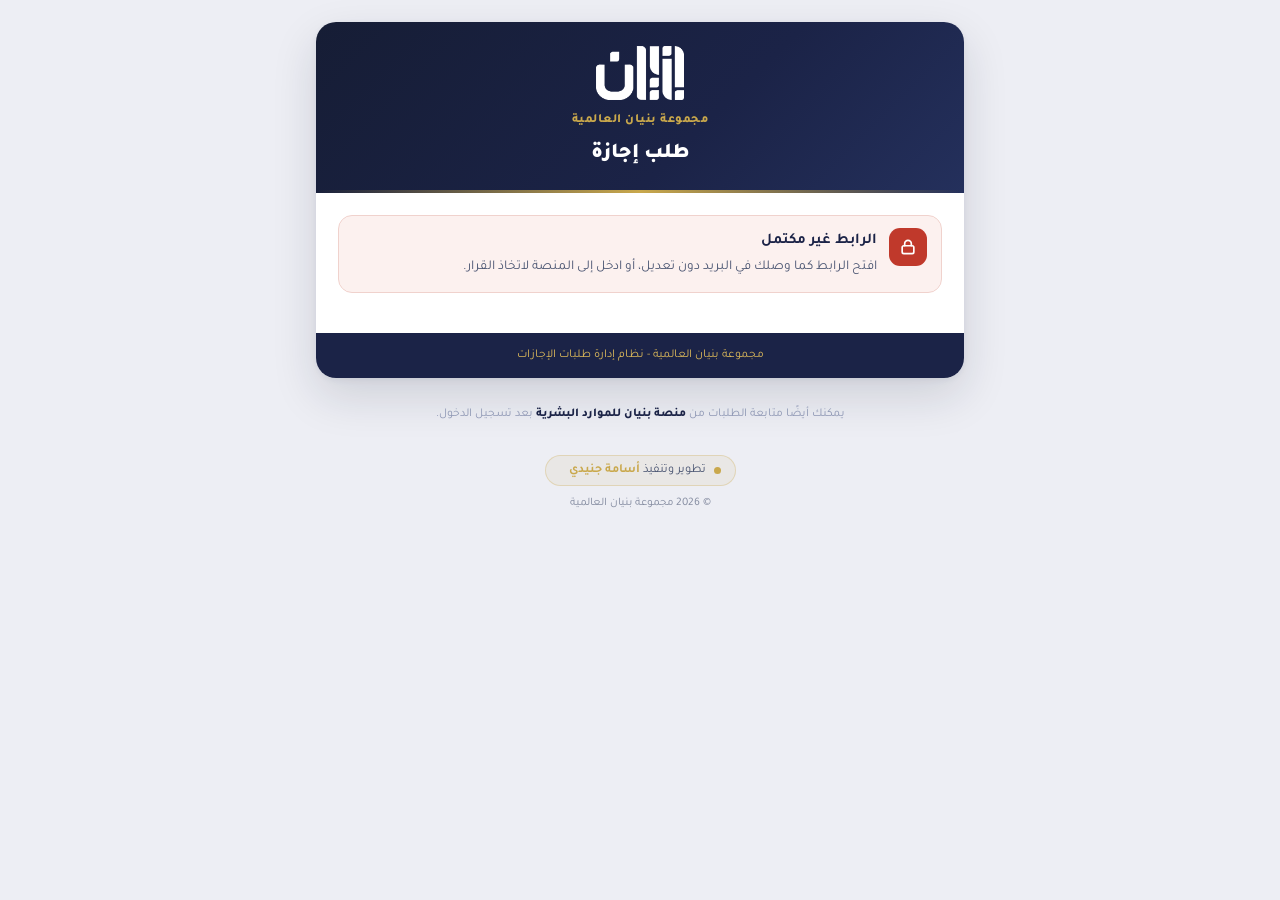
<file: decide.html>
<!doctype html>
<html lang="ar" dir="rtl">
<head>
<meta charset="utf-8">
<meta name="viewport" content="width=device-width, initial-scale=1, viewport-fit=cover">
<title>قرار طلب الإجازة · مجموعة بنيان العالمية</title>
<meta name="robots" content="noindex, nofollow">
<meta name="referrer" content="no-referrer">
<meta name="theme-color" content="#161D35">
<link rel="icon" type="image/png" sizes="64x64" href="favicon-64.png?v=3">
<link rel="icon" type="image/png" sizes="32x32" href="favicon-32.png?v=3">
<link rel="preconnect" href="https://fonts.googleapis.com">
<link rel="preconnect" href="https://fonts.gstatic.com" crossorigin>
<link rel="stylesheet" href="https://fonts.googleapis.com/css2?family=Tajawal:wght@400;500;700;800;900&display=swap">
<style>
:root{--nd:#161D35;--nv:#1B2347;--nc:#2D3A6B;--gd:#C9A84C;--gl:#DDB95A;--gp:#FBF5E6;--bg:#EDEEF4;--bd:#DDE1EE;--t2:#4A5572;--mu:#8E97B4;--gr:#1A6B3C;--rd:#C0392B;--card:#fff;--ink:#1B2347}
*{box-sizing:border-box}
html,body{margin:0}
body{background:var(--bg);color:var(--ink);font-family:Tajawal,'IBM Plex Sans Arabic',Tahoma,Arial,sans-serif;font-size:15px;line-height:1.75;-webkit-font-smoothing:antialiased;min-height:100vh}
.wrap{max-width:680px;margin:0 auto;padding:22px 16px 30px}
.card{background:var(--card);border-radius:20px;overflow:hidden;box-shadow:0 18px 46px rgba(22,29,53,.14),0 2px 6px rgba(22,29,53,.06)}
.hd{background:linear-gradient(135deg,var(--nd),var(--nv) 60%,#24305c);color:#fff;text-align:center;padding:24px 22px 20px;position:relative}
.hd:after{content:"";position:absolute;inset:auto 0 0 0;height:3px;background:linear-gradient(90deg,transparent,var(--gd),transparent)}
.hd img{height:54px;display:block;margin:0 auto 10px}
.hd .ent{color:var(--gd);font-size:12.5px;font-weight:800;letter-spacing:.5px}
.hd h1{margin:4px 0 0;font-size:21px;font-weight:900}
.hd .no[hidden]{display:none}
.hd .no{display:inline-block;margin-top:8px;direction:ltr;font-family:'IBM Plex Mono',Consolas,monospace;font-size:12.5px;background:rgba(255,255,255,.1);border:1px solid rgba(255,255,255,.18);padding:2px 10px;border-radius:99px;color:#E7EAF5}
.bd{padding:22px 22px 8px}
.hi{display:flex;gap:12px;align-items:flex-start;background:#F6F7FB;border:1px solid var(--bd);border-radius:14px;padding:12px 14px;margin-bottom:16px}
.hi .ico{flex:none;width:38px;height:38px;border-radius:11px;display:grid;place-items:center;background:var(--nv);color:var(--gl)}
.hi b{display:block;font-size:15px}
.hi span{font-size:13.5px;color:var(--t2)}
.hi.done{background:#F1F8F4;border-color:#CFE5D8}.hi.done .ico{background:var(--gr);color:#fff}
.hi.bad{background:#FCF1EF;border-color:#F0D2CD}.hi.bad .ico{background:var(--rd);color:#fff}
svg.i{width:20px;height:20px;fill:none;stroke:currentColor;stroke-width:2;stroke-linecap:round;stroke-linejoin:round}
.trail{display:flex;align-items:flex-start;gap:0;margin:4px 0 18px;padding:0;list-style:none}
.trail li{flex:1;text-align:center;position:relative;font-size:12px;color:var(--mu);font-weight:700}
.trail li:before{content:"";position:absolute;top:13px;left:50%;width:100%;height:2px;background:var(--bd);z-index:0}
.trail li:first-child:before{display:none}
.trail li i{position:relative;z-index:1;display:grid;place-items:center;width:28px;height:28px;margin:0 auto 4px;border-radius:50%;background:#fff;border:2px solid var(--bd);font-style:normal;font-size:12px;color:var(--mu)}
.trail li.ok i{background:var(--gr);border-color:var(--gr);color:#fff}.trail li.ok{color:var(--gr)}.trail li.ok:before{background:var(--gr)}
.trail li.now i{border-color:var(--gd);color:var(--nv);background:var(--gp);box-shadow:0 0 0 4px rgba(201,168,76,.18)}.trail li.now{color:var(--nv)}
.trail li.x i{background:var(--rd);border-color:var(--rd);color:#fff}.trail li.x{color:var(--rd)}
.trail li small{display:block;font-weight:500;font-size:11px;color:var(--mu)}
h2.sec{font-size:14px;margin:18px 0 8px;color:var(--nv);display:flex;align-items:center;gap:8px}
h2.sec:before{content:"";width:4px;height:16px;border-radius:2px;background:var(--gd)}
table.dt{width:100%;border-collapse:collapse;font-size:14px;border-radius:12px;overflow:hidden;border:1px solid var(--bd)}
table.dt td{padding:9px 12px;border-bottom:1px solid var(--bd);vertical-align:top}
table.dt tr:nth-child(even){background:var(--bg)}
table.dt tr:last-child td{border-bottom:0}
table.dt td:first-child{color:var(--mu);font-weight:800;width:36%;white-space:nowrap}
table.dt td:last-child{font-weight:700;color:var(--nv);word-break:break-word}
.sub{background:var(--gp);border:1px solid var(--gd);border-radius:14px;padding:12px 14px;margin:14px 0}
.sub .t{color:#9C7E2E;font-weight:800;font-size:13px;margin-bottom:6px}
.sub table.dt{border-color:#EADDB5}
.box{border-right:4px solid var(--nv);background:var(--bg);border-radius:10px;padding:10px 14px;margin:12px 0;font-size:14px}
.box b{display:block;color:var(--nv);font-size:13px}
.box a.att{display:block;margin-top:6px;color:var(--nv);font-weight:700;text-decoration:none}
.box.g{border-color:var(--gd);background:var(--gp)}.box.g b{color:#9C7E2E}
.box.r{border-color:var(--rd);background:#FCF1EF}.box.r b{color:var(--rd)}
table.ch{width:100%;border-collapse:collapse;font-size:13px;border:1px solid var(--bd);border-radius:12px;overflow:hidden;margin:6px 0 4px}
table.ch th{background:var(--nv);color:#fff;padding:8px 10px;text-align:right;font-weight:800}
table.ch td{padding:8px 10px;border-bottom:1px solid var(--bd)}
table.ch td.o{color:var(--rd);text-decoration:line-through}table.ch td.n{color:var(--gr);font-weight:800}
.dec{margin:20px 0 6px;padding:16px;border:1px solid var(--bd);border-radius:16px;background:#FAFBFD}
.dec label{display:block;font-weight:800;font-size:13.5px;margin-bottom:6px;color:var(--nv)}
textarea,input,select{width:100%;font:inherit;font-size:14.5px;color:var(--ink);background:#fff;border:1.5px solid var(--bd);border-radius:11px;padding:9px 12px;outline:none;transition:border-color .15s,box-shadow .15s}
textarea{min-height:76px;resize:vertical}
textarea:focus,input:focus,select:focus{border-color:var(--nc);box-shadow:0 0 0 3px rgba(45,58,107,.13)}
.fs-btn{min-height:44px;background:#fff;border:1.5px solid var(--bd);border-radius:11px;color:var(--ink);font-size:14.5px}
.fs-btn:focus-visible,.fs-btn.fs-open{border-color:var(--nc);box-shadow:0 0 0 3px rgba(45,58,107,.13)}
textarea.need{border-color:var(--rd);box-shadow:0 0 0 3px rgba(192,57,43,.13);background:#FFFBFA}
.hint{font-size:12.5px;color:var(--mu);margin-top:4px}
.err{color:var(--rd);font-size:13.5px;font-weight:700;min-height:1.4em;margin:8px 0 0}
.acts{display:grid;grid-template-columns:repeat(3,1fr);gap:10px;margin-top:12px}
.acts.two{grid-template-columns:1fr 1fr}
.btn{display:inline-flex;align-items:center;justify-content:center;gap:8px;font:inherit;font-weight:800;font-size:14.5px;border:0;border-radius:12px;padding:12px 14px;cursor:pointer;text-decoration:none;transition:transform .12s,filter .15s,box-shadow .15s}
.btn:hover{filter:brightness(1.06)}.btn:active{transform:scale(.98)}
.btn:disabled{opacity:.55;cursor:wait}
.btn:focus-visible{outline:3px solid var(--gl);outline-offset:2px}
.b-ok{background:var(--gr);color:#fff;box-shadow:0 6px 16px rgba(26,107,60,.25)}
.b-ed{background:var(--gd);color:var(--nd);box-shadow:0 6px 16px rgba(201,168,76,.28)}
.b-no{background:var(--rd);color:#fff;box-shadow:0 6px 16px rgba(192,57,43,.22)}
.b-ghost{background:#fff;color:var(--nv);border:1.5px solid var(--bd)}
.b-nv{background:var(--nv);color:#fff}
.pick{outline:3px solid var(--gl);outline-offset:3px;animation:pulse 1.6s ease-in-out 2}
@keyframes pulse{50%{outline-offset:6px}}
.grid{display:grid;grid-template-columns:1fr 1fr;gap:12px}
.grid .w{grid-column:1/-1}
.fl label{font-size:13px}
.days{display:flex;align-items:center;gap:8px;background:var(--gp);border:1px dashed var(--gd);border-radius:11px;padding:8px 12px;font-size:13.5px;color:#7A6224;font-weight:700}
.res{text-align:center;padding:26px 10px 10px}
.res .big{width:68px;height:68px;border-radius:50%;display:grid;place-items:center;margin:0 auto 12px;color:#fff;background:var(--gr);box-shadow:0 10px 26px rgba(26,107,60,.3)}
.res .big.r{background:var(--rd);box-shadow:0 10px 26px rgba(192,57,43,.3)}
.res .big svg{width:34px;height:34px;stroke-width:2.4}
.res h3{margin:0 0 4px;font-size:19px}
.res p{margin:0 auto;max-width:440px;color:var(--t2)}
.load{padding:60px 10px;text-align:center;color:var(--t2)}
.load i{display:block;width:36px;height:36px;margin:0 auto 12px;border-radius:50%;border:3px solid var(--bd);border-top-color:var(--gd);animation:sp .8s linear infinite}
@keyframes sp{to{transform:rotate(360deg)}}
.ft{text-align:center;color:var(--mu);font-size:12px;padding:14px 10px 4px}
.ft a{color:var(--nv);font-weight:800;text-decoration:none}
.ft2{background:var(--nv);color:var(--gl);text-align:center;font-size:12px;padding:12px;margin-top:16px}
.oj-sign{--oj-accent:#f97415;display:flex;flex-direction:column;align-items:center;gap:8px;direction:rtl;font-family:inherit;text-align:center;padding:14px 0;color:var(--t2)}
.oj2{display:inline-flex;flex-direction:column;align-items:center;white-space:nowrap;font-size:12.5px;line-height:1.2;color:inherit;background:color-mix(in srgb,var(--oj-accent) 9%,transparent);border:1px solid color-mix(in srgb,var(--oj-accent) 30%,transparent);border-radius:22px;padding:7px 14px;text-decoration:none;transition:background .3s,box-shadow .3s}
.oj2-row{display:inline-flex;align-items:center;gap:8px}
.oj2 b{color:var(--oj-accent);font-weight:700}
.oj2-dot{flex:none;width:7px;height:7px;border-radius:50%;background:var(--oj-accent)}
.oj2-mail{display:inline-block;max-width:0;overflow:hidden;opacity:0;white-space:nowrap;direction:ltr;unicode-bidi:isolate;font-size:11.5px;border-right:1px solid color-mix(in srgb,var(--oj-accent) 35%,transparent);transition:max-width .45s,opacity .3s,padding .45s}
.oj2:hover .oj2-mail,.oj2:focus-visible .oj2-mail{max-width:22em;opacity:.85;padding-right:9px}
.oj2-role{display:block;max-height:0;overflow:hidden;opacity:0;font-size:11px;transition:max-height .4s,opacity .35s,margin .4s,padding .4s}
.oj2:hover .oj2-role,.oj2:focus-visible .oj2-role{max-height:2em;opacity:.8;margin-top:5px;padding-top:5px;border-top:1px solid color-mix(in srgb,var(--oj-accent) 25%,transparent)}
.oj2-copy{font-size:11.5px;opacity:.65}
@media (max-width:560px){
  .wrap{padding:0 0 20px}
  .card{border-radius:0;box-shadow:none}
  .bd{padding:18px 14px 6px}
  .acts{grid-template-columns:1fr}
  .grid{grid-template-columns:1fr}
  table.dt td:first-child{white-space:normal;width:40%}
  .trail li{font-size:11px}
}
@media print{.dec,.ft,.oj-sign{display:none}body{background:#fff}.card{box-shadow:none}}
</style>
</head>
<body>
<main class="wrap">
  <div class="card">
    <header class="hd">
      <img id="lg" alt="بنيان" src="data:,">
      <div class="ent" id="ent">مجموعة بنيان العالمية</div>
      <h1 id="ttl">طلب إجازة</h1>
      <span class="no" id="no" hidden></span>
    </header>
    <div class="bd" id="app"><div class="load"><i></i>جارٍ فتح الطلب…</div></div>
    <div class="ft2">مجموعة بنيان العالمية - نظام إدارة طلبات الإجازات</div>
  </div>
  <p class="ft">يمكنك أيضًا متابعة الطلبات من <a href="./">منصة بنيان للموارد البشرية</a> بعد تسجيل الدخول.</p>
  <div class="oj-sign" data-accent="#C9A84C">
    <a class="oj2" href="mailto:osama.mo.bonyan@gmail.com?subject=%D8%A7%D8%B3%D8%AA%D9%81%D8%B3%D8%A7%D8%B1%20%D8%AA%D9%82%D9%86%D9%8A%20%E2%80%94%20%D9%86%D8%B8%D8%A7%D9%85%20%D8%A7%D9%84%D8%A5%D8%AC%D8%A7%D8%B2%D8%A7%D8%AA">
      <span class="oj2-row"><span class="oj2-dot"></span><span class="oj2-txt">تطوير وتنفيذ <b>أسامة جنيدي</b></span><span class="oj2-mail">osama.mo.bonyan@gmail.com</span></span>
      <span class="oj2-role">أخصائي بيانات ومطوّر أنظمة</span>
    </a>
    <div class="oj2-copy">© <span class="oj2-year">2026</span> مجموعة بنيان العالمية</div>
  </div>
</main>
<script src="logos.js?v=20261122c"></script>
<script src="decide.js?v=20261122c"></script>
<script src="signature.js?v=20261122c"></script>
<script src="fancy-select.js?v=20261122c"></script>
</body>
</html>
</file>
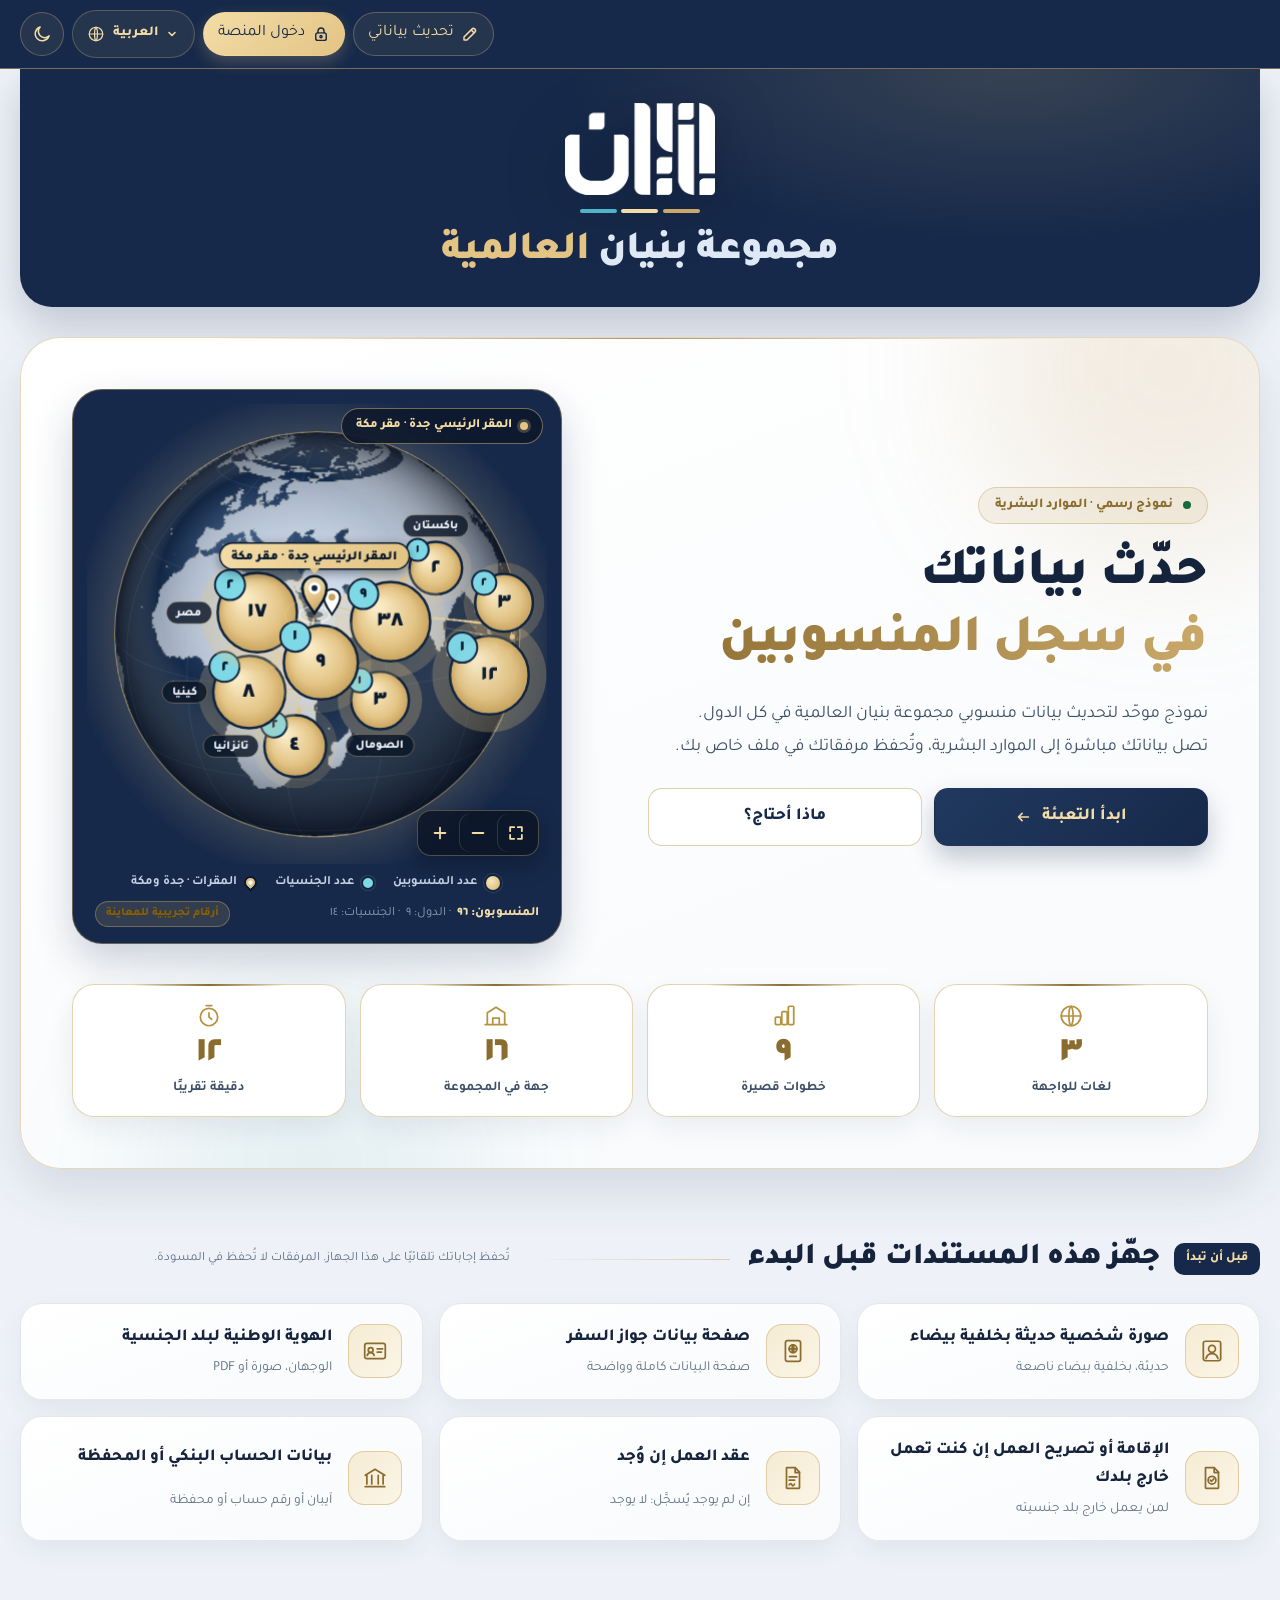
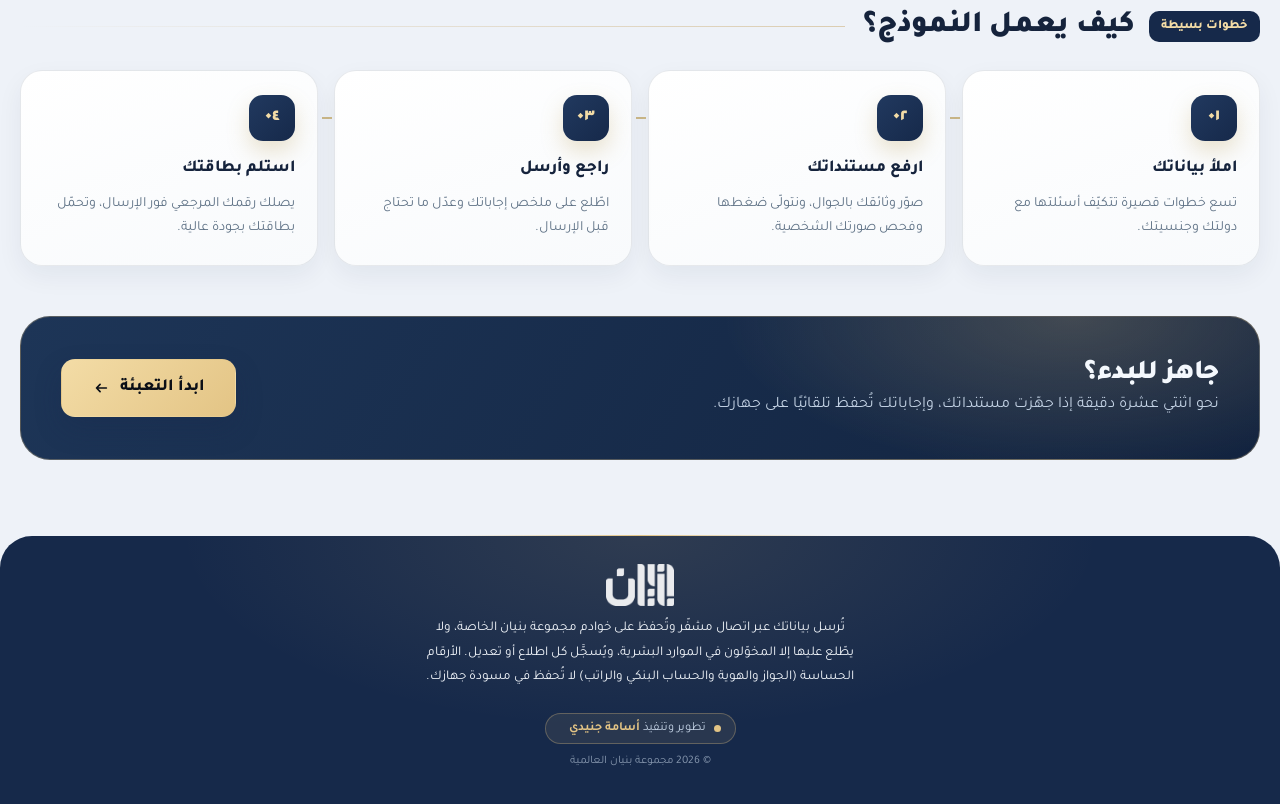
<file: register.html>
<!doctype html>
<html lang="ar" dir="rtl" class="js">
<head>
<meta charset="utf-8">
<meta name="viewport" content="width=device-width, initial-scale=1, viewport-fit=cover">
<title>نموذج تحديث بيانات المنسوبين · مجموعة بنيان العالمية</title>
<meta name="description" content="نموذج رسمي من الموارد البشرية في مجموعة بنيان العالمية لتحديث بيانات المنسوبين ورفع مستنداتهم في سجل المنسوبين، بالعربية والإنجليزية والإندونيسية.">
<meta property="og:type" content="website">
<meta property="og:site_name" content="الموارد البشرية · مجموعة بنيان العالمية">
<meta property="og:title" content="نموذج تحديث بيانات المنسوبين · مجموعة بنيان العالمية">
<meta property="og:description" content="نموذج رسمي من الموارد البشرية: عبّئ بياناتك وارفع مستنداتك في سجل المنسوبين خلال دقائق.">
<meta property="og:url" content="https://hr.bonyanglobal.com/register.html">
<meta property="og:image" content="https://hr.bonyanglobal.com/og.jpg">
<meta property="og:image:width" content="1200">
<meta property="og:image:height" content="630">
<meta property="og:image:alt" content="نموذج تحديث بيانات المنسوبين — مجموعة بنيان العالمية">
<meta property="og:locale" content="ar_SA">
<meta name="twitter:card" content="summary_large_image">
<meta name="twitter:title" content="نموذج تحديث بيانات المنسوبين · مجموعة بنيان العالمية">
<meta name="twitter:image" content="https://hr.bonyanglobal.com/og.jpg">
<meta name="robots" content="noindex, nofollow">
<meta name="theme-color" content="#0f1f38">
<script src="theme.js?v=20261122c"></script>
<link rel="icon" type="image/png" sizes="64x64" href="favicon-64.png?v=3">
<link rel="icon" type="image/png" sizes="32x32" href="favicon-32.png?v=3">
<link rel="preconnect" href="https://fonts.googleapis.com">
<link rel="preconnect" href="https://fonts.gstatic.com" crossorigin>
<link rel="stylesheet" href="https://fonts.googleapis.com/css2?family=Tajawal:wght@300;400;500;700;800;900&family=IBM+Plex+Mono:wght@400;500&display=swap">
<link rel="stylesheet" href="style.css?v=20261122c">
<style>
.oj-sign{--oj-accent:#f97415;display:flex;flex-direction:column;align-items:center;gap:8px;direction:rtl;font-family:inherit;text-align:center;padding:14px 0}
.oj2{display:inline-flex;flex-direction:column;align-items:center;white-space:nowrap;font-size:12.5px;line-height:1.2;color:inherit;
  background:color-mix(in srgb,var(--oj-accent) 9%,transparent);
  border:1px solid color-mix(in srgb,var(--oj-accent) 30%,transparent);
  border-radius:22px;padding:7px 14px;text-decoration:none;transition:background .3s,box-shadow .3s}
.oj2-row{display:inline-flex;align-items:center;gap:8px}
.oj2:hover{background:color-mix(in srgb,var(--oj-accent) 16%,transparent);box-shadow:0 4px 14px color-mix(in srgb,var(--oj-accent) 22%,transparent)}
.oj2-txt{white-space:nowrap}
.oj2 b{color:var(--oj-accent);font-weight:700}
.oj2-dot{flex:none;width:7px;height:7px;border-radius:50%;background:var(--oj-accent);animation:oj2p 2s infinite}
@keyframes oj2p{0%{box-shadow:0 0 0 0 color-mix(in srgb,var(--oj-accent) 55%,transparent)}70%,100%{box-shadow:0 0 0 7px transparent}}
.oj2-mail{display:inline-block;max-width:0;overflow:hidden;opacity:0;white-space:nowrap;direction:ltr;unicode-bidi:isolate;font-size:11.5px;
  border-right:1px solid color-mix(in srgb,var(--oj-accent) 35%,transparent);transition:max-width .45s,opacity .3s,padding .45s}
.oj2:hover .oj2-mail,.oj2:focus-visible .oj2-mail{max-width:22em;opacity:.85;padding-right:9px}
.oj2-role{display:block;max-height:0;overflow:hidden;opacity:0;font-size:11px;letter-spacing:.2px;
  transition:max-height .4s,opacity .35s,margin .4s,padding .4s}
.oj2:hover .oj2-role,.oj2:focus-visible .oj2-role{max-height:2em;opacity:.8;margin-top:5px;padding-top:5px;
  border-top:1px solid color-mix(in srgb,var(--oj-accent) 25%,transparent)}
.oj2-copy{font-size:11.5px;opacity:.65}
@media (prefers-reduced-motion:reduce){.oj2-dot{animation:none}}
</style>
</head>
<body>

<div class="scroll-bar" aria-hidden="true"><i id="scrollBar"></i></div>
<header class="top" id="top">
  <div class="wrap top-in">
    <div class="top-brand">
      <a href="#" id="logoBox" class="logo-box"></a>
      <div class="top-txt">
        <p id="brandDept" class="eyebrow"></p>
        <p id="brandTitle" class="brand-title"></p>
      </div>
    </div>
    <div class="top-end">
      <button type="button" class="hdr-btn hdr-back" id="btnHome" hidden><svg viewBox="0 0 24 24" aria-hidden="true"><path d="M10 6 4 12l6 6M4 12h16"/></svg><span id="btnHomeLbl"></span></button>
      <a href="update.html" class="hdr-btn upd-btn" id="updBtn"><svg viewBox="0 0 24 24" aria-hidden="true"><path d="M4 20h4L18.5 9.5a2.1 2.1 0 0 0-4-4L4 16zM13.5 6.5l4 4"/></svg><span id="updBtnLbl"></span></a>
      <a href="./" class="hdr-btn hr" id="hrBtn"><svg viewBox="0 0 24 24" aria-hidden="true"><rect x="5" y="10.5" width="14" height="10" rx="2.5"/><path d="M8 10.5V8a4 4 0 0 1 8 0v2.5"/><circle cx="12" cy="15.5" r="1.4"/></svg><span id="hrBtnLbl"></span></a>
      <div id="langSwitch" class="lang" role="group"></div>
      <button type="button" class="theme-btn" id="themeBtn">
        <svg class="moon" viewBox="0 0 24 24" aria-hidden="true"><path d="M20.5 14.2A8.5 8.5 0 1 1 9.8 3.5a7 7 0 0 0 10.7 10.7z"/></svg>
        <svg class="sun" viewBox="0 0 24 24" aria-hidden="true"><circle cx="12" cy="12" r="4.2"/><path d="M12 2.5v2.2M12 19.3v2.2M2.5 12h2.2M19.3 12h2.2M5.3 5.3l1.6 1.6M17.1 17.1l1.6 1.6M5.3 18.7l1.6-1.6M17.1 6.9l1.6-1.6"/></svg>
      </button>
    </div>
  </div>
</header>

<main class="main">
  <div id="welcome" class="welcome" hidden></div>

  <section id="wizard" class="wrap wizard" hidden>
    <aside class="side">
      <div class="side-card">
        <p class="side-card-h"><span class="live" aria-hidden="true"></span><span id="sideCardCap"></span></p>
        <div class="side-card-box"><div class="idcard-wrap" id="cardWrapSide"></div></div>
        <p class="card-hint" id="sideCardHint"></p>
      </div>
      <ol id="stepper" class="stepper"></ol>
    </aside>
    <div class="panel">
      <div class="progress" aria-hidden="true">
        <div class="blocks" id="blocks"></div>
        <span class="progress-lbl" id="progLabel"></span>
      </div>
      <form id="form" novalidate autocomplete="on">
        <input type="text" id="hp" name="website" class="hp" tabindex="-1" autocomplete="off" aria-hidden="true">
        <div id="stepBody"></div>
        <div class="nav">
          <button type="button" id="btnPrev" class="btn ghost"></button>
          <button type="button" id="btnNext" class="btn primary"><span id="btnNextLbl"></span><svg class="arr" viewBox="0 0 20 20" aria-hidden="true"><path d="M4 10h11m-4-4 4 4-4 4" fill="none" stroke="currentColor" stroke-width="1.8" stroke-linecap="round" stroke-linejoin="round"/></svg></button>
        </div>
      </form>
    </div>
  </section>

  <section id="success" class="wrap success" hidden></section>
</main>

<footer class="foot">
  <div class="wrap foot-in">
    <span id="footLogo" class="foot-logo-box"></span>
    <p id="footPrivacy" class="foot-privacy"></p>
    <!-- ═══════ توقيع المطوّر: أسامة جنيدي ═══════
         الصقه في آخر الصفحة (داخل التذييل أو قبل </body>).
         - يأخذ اللون الأساسي من هوية الموقع تلقائياً، والخط ولون النص من الصفحة نفسها.
         - لتحديد اللون يدوياً: أضف data-accent="#لون" على <div class="oj-sign">
         - السنة تتحدث تلقائياً مع بداية كل سنة جديدة.
    -->
    <div class="oj-sign" data-accent="#e3c485">
      <a class="oj2" href="mailto:osama.mo.bonyan@gmail.com?subject=%D8%AA%D9%88%D8%A7%D8%B5%D9%84%20%D8%A8%D8%AE%D8%B5%D9%88%D8%B5%20%D8%A7%D9%84%D9%86%D8%B8%D8%A7%D9%85">
        <span class="oj2-row">
          <span class="oj2-dot"></span>
          <span class="oj2-txt">تطوير وتنفيذ <b>أسامة جنيدي</b></span>
          <span class="oj2-mail">osama.mo.bonyan@gmail.com</span>
        </span>
        <span class="oj2-role">أخصائي بيانات ومطوّر أنظمة</span>
      </a>
      <div class="oj2-copy">© <span class="oj2-year">2026</span> مجموعة بنيان العالمية</div>
    </div>
  </div>
</footer>

<div id="overlay" class="overlay" role="dialog" aria-modal="true" aria-live="polite" hidden>
  <div class="ov-card">
    <div class="ov-orbit" aria-hidden="true"><span></span><span></span><span></span></div>
    <p id="ovText"></p>
    <div class="ov-track"><div id="ovBar"></div></div>
    <p id="ovErr" class="err" hidden></p>
    <div id="ovActions" class="ov-actions" hidden>
      <button type="button" id="ovClose" class="btn ghost"></button>
      <button type="button" id="ovRetry" class="btn primary"></button>
    </div>
  </div>
</div>
<div id="toast" class="toast" role="status" aria-live="polite"></div>

<script src="config.js?v=20261122c"></script>
<script src="i18n.js?v=20261122c"></script>
<script src="countries.js?v=20261122c"></script>
<script src="names.js?v=20261122c"></script>
<script src="places.js?v=20261122c"></script>
<script src="logos.js?v=20261122c"></script>
<script src="entity-logos.js?v=20261122c"></script>
<script src="centroids.js?v=20261122c"></script>
<script src="land.js?v=20261122c"></script>
<script src="globe.js?v=20261122c"></script>
<script src="gifenc.js?v=20261122c"></script>
<script src="app.js?v=20261122c"></script>
<script src="signature.js?v=20261122c"></script>
<script src="fancy-select.js?v=20261122c"></script>
</body>
</html>
</file>
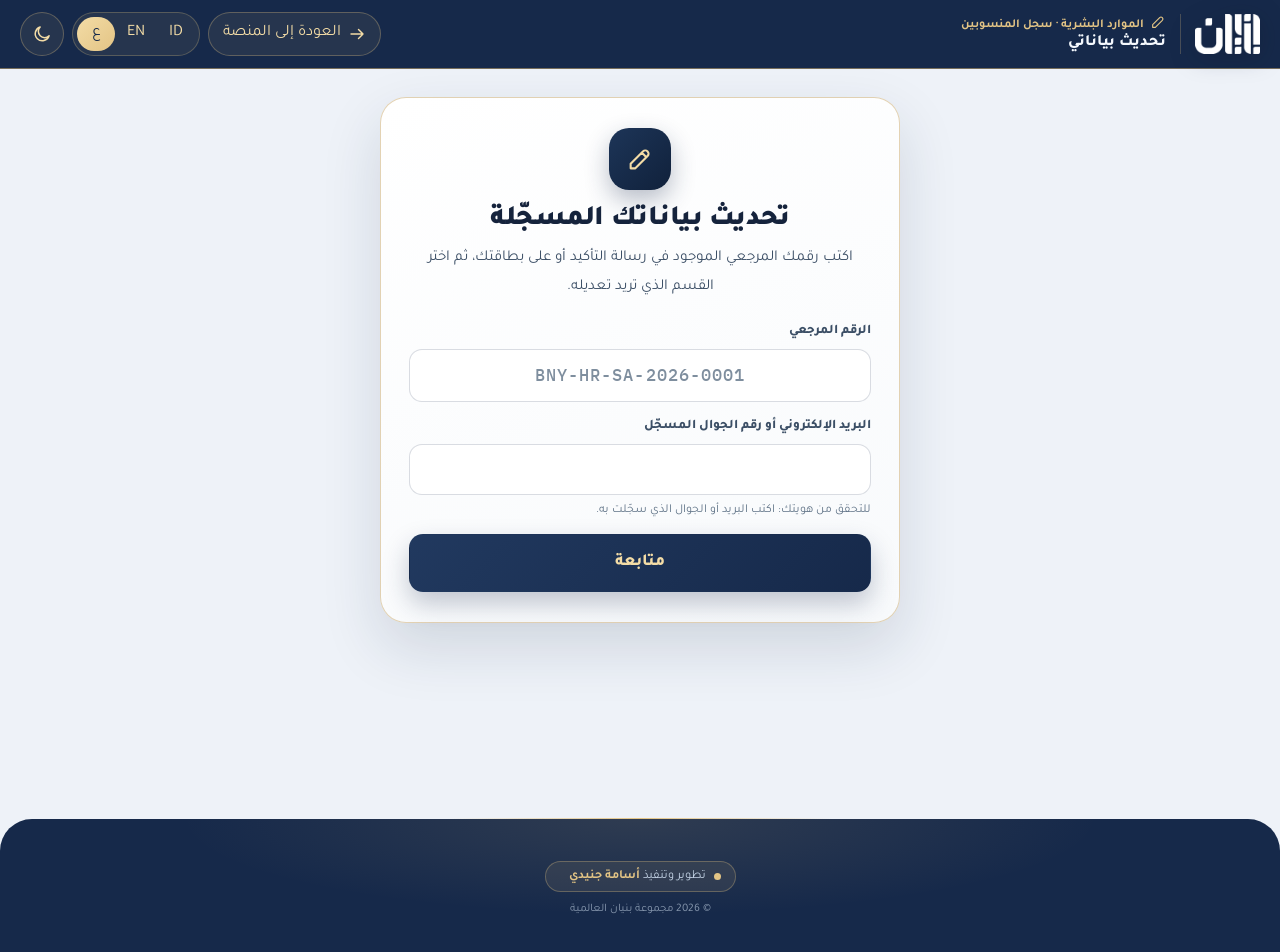
<file: update.html>
<!doctype html>
<html lang="ar" dir="rtl" class="js">
<head>
<meta charset="utf-8">
<meta name="viewport" content="width=device-width, initial-scale=1, viewport-fit=cover">
<title>تحديث بياناتي · Bonyan HR</title>
<meta name="robots" content="noindex, nofollow">
<meta name="theme-color" content="#0f1f38">
<script src="theme.js?v=20261122c"></script>
<link rel="icon" type="image/png" sizes="64x64" href="favicon-64.png?v=3">
<link rel="icon" type="image/png" sizes="32x32" href="favicon-32.png?v=3">
<link rel="preconnect" href="https://fonts.googleapis.com">
<link rel="preconnect" href="https://fonts.gstatic.com" crossorigin>
<link rel="stylesheet" href="https://fonts.googleapis.com/css2?family=Tajawal:wght@300;400;500;700;800;900&family=IBM+Plex+Mono:wght@400;500&display=swap">
<link rel="stylesheet" href="style.css?v=20261122c">
<style>
.oj-sign{--oj-accent:#f97415;display:flex;flex-direction:column;align-items:center;gap:8px;direction:rtl;font-family:inherit;text-align:center;padding:14px 0}
.oj2{display:inline-flex;flex-direction:column;align-items:center;white-space:nowrap;font-size:12.5px;line-height:1.2;color:inherit;
  background:color-mix(in srgb,var(--oj-accent) 9%,transparent);
  border:1px solid color-mix(in srgb,var(--oj-accent) 30%,transparent);
  border-radius:22px;padding:7px 14px;text-decoration:none;transition:background .3s,box-shadow .3s}
.oj2-row{display:inline-flex;align-items:center;gap:8px}
.oj2:hover{background:color-mix(in srgb,var(--oj-accent) 16%,transparent);box-shadow:0 4px 14px color-mix(in srgb,var(--oj-accent) 22%,transparent)}
.oj2-txt{white-space:nowrap}
.oj2 b{color:var(--oj-accent);font-weight:700}
.oj2-dot{flex:none;width:7px;height:7px;border-radius:50%;background:var(--oj-accent);animation:oj2p 2s infinite}
@keyframes oj2p{0%{box-shadow:0 0 0 0 color-mix(in srgb,var(--oj-accent) 55%,transparent)}70%,100%{box-shadow:0 0 0 7px transparent}}
.oj2-mail{display:inline-block;max-width:0;overflow:hidden;opacity:0;white-space:nowrap;direction:ltr;unicode-bidi:isolate;font-size:11.5px;
  border-right:1px solid color-mix(in srgb,var(--oj-accent) 35%,transparent);transition:max-width .45s,opacity .3s,padding .45s}
.oj2:hover .oj2-mail,.oj2:focus-visible .oj2-mail{max-width:22em;opacity:.85;padding-right:9px}
.oj2-role{display:block;max-height:0;overflow:hidden;opacity:0;font-size:11px;letter-spacing:.2px;
  transition:max-height .4s,opacity .35s,margin .4s,padding .4s}
.oj2:hover .oj2-role,.oj2:focus-visible .oj2-role{max-height:2em;opacity:.8;margin-top:5px;padding-top:5px;
  border-top:1px solid color-mix(in srgb,var(--oj-accent) 25%,transparent)}
.oj2-copy{font-size:11.5px;opacity:.65}
@media (prefers-reduced-motion:reduce){.oj2-dot{animation:none}}
</style>
</head>
<body class="admin-page upd-page" data-view="update">

<header class="top stuck adm-bar" id="top">
  <div class="wrap top-in">
    <div class="top-brand">
      <span class="logo-box" id="updLogo" style="opacity:1;transform:none"></span>
      <div class="top-txt" style="opacity:1;transform:none">
        <p class="eyebrow"><span class="lock-mini"><svg viewBox="0 0 24 24" aria-hidden="true"><path d="M4 20h4L18.5 9.5a2.1 2.1 0 0 0-4-4L4 16z"/></svg></span><span id="updBarE"></span></p>
        <p class="brand-title" id="updBarT"></p>
      </div>
    </div>
    <div class="top-end">
      <a href="./" class="hdr-btn hdr-back" id="updBack"><svg viewBox="0 0 24 24" aria-hidden="true"><path d="M10 6 4 12l6 6M4 12h16"/></svg><span id="updBackLbl"></span></a>
      <div class="adm-lang" id="updLang" role="group" aria-label="Language">
        <button type="button" data-lang="ar" lang="ar">ع</button><button type="button" data-lang="en">EN</button><button type="button" data-lang="id">ID</button>
      </div>
      <button type="button" class="theme-btn" id="themeBtn" aria-label="Theme">
        <svg class="moon" viewBox="0 0 24 24" aria-hidden="true"><path d="M20.5 14.2A8.5 8.5 0 1 1 9.8 3.5a7 7 0 0 0 10.7 10.7z"/></svg>
        <svg class="sun" viewBox="0 0 24 24" aria-hidden="true"><circle cx="12" cy="12" r="4.2"/><path d="M12 2.5v2.2M12 19.3v2.2M2.5 12h2.2M19.3 12h2.2M5.3 5.3l1.6 1.6M17.1 17.1l1.6 1.6M5.3 18.7l1.6-1.6M17.1 6.9l1.6-1.6"/></svg>
      </button>
    </div>
  </div>
</header>

<main class="main">
  <section id="upd" class="wrap upd"></section>
</main>

<footer class="foot">
  <div class="wrap foot-in">
    <div class="oj-sign" data-accent="#e3c485">
      <a class="oj2" href="mailto:osama.mo.bonyan@gmail.com?subject=%D8%AA%D9%88%D8%A7%D8%B5%D9%84%20%D8%A8%D8%AE%D8%B5%D9%88%D8%B5%20%D8%A7%D9%84%D9%86%D8%B8%D8%A7%D9%85">
        <span class="oj2-row">
          <span class="oj2-dot"></span>
          <span class="oj2-txt">تطوير وتنفيذ <b>أسامة جنيدي</b></span>
          <span class="oj2-mail">osama.mo.bonyan@gmail.com</span>
        </span>
        <span class="oj2-role">أخصائي بيانات ومطوّر أنظمة</span>
      </a>
      <div class="oj2-copy">© <span class="oj2-year">2026</span> مجموعة بنيان العالمية</div>
    </div>
  </div>
</footer>
<div id="toast" class="toast" role="status" aria-live="polite"></div>

<script src="config.js?v=20261122c"></script>
<script src="i18n.js?v=20261122c"></script>
<script src="countries.js?v=20261122c"></script>
<script src="logos.js?v=20261122c"></script>
<script src="entity-logos.js?v=20261122c"></script>
<script src="lib-mode.js?v=20261122c"></script>
<script src="gifenc.js?v=20261122c"></script>
<script src="app.js?v=20261122c"></script>
<script src="update.js?v=20261122c"></script>
<script src="signature.js?v=20261122c"></script>
<script src="fancy-select.js?v=20261122c"></script>
</body>
</html>
</file>
<file: style.css>
/* ============================================================
   Bonyan HR · استبانة بيانات المنسوبين — التصميم (v5)
   الهوية: ثيم بنيان الكحلي بزخرفة ذهبية، على نهج مواقع مجموعة بنيان
   (Tajawal، كحلي عميق، ذهبي دافئ، بطاقات زجاجية بحافة ذهبية مضيئة،
   وشعار بنيان الأبيض فقط).
   ============================================================ */
/* ---------- الألوان: الوضع الليلي (افتراضي في الكود) — كحلي أفتح على نهج «مهام الربع الرابع» ---------- */
:root,
:root[data-theme="light"] :is(.top, .hero-brand, .hero-glass, .side-card, .globe-card, .adm-globe, .cta-band, .foot, .idcard-wrap, .review-card-box, .success-cardbox) {
  --bg-0: #162942;
  --bg-1: #0f1f38;
  --body-grad: radial-gradient(60% 50% at 80% 0%, rgba(227, 196, 133, .14), transparent 60%), radial-gradient(55% 45% at 10% 12%, rgba(95, 217, 230, .08), transparent 60%), radial-gradient(50% 50% at 50% 100%, rgba(169, 155, 255, .06), transparent 60%), linear-gradient(180deg, #16294a, #0f1f38);
  --pattern-op: .12;
  --card: linear-gradient(160deg, #21385a, #1b3050);
  --glass: linear-gradient(160deg, rgba(33, 56, 90, .88), rgba(27, 48, 80, .88));
  --pop: linear-gradient(180deg, #24406a, #1b3050);
  --head-bg: rgba(17, 32, 58, .82);
  --head-bg-2: rgba(17, 32, 58, .92);
  --gold-rgb: 227 196 133;
  --gold2-rgb: 243 220 166;
  --ink-rgb: 255 255 255;
  --well-rgb: 9 18 34;
  --shade-rgb: 8 18 35;
  --accent-bg: linear-gradient(135deg, #f3dca6, #e3c485);
  --on-accent: #0b0f17;
  --line: rgba(227, 196, 133, .30);
  --line-2: rgba(227, 196, 133, .48);
  --line-soft: rgba(255, 255, 255, .09);
  --tint: rgba(255, 255, 255, .04);
  --tint-gold: rgba(227, 196, 133, .08);
  --field: rgba(9, 18, 34, .32);
  --field-hover: rgba(9, 18, 34, .42);
  --gold: #e3c485;
  --gold-2: #f3dca6;
  --gold-deep: #c9a86a;
  --cyan: #5fd9e6;
  --txt: #f4f8fd;
  --txt-2: #c3d2e4;
  --txt-3: #8ba0bb;
  --ok: #5fe0a0; --ok-soft: rgba(95, 224, 160, .12);
  --warn: #ffd27a; --warn-soft: rgba(255, 210, 122, .12);
  --bad: #ff8893; --bad-soft: rgba(255, 136, 147, .12);
  --info: #9fe6f0; --info-soft: rgba(127, 216, 230, .12);
  --shadow-sm: 0 8px 22px rgba(8, 18, 35, .28);
  --shadow: 0 18px 44px rgba(8, 18, 35, .42);
  --shadow-lg: 0 24px 60px rgba(8, 18, 35, .55);
  --ink: var(--txt); --ink-2: var(--txt-2); --ink-3: var(--txt-3);
  color-scheme: dark;
}
/* ---------- الوضع النهاري — أبيض وكحلي وذهبي كما في «مهام الربع الرابع» ---------- */
:root[data-theme="light"] {
  --bg-0: #eef2f8;
  --bg-1: #e4eaf3;
  --body-grad: radial-gradient(60% 50% at 82% 0%, rgba(201, 168, 106, .16), transparent 60%), radial-gradient(55% 45% at 8% 12%, rgba(11, 120, 134, .07), transparent 60%), linear-gradient(180deg, #eef2f8, #e4eaf3);
  --pattern-op: .26;
  --card: linear-gradient(160deg, #ffffff, #f8fafc);
  --glass: linear-gradient(160deg, #ffffff, #f8fafc);
  --pop: #ffffff;
  --head-bg: #16294a;
  --head-bg-2: rgba(22, 41, 74, .96);
  --gold-rgb: 181 146 63;
  --gold2-rgb: 138 108 46;
  --ink-rgb: 22 41 74;
  --well-rgb: 255 255 255;
  --shade-rgb: 22 41 74;
  --accent-bg: linear-gradient(135deg, #21395f, #16294a);
  --on-accent: #f3dca6;
  --line: rgba(201, 168, 106, .5);
  --line-2: rgba(181, 146, 63, .7);
  --line-soft: rgba(22, 41, 74, .12);
  --tint: rgba(22, 41, 74, .035);
  --tint-gold: rgba(201, 168, 106, .14);
  --field: #ffffff;
  --field-hover: #ffffff;
  --gold: #b5923f;
  --gold-2: #8a6c2e;
  --gold-deep: #6f561f;
  --cyan: #0b7886;
  --txt: #15233c;
  --txt-2: #3c4f66;
  --txt-3: #5f7286;
  --ok: #146c3c; --ok-soft: rgba(20, 108, 60, .09);
  --warn: #8a5f00; --warn-soft: rgba(189, 132, 16, .11);
  --bad: #a32232; --bad-soft: rgba(163, 34, 50, .08);
  --info: #0b6976; --info-soft: rgba(11, 120, 134, .09);
  --shadow-sm: 0 6px 16px rgba(22, 41, 74, .07);
  --shadow: 0 14px 34px rgba(22, 41, 74, .10);
  --shadow-lg: 0 22px 50px rgba(22, 41, 74, .14);
  --ink: var(--txt); --ink-2: var(--txt-2); --ink-3: var(--txt-3);
  color-scheme: light;
}
:root {
  --navy: #2B3155;
  --navy-deep: #191D38;
  --f-display: "Tajawal", "Geeza Pro", system-ui, sans-serif;
  --f-body: "Tajawal", "Geeza Pro", system-ui, -apple-system, "Segoe UI", Tahoma, sans-serif;
  --f-mono: "IBM Plex Mono", ui-monospace, Menlo, Consolas, monospace;
  --r: 14px;
  --r-lg: 28px;
  --ease: cubic-bezier(.2, .8, .2, 1);
  --spring: cubic-bezier(.34, 1.56, .64, 1);
}

*, *::before, *::after { box-sizing: border-box; }
html { -webkit-text-size-adjust: 100%; scroll-behavior: smooth; scroll-padding-top: 96px; background: var(--bg-0); }
body {
  margin: 0; min-height: 100vh; color: var(--txt); background: var(--bg-0); font-family: var(--f-body);
  font-size: 16px; line-height: 1.7; -webkit-font-smoothing: antialiased; text-rendering: optimizeLegibility; overflow-x: hidden; position: relative;
}
/* خلفية: تدرّج كحلي + توهج ذهبي وسماوي خفيف */
body::before { content: ""; position: fixed; inset: 0; z-index: -2; pointer-events: none; background: var(--body-grad); }
/* زخرفة خطوط عربية ذهبية خافتة */
body::after {
  content: ""; position: fixed; inset: 0; z-index: -1; pointer-events: none; opacity: var(--pattern-op);
  background-repeat: repeat; background-size: 560px 560px;
  background-image: url("data:image/svg+xml,%3Csvg xmlns='http://www.w3.org/2000/svg' width='560' height='560' viewBox='0 0 560 560'%3E%3Cg fill='none' stroke='%23e3c485' stroke-width='2' stroke-linecap='round' opacity='0.5'%3E%3Cpath d='M60 120 q40 -50 80 0 t80 0'/%3E%3Cpath d='M300 90 h70 a18 18 0 0 1 18 18 v40'/%3E%3Cpath d='M430 200 q30 40 0 80 t-50 30'/%3E%3Cpath d='M120 320 h60 m-30 -20 v60'/%3E%3Cpath d='M250 380 q40 -40 80 0 q40 40 80 0'/%3E%3Cpath d='M80 460 a26 26 0 1 0 0.1 0'/%3E%3Cpath d='M420 440 h50 a16 16 0 0 1 16 16 v34'/%3E%3Cpath d='M180 200 q-30 30 0 60'/%3E%3Cpath d='M330 470 q30 -30 60 0'/%3E%3Ccircle cx='150' cy='250' r='4' fill='%23e3c485' stroke='none'/%3E%3Ccircle cx='400' cy='130' r='4' fill='%23e3c485' stroke='none'/%3E%3Ccircle cx='270' cy='320' r='4' fill='%23e3c485' stroke='none'/%3E%3C/g%3E%3C/svg%3E");
}
[hidden] { display: none !important; }
img { max-width: 100%; }
button, input, select, textarea { font: inherit; color: inherit; }
h1, h2, h3 { font-family: var(--f-display); font-weight: 800; line-height: 1.3; margin: 0; text-wrap: balance; letter-spacing: -.01em; }
p { margin: 0; }
:focus-visible { outline: 2px solid var(--gold); outline-offset: 2px; }
::selection { background: var(--gold); color: var(--on-accent); }
.wrap {
  width: 100%; max-width: 1280px; margin-inline: auto;
  padding-left: max(20px, env(safe-area-inset-left, 0px));
  padding-right: max(20px, env(safe-area-inset-right, 0px));
}
::-webkit-scrollbar { width: 10px; height: 10px; }
::-webkit-scrollbar-thumb { background: rgb(var(--gold-rgb) / .25); border-radius: 10px; border: 2px solid transparent; background-clip: padding-box; }
::-webkit-scrollbar-track { background: transparent; }

/* ============ شريط التقدّم أعلى الصفحة */
.scroll-bar { position: fixed; inset: 0 0 auto; height: 3px; z-index: 120; pointer-events: none; }
.scroll-bar i { display: block; height: 100%; transform: scaleX(0); transform-origin: right; background: linear-gradient(270deg, var(--gold-2), var(--gold), var(--cyan)); box-shadow: 0 0 12px rgb(var(--gold-rgb) / .5); transition: transform .1s linear; }
html[dir="ltr"] .scroll-bar i { transform-origin: left; background: linear-gradient(90deg, var(--gold-2), var(--gold), var(--cyan)); }

/* ============ الرأس */
.top {
  position: sticky; top: 0; z-index: 100;
  background: var(--head-bg);
  border-bottom: 1px solid rgb(var(--gold-rgb) / .18);
  padding-top: env(safe-area-inset-top, 0px);
  transition: box-shadow .3s, border-color .3s, background .3s;
}
.top.scrolled { background: var(--head-bg-2); -webkit-backdrop-filter: blur(16px) saturate(150%); backdrop-filter: blur(16px) saturate(150%); border-bottom-color: rgb(var(--gold-rgb) / .3); box-shadow: 0 8px 30px rgb(var(--shade-rgb) / .3); }
.top-in { display: flex; align-items: center; justify-content: space-between; gap: 16px; min-height: 68px; padding-block: 10px; }
.top-brand { display: flex; align-items: center; gap: 14px; min-width: 0; }
.logo-box { height: 40px; display: flex; align-items: center; flex: none; opacity: 0; transform: translateY(-8px) scale(.9); transition: opacity .4s var(--ease), transform .4s var(--ease); }
.main-logo { height: 40px; width: auto; display: block; filter: drop-shadow(0 4px 12px rgb(var(--shade-rgb) / .35)); }
.top-txt { display: grid; line-height: 1.35; min-width: 0; padding-inline-start: 14px; border-inline-start: 1px solid rgb(var(--gold-rgb) / .25); opacity: 0; transform: translateY(4px); transition: opacity .4s var(--ease) .05s, transform .4s var(--ease) .05s; }
.top.stuck .logo-box, .top.stuck .top-txt { opacity: 1; transform: none; }
.eyebrow { font-size: .76rem; color: var(--gold); font-weight: 700; }
html[dir="ltr"] .eyebrow { text-transform: uppercase; letter-spacing: .1em; font-size: .68rem; }
.brand-title { font-weight: 800; font-size: .98rem; color: var(--txt); white-space: nowrap; overflow: hidden; text-overflow: ellipsis; }

.lang { display: inline-flex; align-items: center; position: relative; padding: 4px; gap: 0; border-radius: 999px; flex: none; background: rgb(var(--gold-rgb) / .08); border: 1px solid rgb(var(--gold-rgb) / .26); direction: ltr; transition: background .3s, border-color .3s, box-shadow .3s; }
.lang.open { background: rgba(12, 22, 40, .85); border-color: var(--line-2); box-shadow: 0 10px 30px rgb(var(--shade-rgb) / .35); }
.lang-toggle { display: inline-flex; align-items: center; gap: 8px; border: 0; background: transparent; color: var(--gold-2); font-weight: 800; font-size: .86rem; padding: 7px 12px 7px 10px; border-radius: 999px; cursor: pointer; transition: background .2s, color .2s; white-space: nowrap; }
.lang-toggle:hover { background: rgb(var(--gold-rgb) / .12); color: #fff; }
.lang-ic { width: 18px; height: 18px; fill: none; stroke: currentColor; stroke-width: 1.6; stroke-linecap: round; transition: transform .6s var(--spring); }
.lang.open .lang-ic { transform: rotate(180deg); }
.lang-toggle .chev { width: 12px; height: 12px; transition: transform .35s var(--ease); }
.lang.open .lang-toggle .chev { transform: rotate(-90deg); }
.lang-opts { display: inline-flex; align-items: center; gap: 4px; max-width: 0; opacity: 0; overflow: hidden; transition: max-width .55s var(--ease), opacity .3s, margin .4s; }
.lang.open .lang-opts { max-width: 420px; opacity: 1; margin-inline-start: 4px; }
.lang-opts button { display: inline-flex; align-items: center; gap: 7px; border: 1px solid transparent; background: rgb(var(--ink-rgb) / .04); color: var(--txt-2); border-radius: 999px; padding: 6px 12px; font-size: .82rem; font-weight: 700; cursor: pointer; white-space: nowrap; transform: translateX(-8px); opacity: 0; transition: background .2s, color .2s, border-color .2s, transform .45s var(--ease), opacity .35s; }
.lang.open .lang-opts button { transform: none; opacity: 1; }
.lang.open .lang-opts button:nth-child(2) { transition-delay: .05s; }
.lang.open .lang-opts button:nth-child(3) { transition-delay: .1s; }
.lang-opts button b { font-weight: 900; font-size: .78rem; min-width: 18px; text-align: center; }
.lang-opts button:hover { border-color: var(--line-2); color: #fff; }
.lang-opts button[aria-pressed="true"] { background: var(--accent-bg); color: var(--on-accent); }

/* ============ الواجهة الافتتاحية */
.hero-sec { padding-block: 44px 10px; }
.hero-brand { display: flex; flex-direction: column; align-items: center; text-align: center; gap: 14px; margin-bottom: 34px; }
.hero-logo { height: 92px; display: inline-flex; align-items: center; justify-content: center; }
.hero-logo-img { height: 100%; width: auto; display: block; filter: drop-shadow(0 10px 28px rgb(var(--shade-rgb) / .45)); animation: logoGlow 5s ease-in-out infinite 1.2s; }
@keyframes logoGlow { 50% { filter: drop-shadow(0 10px 28px rgb(var(--shade-rgb) / .45)) drop-shadow(0 0 22px rgb(var(--gold-rgb) / .28)); } }
.hero-rule { display: flex; gap: 4px; height: 4px; width: 120px; }
.hero-rule i { flex: 1; border-radius: 4px; background: var(--gold); transform-origin: center; animation: ruleIn .9s var(--ease) both .5s; }
.hero-rule i:nth-child(1) { background: var(--gold-deep); }
.hero-rule i:nth-child(2) { background: var(--gold-2); animation-delay: .62s; }
.hero-rule i:nth-child(3) { background: var(--cyan); opacity: .8; animation-delay: .74s; }
@keyframes ruleIn { from { transform: scaleX(0); } }
.hero-org { font-size: clamp(1.7rem, 3.4vw, 2.5rem); font-weight: 900; letter-spacing: -.02em; line-height: 1.25; color: #dfe8f5; }
.hero-org .hl, .hl { color: var(--gold); }

.hero {
  position: relative; isolation: isolate; border-radius: 40px; overflow: hidden;
  background: var(--card);
  border: 1px solid rgb(var(--gold-rgb) / .26);
  box-shadow: var(--shadow-lg), inset 0 1px 0 rgb(var(--ink-rgb) / .06);
  padding: clamp(22px, 4vw, 56px);
}
.hero::before { content: ""; position: absolute; top: 0; left: 15%; right: 15%; height: 1px; background: linear-gradient(90deg, transparent, var(--gold-2), transparent); opacity: .7; }
.hero-orb { position: absolute; z-index: -1; border-radius: 50%; filter: blur(70px); pointer-events: none; }
.hero-orb.o1 { width: 380px; height: 380px; background: rgb(var(--gold-rgb) / .2); top: -160px; inset-inline-start: -100px; animation: drift 16s ease-in-out infinite; }
.hero-orb.o2 { width: 340px; height: 340px; background: rgba(95, 217, 230, .12); bottom: -160px; inset-inline-end: 10%; animation: drift 20s ease-in-out infinite reverse; }
@keyframes drift { 50% { transform: translate(40px, 30px) scale(1.12); } }
.hero-in { display: grid; grid-template-columns: minmax(0, 1.1fr) minmax(0, .9fr); gap: clamp(24px, 4vw, 48px); align-items: center; }
.hero-text { display: grid; gap: 20px; align-content: center; }
.badge { display: inline-flex; align-items: center; gap: 10px; width: fit-content; padding: 6px 16px; border-radius: 999px; background: rgb(var(--gold-rgb) / .1); border: 1px solid rgb(var(--gold-rgb) / .35); font-size: .84rem; font-weight: 800; color: var(--gold-2); }
.badge .live { width: 8px; height: 8px; border-radius: 50%; background: var(--ok); animation: live 2s infinite; }
@keyframes live { 0% { box-shadow: 0 0 0 0 rgba(95, 224, 160, .6); } 70%, 100% { box-shadow: 0 0 0 9px rgba(95, 224, 160, 0); } }
.hero h1 { font-size: clamp(2.1rem, 4.2vw, 3.3rem); font-weight: 900; line-height: 1.2; display: grid; gap: 2px; }
.hero h1 .hl { padding-bottom: .14em; margin-bottom: -.14em; line-height: 1.3; -webkit-box-decoration-break: clone; box-decoration-break: clone; background: linear-gradient(90deg, var(--gold-2), var(--gold), var(--gold-2)); background-size: 200% 100%; -webkit-background-clip: text; background-clip: text; color: transparent; animation: shine 6s linear infinite; }
@keyframes shine { to { background-position: -200% 0; } }
.hero .lead { color: var(--txt-2); font-size: 1.1rem; max-width: 54ch; line-height: 1.9; }
.hero-cta { display: grid; grid-template-columns: repeat(2, minmax(0, 1fr)); gap: 12px; max-width: 560px; padding-top: 4px; }
.hero-glass { position: relative; border-radius: 30px; padding: 14px; background: rgb(var(--well-rgb) / .28); border: 1px solid var(--line-soft); }
.hero-globe { position: relative; aspect-ratio: 1; width: 100%; }
.hero-globe canvas { width: 100%; height: 100%; display: block; cursor: grab; touch-action: pan-y; border-radius: 24px; }
.hero-globe canvas.grab { cursor: grabbing; }
.globe-chip { position: absolute; top: 18px; inset-inline-start: 18px; z-index: 2; display: inline-flex; align-items: center; gap: 8px; padding: 6px 14px; border-radius: 999px; background: rgba(12, 22, 40, .8); border: 1px solid var(--line-2); color: var(--gold-2); font-size: .8rem; font-weight: 800; -webkit-backdrop-filter: blur(8px); backdrop-filter: blur(8px); }
.globe-chip i { width: 8px; height: 8px; border-radius: 50%; background: var(--gold); box-shadow: 0 0 0 3px rgb(var(--gold-rgb) / .25); }
.globe-foot { display: flex; justify-content: space-between; align-items: center; gap: 12px; padding: 6px 8px 2px; font-size: .8rem; color: var(--txt-3); }
.globe-foot b { color: var(--gold); font-weight: 800; white-space: nowrap; }
.globe-legend { display: flex; flex-wrap: wrap; justify-content: center; gap: 8px 18px; padding: 8px 8px 2px; font-size: .8rem; font-weight: 700; color: var(--txt-2); }
.globe-legend span { display: inline-flex; align-items: center; gap: 7px; }
.globe-legend i { width: 14px; height: 14px; border-radius: 50%; border: 2px solid #10253f; box-shadow: 0 0 0 1px rgb(var(--ink-rgb) / .12); }
.globe-legend .lg-staff { background: radial-gradient(circle at 35% 30%, #fbecc6, #e3c485 70%, #c9a35e); width: 18px; height: 18px; }
.globe-legend .lg-nat { background: #7fd8e6; }
.globe-legend .lg-hq { width: 13px; height: 13px; border-radius: 50% 50% 50% 0; transform: rotate(-45deg); background: linear-gradient(135deg, #fbecc6, #e3c485 60%, #b8914d); border: 2px solid #0b1a2e; box-shadow: inset 0 0 0 2.5px #e3c485, inset 0 0 0 5px #fff; }
.globe-foot #globeSum b { color: var(--gold-2); }
.demo-tag { font-style: normal; font-size: .72rem; font-weight: 800; color: var(--warn); background: var(--warn-soft); border: 1px solid rgba(255, 210, 122, .3); padding: 2px 10px; border-radius: 999px; white-space: nowrap; }
.globe-tip { position: absolute; left: 0; top: 0; pointer-events: none; white-space: nowrap; z-index: 2; background: #0c1628; border: 1px solid var(--line-2); color: var(--gold-2); font-size: .8rem; font-weight: 800; padding: 4px 12px; border-radius: 999px; box-shadow: 0 6px 18px rgb(var(--shade-rgb) / .4); }
.globe-cap { display: none; }

/* بطاقات الأرقام بحافة ذهبية مضيئة */
.stats { list-style: none; margin: clamp(22px, 3.4vw, 40px) 0 0; padding: 0; display: grid; grid-template-columns: repeat(4, minmax(0, 1fr)); gap: 14px; }
.stat {
  position: relative; display: grid; justify-items: center; gap: 2px; padding: 18px 12px 16px; text-align: center; border-radius: 22px;
  background: linear-gradient(180deg, rgb(var(--ink-rgb) / .07), rgb(var(--ink-rgb) / .02)); border: 1px solid var(--line);
  transition: transform .45s var(--spring), border-color .3s, box-shadow .3s;
}
.stat::before { content: ""; position: absolute; top: -1px; left: 22%; right: 22%; height: 2px; border-radius: 2px; background: linear-gradient(90deg, transparent, var(--gold-2), transparent); }
.stat:hover { transform: translateY(-5px); border-color: var(--line-2); box-shadow: 0 16px 36px rgb(var(--shade-rgb) / .3), 0 0 0 1px rgb(var(--gold-rgb) / .12); }
.stat-ic { width: 26px; height: 26px; color: var(--gold); margin-bottom: 4px; }
.stat-ic svg { width: 100%; height: 100%; fill: none; stroke: currentColor; stroke-width: 1.6; stroke-linecap: round; stroke-linejoin: round; }
.stat b { font-family: var(--f-display); font-size: clamp(1.7rem, 3vw, 2.3rem); font-weight: 900; line-height: 1.1; color: var(--gold-2); font-variant-numeric: tabular-nums; letter-spacing: -.02em; }
.stat > span:last-child { font-size: .84rem; color: var(--txt-2); font-weight: 700; }

.rise { opacity: 0; transform: translateY(18px); animation: rise .9s var(--ease) forwards; animation-delay: calc(var(--d, 0) * 90ms + 80ms); }
@keyframes rise { to { opacity: 1; transform: none; } }
html.js [data-reveal] { opacity: 0; transform: translateY(26px); transition: opacity .8s var(--ease), transform .8s var(--ease); transition-delay: calc(var(--i, 0) * 70ms); }
html.js [data-reveal].in { opacity: 1; transform: none; }

/* أقسام الصفحة الافتتاحية */
.block-sec { padding-block: 60px 6px; display: grid; gap: 24px; }
.sec-head { display: flex; flex-wrap: wrap; align-items: center; gap: 10px 18px; }
.sec-head .k { display: flex; align-items: center; gap: 14px; flex-wrap: wrap; }
.sec-head h2 { font-size: clamp(1.4rem, 2.6vw, 1.9rem); font-weight: 900; color: var(--txt); }
.sec-head .eyebrow { font-size: .8rem; font-weight: 800; color: var(--gold-2); border: 1px solid var(--line); border-radius: 10px; padding: 4px 11px; background: rgb(var(--gold-rgb) / .06); text-transform: none; letter-spacing: 0; }
.sec-head::after { content: ""; flex: 1; min-width: 40px; height: 1px; background: linear-gradient(90deg, var(--line), transparent); order: 2; }
html[dir="rtl"] .sec-head::after { background: linear-gradient(270deg, var(--line), transparent); }
.sec-head p.hint { order: 3; flex-basis: 100%; max-width: 70ch; }
.prep-grid { list-style: none; margin: 0; padding: 0; display: grid; grid-template-columns: repeat(3, minmax(0, 1fr)); gap: 16px; }
.prep-card {
  position: relative; overflow: hidden; display: grid; grid-template-columns: auto minmax(0, 1fr); gap: 4px 16px; align-items: center; padding: 20px;
  background: var(--glass); border: 1px solid var(--line-soft); border-radius: 22px;
  transition: transform .45s var(--spring), border-color .3s, box-shadow .3s;
}
.prep-card::before { content: ""; position: absolute; top: 0; left: 20%; right: 20%; height: 1px; background: linear-gradient(90deg, transparent, rgb(var(--gold2-rgb) / .7), transparent); opacity: 0; transition: opacity .3s; }
.prep-card:hover { transform: translateY(-6px); border-color: var(--line-2); box-shadow: 0 20px 44px rgb(var(--shade-rgb) / .35); }
.prep-card:hover::before { opacity: 1; }
.prep-ic { grid-row: span 2; width: 54px; height: 54px; border-radius: 16px; display: grid; place-items: center; background: rgb(var(--gold-rgb) / .1); border: 1px solid var(--line); color: var(--gold); transition: transform .5s var(--spring), background .3s, color .3s; }
.prep-card:hover .prep-ic { transform: rotate(-8deg) scale(1.08); background: var(--accent-bg); color: var(--on-accent); }
.prep-ic svg { width: 26px; height: 26px; fill: none; stroke: currentColor; stroke-width: 1.6; stroke-linecap: round; stroke-linejoin: round; }
.prep-card b { font-size: 1.05rem; font-weight: 800; color: var(--txt); }
.prep-card span.s { font-size: .86rem; color: var(--txt-3); line-height: 1.6; }
.how-grid { list-style: none; margin: 0; padding: 0; display: grid; grid-template-columns: repeat(4, minmax(0, 1fr)); gap: 16px; }
.how-card { position: relative; padding: 24px 22px; border-radius: 22px; background: var(--glass); border: 1px solid var(--line-soft); display: grid; gap: 8px; align-content: start; transition: transform .45s var(--spring), border-color .3s; }
.how-card:hover { transform: translateY(-5px); border-color: var(--line); }
.how-card .n { width: 46px; height: 46px; border-radius: 14px; display: grid; place-items: center; font-size: 1.05rem; font-weight: 900; color: var(--on-accent); background: var(--accent-bg); box-shadow: 0 10px 22px rgb(var(--gold-rgb) / .25); margin-bottom: 6px; }
.how-card b { font-size: 1.05rem; font-weight: 800; color: var(--txt); }
.how-card p { font-size: .88rem; color: var(--txt-3); }
.how-card:not(:last-child)::after { content: ""; position: absolute; top: 46px; inset-inline-end: -13px; width: 10px; height: 2px; background: var(--gold); opacity: .6; }
.cta-band {
  margin-top: 26px; border-radius: 30px; padding: clamp(24px, 4vw, 40px); color: var(--txt); display: flex; flex-wrap: wrap; align-items: center; justify-content: space-between; gap: 18px; position: relative; overflow: hidden;
  background: radial-gradient(500px 220px at 85% 0%, rgb(var(--gold-rgb) / .22), transparent 70%), linear-gradient(120deg, #1d3557, #12233f);
  border: 1px solid var(--line);
}
.cta-band h3 { font-size: clamp(1.25rem, 2.4vw, 1.7rem); font-weight: 900; }
.cta-band p { color: var(--txt-2); }

/* ============ الاستبانة */
.wizard { display: grid; grid-template-columns: 290px minmax(0, 1fr); gap: 28px; align-items: start; padding-block: 30px 64px; }
.side { position: sticky; top: 88px; display: grid; gap: 16px; }
.side-card, .globe-card { border-radius: 24px; padding: 12px 12px 14px; position: relative; overflow: hidden; background: var(--glass); border: 1px solid var(--line); box-shadow: var(--shadow); }
.side-card::before, .globe-card::before { content: ""; position: absolute; top: 0; left: 20%; right: 20%; height: 1px; background: linear-gradient(90deg, transparent, var(--gold-2), transparent); }

.stepper { list-style: none; margin: 0; padding: 8px; display: grid; gap: 2px; border-radius: 22px; background: rgb(var(--well-rgb) / .25); border: 1px solid var(--line-soft); }
.stepper li { opacity: 0; animation: rise .5s var(--ease) forwards; animation-delay: calc(var(--i) * 40ms); }
.stepper button { position: relative; width: 100%; display: flex; align-items: center; gap: 12px; padding: 8px 10px; border: 1px solid transparent; border-radius: 14px; background: transparent; text-align: start; cursor: pointer; color: var(--txt-2); font-size: .93rem; font-weight: 500; transition: background .25s, color .25s, border-color .25s, padding .25s; }
.stepper button:disabled { cursor: default; color: var(--txt-3); opacity: .7; }
.stepper button:not(:disabled):hover { background: var(--tint); color: var(--txt); }
.sn { flex: none; width: 30px; height: 30px; border-radius: 9px; display: grid; place-items: center; position: relative; border: 1px solid rgb(var(--ink-rgb) / .14); font-size: .8rem; font-weight: 800; font-variant-numeric: tabular-nums; background: rgb(var(--ink-rgb) / .04); transition: background .3s, border-color .3s, color .3s, transform .45s var(--spring); }
.stepper .done .sn { border-color: rgba(95, 224, 160, .5); background: rgba(95, 224, 160, .14); color: transparent; }
.stepper .done .sn::after {
  content: ""; position: absolute; inset: 0; margin: auto; width: 14px; height: 14px; background: var(--ok);
  -webkit-mask: url("data:image/svg+xml,%3Csvg xmlns='http://www.w3.org/2000/svg' viewBox='0 0 12 12'%3E%3Cpath d='M2.5 6.5 5 9 9.5 3.5' fill='none' stroke='%23000' stroke-width='1.8' stroke-linecap='round' stroke-linejoin='round'/%3E%3C/svg%3E") center / contain no-repeat;
  mask: url("data:image/svg+xml,%3Csvg xmlns='http://www.w3.org/2000/svg' viewBox='0 0 12 12'%3E%3Cpath d='M2.5 6.5 5 9 9.5 3.5' fill='none' stroke='%23000' stroke-width='1.8' stroke-linecap='round' stroke-linejoin='round'/%3E%3C/svg%3E") center / contain no-repeat;
}
.stepper .stamp-in .sn { animation: pop .6s var(--spring); }
.stepper .cur button { background: rgb(var(--gold-rgb) / .1); border-color: var(--line-2); color: var(--gold-2); font-weight: 800; box-shadow: 0 8px 20px rgb(var(--shade-rgb) / .2); }
.stepper .cur .sn { background: var(--accent-bg); border-color: transparent; color: var(--on-accent); transform: rotate(-6deg); }
.stamp { display: none; }

.panel {
  position: relative; min-width: 0; border-radius: 30px; padding: clamp(20px, 3.4vw, 40px);
  background: var(--card);
  border: 1px solid var(--line); box-shadow: var(--shadow-lg), inset 0 1px 0 rgb(var(--ink-rgb) / .05);
}
.panel::before { content: ""; position: absolute; top: -1px; left: 12%; right: 12%; height: 2px; border-radius: 2px; background: linear-gradient(90deg, transparent, var(--gold-2), transparent); }
.progress { display: flex; align-items: center; gap: 16px; margin-bottom: 22px; }
.blocks { display: flex; gap: 6px; flex: 1; }
.blocks i { flex: 1; max-width: 46px; height: 8px; border-radius: 8px; background: rgb(var(--ink-rgb) / .08); transition: background .5s var(--ease), transform .5s var(--spring), box-shadow .5s; }
.blocks i.done { background: linear-gradient(90deg, var(--gold-deep), var(--gold)); }
.blocks i.cur { background: var(--gold-2); transform: scaleY(1.4); box-shadow: 0 0 14px rgb(var(--gold2-rgb) / .55); animation: blink 1.6s ease-in-out infinite; }
@keyframes blink { 50% { opacity: .55; } }
.progress-lbl { font-size: .82rem; color: var(--gold-2); font-weight: 700; font-variant-numeric: tabular-nums; white-space: nowrap; padding: 3px 12px; border-radius: 999px; background: rgb(var(--gold-rgb) / .08); border: 1px solid var(--line); }

#stepBody.enter .step-head, #stepBody.enter .sec, #stepBody.enter .review-lead, #stepBody.enter .rv-sec, #stepBody.enter .consents, #stepBody.enter .review-card-box { animation: stepIn .55s var(--ease) both; }
#stepBody.enter .sec:nth-of-type(2), #stepBody.enter .rv-sec:nth-of-type(2) { animation-delay: .07s; }
#stepBody.enter .sec:nth-of-type(3), #stepBody.enter .rv-sec:nth-of-type(3) { animation-delay: .14s; }
#stepBody.enter .sec:nth-of-type(4), #stepBody.enter .rv-sec:nth-of-type(4) { animation-delay: .21s; }
#stepBody.enter .sec:nth-of-type(n+5), #stepBody.enter .rv-sec:nth-of-type(n+5) { animation-delay: .26s; }
@keyframes stepIn { from { opacity: 0; transform: translateX(var(--dx, 30px)); } to { opacity: 1; transform: none; } }

.step-head { display: grid; gap: 6px; padding-bottom: 20px; border-bottom: 1px solid var(--line-soft); margin-bottom: 4px; }
.step-head h2 { font-size: clamp(1.5rem, 2.8vw, 2rem); font-weight: 900; color: var(--txt); outline: none; }
.sec { margin-top: 20px; padding: 22px; border-radius: 20px; background: rgb(var(--well-rgb) / .24); border: 1px solid var(--line-soft); display: grid; gap: 16px; }
.sec h3 { font-size: 1.04rem; font-weight: 800; color: var(--gold-2); display: flex; align-items: center; gap: 10px; }
.sec h3::before { content: ""; width: 4px; height: 18px; border-radius: 4px; background: linear-gradient(180deg, var(--gold-2), var(--gold-deep)); }
.sec-hint { margin-top: -8px; }
.lead { color: var(--txt-2); }

.grid { display: grid; grid-template-columns: repeat(2, minmax(0, 1fr)); gap: 18px 20px; }
.field { display: grid; gap: 7px; align-content: start; min-width: 0; position: relative; }
.w-full { grid-column: 1 / -1; }
.lbl { font-size: .9rem; font-weight: 700; color: var(--txt-2); transition: color .2s; }
.field:focus-within > .lbl { color: var(--gold-2); }
.req { color: var(--gold); margin-inline-start: 3px; }
.hint { font-size: .8rem; color: var(--txt-3); }
.err { font-size: .8rem; color: var(--bad); font-weight: 500; }
.err:empty { display: none; }
.has-err .err:not(:empty) { animation: shake .35s; }
@keyframes shake { 25% { transform: translateX(-4px); } 75% { transform: translateX(4px); } }

.inp {
  width: 100%; min-height: 50px; padding: 11px 14px; border: 1px solid rgb(var(--ink-rgb) / .1); border-radius: 13px;
  background-color: var(--field); color: var(--txt); font-weight: 500; transition: border-color .2s, box-shadow .2s, background-color .2s;
}
textarea.inp { resize: vertical; min-height: 92px; line-height: 1.6; }
.inp::placeholder { color: var(--txt-3); opacity: .8; }
.inp:hover { border-color: rgb(var(--gold-rgb) / .32); background-color: var(--field-hover); }
.inp:focus { outline: none; border-color: var(--gold); box-shadow: 0 0 0 4px rgb(var(--gold-rgb) / .14); }
.inp.up { text-transform: uppercase; }
.inp.up::placeholder { text-transform: none; }
.inp.mono { font-family: var(--f-mono); letter-spacing: .05em; }
.inp.mt { margin-top: 8px; }
input[type="date"].inp { direction: ltr; text-align: start; color-scheme: dark; }
html[dir="rtl"] input[type="date"].inp { text-align: right; }
input[type="date"].inp::-webkit-calendar-picker-indicator { filter: invert(80%) sepia(30%) saturate(500%) hue-rotate(5deg); cursor: pointer; opacity: .85; }
.is-ok input.inp:not([type="date"]) {
  border-color: rgba(95, 224, 160, .4);
  background-image: url("data:image/svg+xml,%3Csvg xmlns='http://www.w3.org/2000/svg' viewBox='0 0 20 20'%3E%3Ccircle cx='10' cy='10' r='9' fill='%23e3c485'/%3E%3Cpath d='m5.8 10.2 2.7 2.7 5.7-5.7' fill='none' stroke='%230b1424' stroke-width='2' stroke-linecap='round' stroke-linejoin='round'/%3E%3C/svg%3E");
  background-repeat: no-repeat; background-size: 18px; background-position: right 13px center; padding-right: 42px;
}
html[dir="rtl"] .is-ok input.inp:not([type="date"]):not([dir="ltr"]), html[dir="ltr"] .is-ok input.inp[dir="rtl"] { background-position: left 13px center; padding-right: 14px; padding-left: 42px; }
.has-err .inp, .has-err .seg button { border-color: rgba(255, 136, 147, .7); }
.meta { display: flex; flex-wrap: wrap; gap: 6px; align-items: center; font-size: .8rem; }
.meta:empty { display: none; }
.meta .chip { animation: pop .4s var(--spring); }
.hj { color: var(--txt-3); }
.chip { display: inline-flex; align-items: center; gap: 6px; padding: 3px 11px; border-radius: 999px; font-size: .78rem; font-weight: 700; background: var(--tint); border: 1px solid var(--line-soft); color: var(--txt-2); width: fit-content; }
.chip.ok { background: var(--ok-soft); color: var(--ok); border-color: rgba(95, 224, 160, .25); }
.chip.warn { background: var(--warn-soft); color: var(--warn); border-color: rgba(255, 210, 122, .25); }
.chip.bad { background: var(--bad-soft); color: var(--bad); border-color: rgba(255, 136, 147, .25); }
@keyframes pop { from { transform: scale(.6); opacity: 0; } to { transform: scale(1); opacity: 1; } }

.seg { display: flex; flex-wrap: wrap; gap: 8px; }
.seg button { min-height: 48px; padding: 8px 22px; border: 1px solid rgb(var(--ink-rgb) / .1); border-radius: 13px; background: var(--field); cursor: pointer; font-size: .95rem; font-weight: 700; color: var(--txt-2); transition: background .2s, border-color .2s, color .2s, transform .2s var(--spring), box-shadow .2s; }
.seg button:hover { border-color: var(--line-2); color: var(--txt); transform: translateY(-1px); }
.seg button[aria-checked="true"] { background: var(--accent-bg); border-color: transparent; color: var(--on-accent); font-weight: 800; animation: pop .35s var(--spring); box-shadow: 0 10px 22px rgb(var(--gold-rgb) / .25); }

/* ============ القوائم المنسدلة المخصّصة */
.grid.g4 { grid-template-columns: repeat(4, minmax(0, 1fr)); gap: 14px 14px; }
.grid.rates { row-gap: 0; }
.rating-row { grid-template-columns: minmax(0, 1fr) auto; align-items: center; gap: 4px 16px; padding: 10px 2px; border-bottom: 1px solid var(--line-soft); }
.rating-row > .lbl { font-weight: 800; color: var(--txt); }
.rating-row > .err, .rating-row > .hint { grid-column: 1 / -1; }
.seg.rate { gap: 6px; flex-wrap: nowrap; }
.seg.rate button { min-height: 38px; padding: 6px 14px; font-size: .84rem; border-radius: 11px; }
.grid.rates > .field:not(.rating-row) { padding-top: 14px; }
@media (max-width: 980px) { .grid.g4 { grid-template-columns: repeat(2, minmax(0, 1fr)); } }
@media (max-width: 620px) { .rating-row { grid-template-columns: minmax(0, 1fr); } .seg.rate { flex-wrap: wrap; } .seg.rate button { flex: 1; padding-inline: 8px; } }
.sug-note { display: none; align-items: center; gap: 5px; font-size: .74rem; font-weight: 700; color: var(--info); }
.sug-note svg { width: 12px; height: 12px; fill: currentColor; flex: none; }
.field.is-sug .sug-note { display: inline-flex; animation: rise .4s var(--ease) both; }
.field.is-sug .inp { border-style: dashed; border-color: color-mix(in srgb, var(--info) 55%, transparent); background-image: linear-gradient(90deg, color-mix(in srgb, var(--info) 7%, transparent), transparent 70%); }
.field.sug-flash .inp { animation: sugFlash .9s var(--ease); }
@keyframes sugFlash { 0% { box-shadow: 0 0 0 0 color-mix(in srgb, var(--info) 45%, transparent); } 100% { box-shadow: 0 0 0 8px transparent; } }
.combo { position: relative; }
.combo-btn { display: flex; align-items: center; gap: 10px; cursor: pointer; text-align: start; }
.combo-btn > span { flex: 1; min-width: 0; overflow: hidden; text-overflow: ellipsis; white-space: nowrap; }
.combo-btn .val { color: var(--txt); font-weight: 700; }
.combo-btn .ph { color: var(--txt-3); opacity: 1; font-weight: 500; }
.combo-btn .chev { width: 22px; height: 22px; flex: none; padding: 5px; border-radius: 7px; color: var(--gold); background: rgb(var(--gold-rgb) / .1); transition: transform .3s var(--ease), background .2s, color .2s; }
.combo-btn:hover .chev { background: rgb(var(--gold-rgb) / .2); }
.combo-btn[aria-expanded="true"] { border-color: var(--gold); box-shadow: 0 0 0 4px rgb(var(--gold-rgb) / .14); background-color: var(--field-hover); }
.combo-btn[aria-expanded="true"] .chev { transform: rotate(180deg); background: var(--gold); color: var(--on-accent); }
.combo.has-val .combo-btn { border-color: rgb(var(--gold-rgb) / .3); }
.flag { width: 22px; height: 16px; object-fit: cover; border-radius: 4px; flex: none; box-shadow: 0 0 0 1px rgb(var(--ink-rgb) / .15); }
.code { font-family: var(--f-mono); font-size: .86rem; color: var(--txt-2); }
.combo-panel {
  position: absolute; z-index: 90; top: calc(100% + 8px); inset-inline: 0; min-width: 260px; max-width: min(400px, calc(100vw - 32px));
  background: var(--pop); border: 1px solid var(--line-2); border-radius: 18px; padding: 8px;
  box-shadow: 0 26px 60px rgb(var(--shade-rgb) / .6), 0 0 0 1px rgb(var(--shade-rgb) / .2), inset 0 1px 0 rgb(var(--ink-rgb) / .06);
  animation: ddIn .22s var(--ease); transform-origin: top center;
}
.combo-panel::before { content: ""; position: absolute; top: -1px; left: 18%; right: 18%; height: 1px; background: linear-gradient(90deg, transparent, var(--gold-2), transparent); }
@keyframes ddIn { from { opacity: 0; transform: translateY(-8px) scale(.97); } to { opacity: 1; transform: none; } }
.combo-panel.up { top: auto; bottom: calc(100% + 8px); transform-origin: bottom center; animation-name: ddUp; }
@keyframes ddUp { from { opacity: 0; transform: translateY(8px) scale(.97); } to { opacity: 1; transform: none; } }
.combo.dial .combo-panel { min-width: 290px; }
html[dir="rtl"] .phone .combo-panel { direction: rtl; }
.combo-search-w { position: relative; margin-bottom: 6px; }
.combo-search-w svg { position: absolute; top: 50%; inset-inline-start: 13px; width: 17px; height: 17px; margin-top: -8.5px; color: var(--gold); pointer-events: none; }
.combo-search { width: 100%; min-height: 44px; padding: 9px 14px; padding-inline-start: 40px; border-radius: 12px; border: 1px solid rgb(var(--ink-rgb) / .1); background: rgb(var(--well-rgb) / .45); color: var(--txt); outline: none; transition: border-color .2s; }
.combo-search:focus { border-color: var(--gold); }
.combo-search::placeholder { color: var(--txt-3); }
.combo-list { list-style: none; margin: 0; padding: 2px; max-height: 300px; overflow-y: auto; overscroll-behavior: contain; outline: none; display: grid; gap: 2px; }
.combo-list li[data-cc] { display: flex; align-items: center; gap: 10px; padding: 10px 12px; border-radius: 11px; cursor: pointer; color: var(--txt-2); font-weight: 600; font-size: .95rem; transition: background .15s, color .15s, padding .2s var(--ease); }
.combo.opts .combo-list li[data-cc] { animation: optIn .3s var(--ease) both; animation-delay: calc(var(--i, 0) * 18ms); }
@keyframes optIn { from { opacity: 0; transform: translateY(-4px); } }
.combo-list li[data-cc] .nm { flex: 1; min-width: 0; unicode-bidi: plaintext; text-align: left; }
.combo-btn .val { unicode-bidi: plaintext; text-align: left; }
html[dir="rtl"] .combo-list li[data-cc] .nm, html[dir="rtl"] .combo-btn .val { text-align: right; }
.combo-list li.act { background: rgb(var(--gold-rgb) / .12); color: var(--txt); padding-inline-start: 16px; }
.combo-list li[aria-selected="true"] { color: var(--gold-2); font-weight: 800; background: rgb(var(--gold-rgb) / .1); }
.combo-list .tick { width: 18px; height: 18px; flex: none; border-radius: 6px; }
.combo-list li[aria-selected="true"] .tick { background: var(--gold); -webkit-mask: url("data:image/svg+xml,%3Csvg xmlns='http://www.w3.org/2000/svg' viewBox='0 0 12 12'%3E%3Cpath d='M2.5 6.5 5 9 9.5 3.5' fill='none' stroke='%23000' stroke-width='1.8' stroke-linecap='round' stroke-linejoin='round'/%3E%3C/svg%3E") center / 14px no-repeat; mask: url("data:image/svg+xml,%3Csvg xmlns='http://www.w3.org/2000/svg' viewBox='0 0 12 12'%3E%3Cpath d='M2.5 6.5 5 9 9.5 3.5' fill='none' stroke='%23000' stroke-width='1.8' stroke-linecap='round' stroke-linejoin='round'/%3E%3C/svg%3E") center / 14px no-repeat; }
.combo-list .grp { font-size: .74rem; color: var(--gold); padding: 10px 12px 4px; font-weight: 800; letter-spacing: .02em; display: flex; align-items: center; gap: 8px; }
.combo-list .grp::after { content: ""; flex: 1; height: 1px; background: var(--line); }
.combo-list .empty { padding: 14px 12px; color: var(--txt-3); font-size: .9rem; text-align: center; }
.phone { display: grid; grid-template-columns: 124px minmax(0, 1fr); gap: 8px; }
.phone .combo-btn { padding-inline: 10px; }
.sec, .rep-item, .field { position: relative; }
.sec.has-open, .rep-item.has-open, .field.has-open, .file-field.has-open { z-index: 50; }

.rep-list { list-style: none; margin: 0; padding: 0; display: grid; gap: 12px; }
.rep-item { border: 1px solid var(--line-soft); border-radius: 18px; padding: 14px 16px 18px; background: rgb(var(--ink-rgb) / .03); animation: rise .45s var(--ease) both; }
.rep-head { display: flex; justify-content: space-between; align-items: center; margin-bottom: 10px; }
.rep-n { font-weight: 900; font-size: .8rem; color: var(--on-accent); background: var(--gold); border-radius: 7px; min-width: 26px; height: 26px; display: grid; place-items: center; }
.rep.compact .grid { grid-template-columns: minmax(0, 1.4fr) minmax(0, 1fr); }
.add { justify-self: start; margin-top: 4px; }

.file-field { border: 1px solid var(--line-soft); border-radius: 18px; padding: 16px; gap: 10px; background: rgb(var(--ink-rgb) / .03); transition: border-color .2s, box-shadow .2s; }
.file-field:hover { border-color: var(--line); }
.ff-head { display: flex; flex-wrap: wrap; justify-content: space-between; gap: 6px 14px; align-items: baseline; }
.ff-accept { font-size: .76rem; color: var(--txt-3); }
.drop {
  display: flex; align-items: center; justify-content: center; gap: 10px; min-height: 64px; padding: 12px; position: relative;
  border: 1.5px dashed rgb(var(--gold-rgb) / .35); border-radius: 14px; cursor: pointer; color: var(--gold-2); font-weight: 700; font-size: .93rem;
  background: rgb(var(--gold-rgb) / .05); transition: background .2s, border-color .2s, transform .2s;
}
.drop:hover, .drop.over { background: rgb(var(--gold-rgb) / .12); border-color: var(--gold); }
.drop.over { transform: scale(1.01); }
.drop svg { width: 20px; height: 20px; transition: transform .3s var(--spring); }
.drop:hover svg { transform: translateY(-3px); }
.drop input { position: absolute; inset: 0; opacity: 0; cursor: pointer; width: 100%; }
.drop:focus-within { box-shadow: 0 0 0 4px rgb(var(--gold-rgb) / .14); }
.busy .drop { opacity: .55; pointer-events: none; }
.busy .drop::after { content: ""; width: 16px; height: 16px; border: 2px solid currentColor; border-top-color: transparent; border-radius: 50%; animation: spin .8s linear infinite; }
@keyframes spin { to { transform: rotate(360deg); } }
.thumbs { list-style: none; margin: 0; padding: 0; display: grid; gap: 8px; }
.thumbs:empty { display: none; }
.thumbs li { display: flex; align-items: center; gap: 12px; padding: 8px; border-radius: 12px; background: rgb(var(--well-rgb) / .35); min-width: 0; animation: rise .4s var(--ease) both; }
.thumbs img, .thumbs .pdf { width: 46px; height: 46px; border-radius: 9px; object-fit: cover; flex: none; }
.thumbs .pdf { display: grid; place-items: center; background: var(--bad-soft); color: var(--bad); font-family: var(--f-mono); font-size: .72rem; font-weight: 500; }
.thumbs .fn { flex: 1; min-width: 0; overflow: hidden; text-overflow: ellipsis; white-space: nowrap; font-size: .88rem; }
.thumbs .fs { font-size: .76rem; color: var(--txt-3); font-variant-numeric: tabular-nums; }
.photo-row { display: flex; gap: 20px; align-items: center; flex-wrap: wrap; }
.photo-frame { position: relative; width: 132px; aspect-ratio: 35 / 45; max-width: 100%; flex: none; border-radius: 12px; overflow: hidden; border: 1px solid var(--line); background: rgb(var(--well-rgb) / .4); color: var(--txt-3); display: grid; place-items: center; }
.photo-frame::before, .photo-frame::after { content: ""; position: absolute; width: 16px; height: 16px; border: 2.5px solid var(--gold); pointer-events: none; z-index: 1; }
.photo-frame::before { top: 6px; inset-inline-start: 6px; border-bottom: 0; border-inline-end: 0; }
.photo-frame::after { bottom: 22px; inset-inline-end: 6px; border-top: 0; border-inline-start: 0; }
.photo-frame svg { width: 76%; height: auto; }
.photo-frame img { width: 100%; height: 100%; object-fit: cover; animation: develop .9s var(--ease); }
@keyframes develop { from { filter: brightness(2) blur(6px); opacity: .2; } to { filter: none; opacity: 1; } }
.pf-size { position: absolute; bottom: 0; inset-inline: 0; text-align: center; font-family: var(--f-mono); font-size: .66rem; padding: 2px; background: #0c1628; color: var(--gold); direction: ltr; }
.photo-side { flex: 1; min-width: 200px; display: grid; gap: 10px; }

.note { display: flex; gap: 10px; align-items: flex-start; font-size: .9rem; color: var(--txt-2); background: rgb(var(--gold-rgb) / .07); border: 1px solid var(--line); padding: 11px 14px; border-radius: 13px; }
.note .dot { flex: none; width: 8px; height: 8px; border-radius: 50%; background: var(--gold); margin-top: .6em; box-shadow: 0 0 0 3px rgb(var(--gold-rgb) / .2); }
.note.warn .dot { background: var(--warn); }

.pv-bar { display: flex; flex-wrap: wrap; align-items: center; gap: 10px 14px; margin-bottom: 18px; padding: 12px 16px; border-radius: 16px; background: var(--warn-soft); border: 1px dashed rgb(var(--gold-rgb) / .55); }
.pv-bar p { flex: 1; min-width: 220px; font-size: .88rem; color: var(--txt-2); }
.pv-bar p b { color: var(--warn); font-weight: 800; }
.pv-ic { width: 34px; height: 34px; flex: none; border-radius: 10px; display: grid; place-items: center; background: var(--accent-bg); color: var(--on-accent); }
.pv-ic svg { width: 19px; height: 19px; fill: none; stroke: currentColor; stroke-width: 1.8; }
.pv-sw { display: inline-flex; align-items: center; gap: 9px; font-size: .84rem; font-weight: 800; color: var(--txt); cursor: pointer; white-space: nowrap; }
.pv-sw input { position: absolute; opacity: 0; width: 1px; height: 1px; }
.pv-sw .sw { position: relative; width: 40px; height: 22px; border-radius: 22px; background: rgb(var(--ink-rgb) / .18); transition: background .25s; flex: none; }
.pv-sw .sw::after { content: ""; position: absolute; top: 3px; inset-inline-start: 3px; width: 16px; height: 16px; border-radius: 50%; background: #fff; box-shadow: 0 2px 6px rgba(0, 0, 0, .25); transition: transform .3s var(--spring); }
.pv-sw input:checked + .sw { background: var(--gold); }
html[dir="rtl"] .pv-sw input:checked + .sw::after { transform: translateX(-18px); }
html[dir="ltr"] .pv-sw input:checked + .sw::after { transform: translateX(18px); }
.pv-sw input:focus-visible + .sw { outline: 2px solid var(--gold); outline-offset: 2px; }
.cond-tag { display: inline-block; margin-inline-start: 8px; padding: 1px 8px; border-radius: 999px; font-size: .68rem; font-weight: 800; color: var(--info); background: var(--info-soft); border: 1px solid rgb(var(--ink-rgb) / .08); vertical-align: 1px; }

/* ============ الأزرار */
.btn {
  position: relative; overflow: hidden; display: inline-flex; align-items: center; justify-content: center; gap: 10px; min-height: 50px; padding: 10px 26px;
  border-radius: 14px; border: 1px solid transparent; font-weight: 800; cursor: pointer; font-family: var(--f-display); font-size: .98rem; text-decoration: none;
  transition: background .25s, color .25s, border-color .25s, transform .3s var(--spring), box-shadow .3s;
}
.btn::before { content: ""; position: absolute; top: 0; bottom: 0; width: 40%; inset-inline-start: -60%; background: linear-gradient(100deg, transparent, rgba(255, 255, 255, .35), transparent); transform: skewX(-20deg); transition: inset-inline-start .7s var(--ease); pointer-events: none; }
.btn:hover::before { inset-inline-start: 120%; }
.btn:hover { transform: translateY(-2px); }
.btn:active { transform: translateY(0) scale(.98); }
.btn .arr { width: 18px; height: 18px; transition: transform .3s var(--spring); }
html[dir="rtl"] .btn .arr { transform: scaleX(-1); }
.btn:hover .arr { transform: translateX(4px); }
html[dir="rtl"] .btn:hover .arr { transform: scaleX(-1) translateX(4px); }
.btn.gold, .btn.primary { background: var(--accent-bg); color: var(--on-accent); box-shadow: 0 12px 28px rgb(var(--gold-rgb) / .28); }
.btn.gold:hover, .btn.primary:hover { box-shadow: 0 16px 36px rgb(var(--gold-rgb) / .42); }
.btn.gold.big { animation: pulseBtn 3s ease-in-out infinite 2s; }
@keyframes pulseBtn { 0%, 100% { box-shadow: 0 12px 28px rgb(var(--gold-rgb) / .28), 0 0 0 0 rgb(var(--gold-rgb) / .35); } 50% { box-shadow: 0 12px 28px rgb(var(--gold-rgb) / .28), 0 0 0 10px rgb(var(--gold-rgb) / 0); } }
.btn.primary.submit { background: linear-gradient(135deg, #7ff0bd, var(--ok)); box-shadow: 0 12px 28px rgba(95, 224, 160, .3); }
.btn.big { min-height: 58px; padding-inline: 30px; font-size: 1.06rem; }
.btn.ghost, .btn.glass { background: rgb(var(--ink-rgb) / .05); border-color: rgb(var(--ink-rgb) / .14); color: var(--txt); }
.btn.ghost:hover, .btn.glass:hover { background: rgb(var(--gold-rgb) / .1); border-color: var(--line-2); color: var(--gold-2); }
.link { border: 0; background: none; padding: 2px 0; color: var(--gold-2); font-weight: 700; cursor: pointer; font-size: .86rem; text-decoration: underline; text-decoration-color: rgb(var(--gold-rgb) / .5); text-underline-offset: 4px; text-decoration-thickness: 1.5px; }
.link.danger { color: var(--bad); text-decoration-color: currentColor; }
.nav { display: flex; justify-content: space-between; gap: 12px; margin-top: 30px; padding-top: 22px; border-top: 1px solid var(--line-soft); }
.nav #btnNext { margin-inline-start: auto; min-width: 170px; }

/* ============ بطاقة المنسوب */
.idcard-wrap { --rx: 0deg; --ry: 0deg; --gx: 30%; --gy: 20%; perspective: 1000px; width: 100%; max-width: 380px; }
.idcard { position: relative; width: 100%; aspect-ratio: 85.6 / 54; cursor: pointer; border-radius: 18px; outline-offset: 4px; transform: rotateX(var(--rx)) rotateY(var(--ry)); transition: transform .25s ease-out; transform-style: preserve-3d; }
.idcard-in { position: absolute; inset: 0; transform-style: preserve-3d; transition: transform .8s var(--spring); }
.idcard.flipped .idcard-in { transform: rotateY(180deg); }
.face { position: absolute; inset: 0; border-radius: 18px; overflow: hidden; backface-visibility: hidden; -webkit-backface-visibility: hidden; box-shadow: 0 2px 4px rgba(27, 31, 59, .15), 0 22px 44px rgba(27, 31, 59, .3); }
.front { color: #fff; padding: 12px 14px 0; display: grid; grid-template-rows: auto 1fr auto; background: linear-gradient(135deg, color-mix(in srgb, var(--c1) 80%, #000) 0%, var(--c1) 50%, var(--c2) 100%); transition: background .4s; }
.front::after { content: ""; position: absolute; inset: 0; pointer-events: none; background: radial-gradient(circle at var(--gx) var(--gy), rgba(255, 255, 255, .22), transparent 45%); mix-blend-mode: soft-light; }
.ic-guil { position: absolute; inset: 0; opacity: .55; pointer-events: none; background-image: repeating-radial-gradient(circle at 115% 125%, color-mix(in srgb, var(--ca) 14%, transparent) 0 1px, transparent 1px 8px); }
.ic-top { position: relative; display: flex; align-items: center; gap: 10px; }
.ic-logo { height: 30px; display: flex; align-items: center; }
.ic-logo-img { height: 30px; width: auto; display: block; }
.ic-logo-img.logo-fallback { font-family: var(--f-display); font-size: .7rem; font-weight: 600; color: #fff; height: auto; white-space: nowrap; }
.ic-kind { font-family: var(--f-display); font-size: .64rem; line-height: 1.2; color: rgba(255, 255, 255, .82); display: grid; padding-inline-start: 10px; border-inline-start: 1px solid color-mix(in srgb, var(--ca) 50%, transparent); }
.ic-kind b { font-family: var(--f-mono); font-weight: 500; letter-spacing: .14em; color: var(--ca); font-size: .56rem; direction: ltr; text-align: start; }
.ic-holo { margin-inline-start: auto; width: 30px; height: 30px; border-radius: 8px; opacity: .95; background: conic-gradient(from 0deg, var(--ca), #F6EEDF, color-mix(in srgb, var(--ca) 70%, #000), #F3E6CC, var(--ca)); -webkit-mask: radial-gradient(circle, transparent 36%, #000 38%); mask: radial-gradient(circle, transparent 36%, #000 38%); animation: spin 9s linear infinite; }
.ic-body { position: relative; display: flex; gap: 12px; align-items: center; min-height: 0; }
.ic-photo { flex: none; width: 23%; aspect-ratio: 35 / 45; border-radius: 8px; overflow: hidden; background: rgba(255, 255, 255, .1); border: 2px solid var(--ca); display: grid; place-items: end center; color: rgba(255, 255, 255, .35); }
.ic-photo img { width: 100%; height: 100%; object-fit: cover; }
html[dir="rtl"] .ic-photo { order: 2; } /* الصورة على يسار البطاقة */
.ic-photo svg { width: 86%; }
.ic-info { flex: 1; min-width: 0; display: grid; gap: 1px; }
.ic-info p { overflow: hidden; text-overflow: ellipsis; white-space: nowrap; }
.ic-name-ar { font-family: var(--f-display); font-weight: 900; font-size: 1.12rem; line-height: 1.35; color: #fff; text-align: start; letter-spacing: 0; }
.ic-name-ar.ic-latin { letter-spacing: .03em; }
.ic-name-en { font-family: var(--f-display); font-weight: 700; font-size: .62rem; letter-spacing: .09em; color: rgba(255, 255, 255, .72); margin-bottom: 3px; }
html[dir="rtl"] .ic-info p { text-align: right; }
html[dir="ltr"] .ic-info p { text-align: left; }
.ic-wm { position: absolute; z-index: 0; pointer-events: none; inset-inline-end: 5%; top: 30%; height: 50%; opacity: .045; -webkit-mask-image: linear-gradient(180deg, #000 40%, transparent 100%); mask-image: linear-gradient(180deg, #000 40%, transparent 100%); }
.ic-wm img { height: 100%; width: auto; display: block; }
.ic-wm.dark { inset: auto; left: 50%; translate: -50% 0; bottom: 16%; height: 54%; max-width: 80%; opacity: .045; -webkit-mask-image: none; mask-image: none; z-index: 0; }
.ic-wm.dark img { height: 100%; width: auto; max-width: 100%; object-fit: contain; }
.ic-wm.dark.ent { opacity: .1; }
.ic-wm.dark:not(.ent) img { filter: brightness(0); }
.front > :not(.ic-wm):not(.ic-guil), .back > :not(.ic-wm) { position: relative; z-index: 1; }

.ic-role { font-size: .74rem; color: var(--ca); font-weight: 600; }
.ic-ent { font-size: .7rem; color: rgba(255, 255, 255, .72); }
.ic-loc { display: flex; align-items: center; gap: 6px; font-size: .7rem; color: rgba(255, 255, 255, .86); margin-top: 2px; }
.ic-loc .flag { width: 16px; height: 12px; }
.ic-nat { display: inline-flex; padding-inline-start: 6px; border-inline-start: 1px solid rgba(255, 255, 255, .25); }
.ph { opacity: .45; }
.ic-mrz { position: relative; margin-inline: -14px; padding: 5px 14px 7px; background: color-mix(in srgb, var(--ca) 12%, transparent); display: grid; font-family: var(--f-mono); font-size: .54rem; letter-spacing: .16em; color: rgba(255, 255, 255, .75); white-space: nowrap; overflow: hidden; }
.back { transform: rotateY(180deg); color: var(--c2); padding: 0 14px 12px; display: grid; grid-template-rows: auto 1fr auto; gap: 8px;
  background: radial-gradient(120% 90% at 100% 100%, color-mix(in srgb, var(--c1) 13%, #fff) 0%, transparent 60%), radial-gradient(90% 70% at 0% 100%, color-mix(in srgb, var(--ca) 22%, #fff) 0%, transparent 55%), linear-gradient(165deg, #ffffff 0%, color-mix(in srgb, var(--c1) 5%, #fff) 100%); }
.back::after { content: ""; position: absolute; inset: 0; pointer-events: none; background-image: repeating-radial-gradient(circle at -10% 120%, color-mix(in srgb, var(--c1) 7%, transparent) 0 1px, transparent 1px 9px); }
.back dd { color: var(--c2); }
.ic-strip { margin-inline: -14px; height: 22%; min-height: 34px; background: linear-gradient(180deg, var(--c2), var(--c1) 60%, var(--c2)); }
.ic-back { margin: 0; display: grid; grid-template-columns: 1fr 1fr 1fr; gap: 3px 10px; align-content: start; font-size: .62rem; }
.ic-back div:first-child { grid-column: 1 / -1; }
.ic-back dt { color: color-mix(in srgb, var(--c1) 60%, #8a6c2e); font-weight: 700; font-size: .6rem; }
.ic-back dd { margin: 0; font-weight: 600; overflow: hidden; text-overflow: ellipsis; white-space: nowrap; }
.ic-back .mono { font-family: var(--f-mono); letter-spacing: .05em; text-align: start; }
.ic-bars { position: relative; height: 22px; direction: ltr; overflow: hidden; }
.ic-bars i { position: absolute; top: 0; bottom: 0; background: var(--c2); }
.ic-svc { display: inline-flex; align-items: center; gap: 5px; width: fit-content; margin-top: 3px; padding: 1px 8px 1px 7px; border-radius: 999px; font-size: .66rem; font-weight: 800; color: var(--c2); background: linear-gradient(135deg, color-mix(in srgb, var(--ca) 50%, #fff), var(--ca)); }
.ic-svc svg { width: 11px; height: 11px; fill: none; stroke: currentColor; stroke-width: 1.6; stroke-linecap: round; flex: none; }
.ic-svc.ph { opacity: .55; }
.ic-back dd.gold { color: var(--c1); }
.idcard { --c1: #2B3155; --c2: #191D38; --ca: #D9B67F; }
.ic-plate { height: 42px; max-width: 56%; flex: none; display: flex; align-items: center; justify-content: center; padding: 4px 9px; border-radius: 10px; background: #fff; box-shadow: 0 6px 16px rgba(0, 0, 0, .28), inset 0 0 0 1px color-mix(in srgb, var(--ca) 45%, transparent); animation: plateIn .5s var(--spring) both; }
.ic-plate.sq { width: 46px; height: 46px; padding: 5px; border-radius: 12px; }
.ic-plate img { height: 100%; width: auto; max-width: 100%; object-fit: contain; display: block; }
.ic-plate.txt { font-family: var(--f-display); font-weight: 900; font-size: .72rem; color: var(--c1); padding-inline: 12px; white-space: nowrap; overflow: hidden; text-overflow: ellipsis; }
@keyframes plateIn { from { opacity: 0; transform: scale(.7) rotate(-4deg); } }
.ic-bny { margin-inline-start: auto; height: 24px; display: flex; align-items: center; gap: 6px; opacity: .95; }
.ic-bny img { height: 100%; width: auto; display: block; }
.ic-bny::before { content: ""; width: 1px; height: 18px; background: color-mix(in srgb, var(--ca) 55%, transparent); }
.has-ent .ic-kind { border-inline-start: 0; padding-inline-start: 0; }
.back .ic-ent-logo img { height: 100%; width: auto; max-width: 100%; object-fit: contain; display: block; }
.review-card-box { display: flex; justify-content: center; padding-block: 18px 6px; }
.card-hint { font-size: .74rem; color: var(--ink-3); text-align: center; }
.card-hint { color: var(--txt-3); }

/* ============ المراجعة */
.review-lead { margin-block: 18px 4px; color: var(--txt-2); text-align: center; }
.rv-sec { padding: 16px 18px; margin-top: 12px; border-radius: 18px; border: 1px solid var(--line-soft); background: rgb(var(--well-rgb) / .24); }
.rv-head { display: flex; justify-content: space-between; align-items: baseline; gap: 12px; margin-bottom: 8px; }
.rv-head h3 { font-size: 1rem; font-weight: 800; color: var(--gold-2); }
.rv-sec dl { margin: 0; display: grid; grid-template-columns: repeat(2, minmax(0, 1fr)); gap: 6px 24px; }
.rv { display: grid; grid-template-columns: minmax(0, 11em) minmax(0, 1fr); gap: 10px; font-size: .9rem; padding-block: 3px; }
.rv dt { color: var(--txt-3); }
.rv dd { margin: 0; overflow-wrap: anywhere; font-weight: 700; color: var(--txt); }
.consents { padding-top: 18px; display: grid; gap: 10px; }
.check { display: flex; gap: 12px; align-items: flex-start; cursor: pointer; padding: 14px 16px; border: 1px solid rgb(var(--ink-rgb) / .1); border-radius: 14px; background: rgb(var(--well-rgb) / .25); transition: border-color .2s, background .2s; }
.check:hover { border-color: var(--line-2); }
.check:has(input:checked) { border-color: var(--gold); background: rgb(var(--gold-rgb) / .1); }
.check input { width: 18px; height: 18px; margin-top: .25em; accent-color: var(--gold); flex: none; }
.has-err .check { border-color: rgba(255, 136, 147, .7); }

/* ============ النجاح */
.success { display: grid; gap: 24px; max-width: 1000px; padding-block: 36px 64px; }
.success-card { position: relative; overflow: hidden; border-radius: 30px; padding: clamp(24px, 4vw, 44px); display: grid; gap: 18px; background: var(--card); border: 1px solid var(--line); box-shadow: var(--shadow-lg); }
.success-card::before { content: ""; position: absolute; top: -1px; left: 12%; right: 12%; height: 2px; background: linear-gradient(90deg, transparent, var(--gold-2), transparent); }
.success-grid { display: grid; grid-template-columns: minmax(0, 1fr) minmax(0, 360px); gap: 28px; align-items: center; }
.success-text { display: grid; gap: 14px; justify-items: start; }
.seal { width: 62px; height: 62px; border-radius: 18px; background: var(--accent-bg); color: var(--on-accent); display: grid; place-items: center; transform: rotate(-6deg); animation: pop .6s var(--spring) both .1s; box-shadow: 0 12px 28px rgb(var(--gold-rgb) / .35); }
.seal svg { width: 30px; height: 30px; stroke-dasharray: 30; stroke-dashoffset: 30; animation: draw .6s ease forwards .45s; }
@keyframes draw { to { stroke-dashoffset: 0; } }
.success-card h1 { font-size: clamp(1.6rem, 3.4vw, 2.3rem); font-weight: 900; color: var(--txt); }
.success-cardbox { position: relative; display: grid; place-items: center; animation: rise .8s var(--ease) both .2s; }
.big-stamp { position: absolute; inset-inline-end: -6px; bottom: -10px; z-index: 2; font-family: var(--f-display); font-weight: 900; font-size: 1.05rem; letter-spacing: .1em; text-transform: uppercase; color: var(--gold); border: 3px double var(--gold); border-radius: 8px; padding: 2px 12px; background: rgba(15, 31, 56, .8); transform: rotate(-12deg); animation: stampIn .6s var(--spring) both 1s; }
@keyframes stampIn { 0% { opacity: 0; transform: scale(2.6) rotate(-24deg); } 60% { opacity: 1; } 100% { opacity: 1; transform: scale(1) rotate(-12deg); } }
.ref { width: 100%; display: grid; gap: 4px; padding: 16px 18px; border-radius: 16px; background: rgb(var(--well-rgb) / .5); border: 1px solid var(--line); color: var(--txt); }
.ref-l { font-size: .8rem; color: var(--gold); font-weight: 700; }
.ref-v { font-family: var(--f-mono); font-size: clamp(1.15rem, 3vw, 1.6rem); font-weight: 500; letter-spacing: .05em; text-align: start; color: var(--gold-2); }
.mrz { font-family: var(--f-mono); font-size: .72rem; color: var(--txt-3); letter-spacing: .18em; overflow: hidden; white-space: nowrap; }
.welcome-actions { display: flex; flex-wrap: wrap; gap: 10px; }
.print-summary { border-radius: 30px; padding: 8px clamp(16px, 3vw, 28px) 20px; background: rgba(22, 41, 70, .5); border: 1px solid var(--line-soft); }
.confetti { position: fixed; inset: 0; width: 100%; height: 100%; pointer-events: none; z-index: 70; }

/* ============ الإرسال */
.overlay { position: fixed; inset: 0; z-index: 150; background: rgba(5, 11, 22, .7); display: grid; place-items: center; padding: 20px; -webkit-backdrop-filter: blur(6px); backdrop-filter: blur(6px); animation: fade .25s; }
@keyframes fade { from { opacity: 0; } }
.ov-card { width: min(440px, 100%); border-radius: 26px; padding: 28px; display: grid; gap: 14px; justify-items: center; text-align: center; background: var(--pop); border: 1px solid var(--line-2); box-shadow: var(--shadow-lg); animation: pop .4s var(--spring); }
.ov-orbit { position: relative; width: 56px; height: 56px; animation: spin 1.6s linear infinite; }
.ov-orbit span { position: absolute; width: 13px; height: 13px; border-radius: 4px; background: var(--gold); left: 22px; top: 0; transform-origin: 6px 28px; }
.ov-orbit span:nth-child(2) { transform: rotate(120deg); background: var(--cyan); }
.ov-orbit span:nth-child(3) { transform: rotate(240deg); background: var(--gold-2); }
.overlay.is-err .ov-orbit { animation: none; opacity: .3; }
.ov-track { width: 100%; height: 8px; border-radius: 8px; background: rgb(var(--ink-rgb) / .08); overflow: hidden; }
#ovBar { height: 100%; width: 0; background: linear-gradient(90deg, var(--gold-deep), var(--gold-2)); transition: width .4s var(--ease); }
.overlay.is-err #ovBar { background: var(--bad); }
.ov-actions { display: flex; justify-content: center; gap: 10px; }
.toast { position: fixed; z-index: 160; left: 50%; bottom: calc(22px + env(safe-area-inset-bottom, 0px)); transform: translate(-50%, 24px); background: var(--pop); color: var(--txt); border: 1px solid var(--line-2); padding: 12px 22px; border-radius: 30px; font-size: .9rem; font-weight: 700; opacity: 0; pointer-events: none; transition: opacity .3s, transform .35s var(--spring); max-width: calc(100% - 32px); text-align: center; box-shadow: var(--shadow-lg); }
.toast::before { content: "✦ "; color: var(--gold-2); }
.toast.show { opacity: 1; transform: translate(-50%, 0); }
.toast.bad { border-color: rgba(255, 136, 147, .6); }
.toast.bad::before { color: var(--bad); }

/* ============ التذييل */
.foot { margin-top: 70px; color: var(--txt-3); }
.foot-in { display: grid; justify-items: center; gap: 10px; text-align: center; padding-block: 28px 18px; border-top: 1px solid var(--line-soft); font-size: .84rem; position: relative; }
.foot-in::before { content: ""; position: absolute; top: -1px; left: 35%; right: 35%; height: 1px; background: linear-gradient(90deg, transparent, var(--gold), transparent); }
.foot-logo { height: 42px; width: auto; display: block; opacity: .9; transition: opacity .3s, transform .4s var(--spring); }
.foot-logo:hover { opacity: 1; transform: translateY(-2px); }
.foot-privacy { max-width: 62ch; line-height: 1.8; }
.foot .oj-sign { color: var(--txt-2); }
.hp { position: absolute; width: 1px; height: 1px; overflow: hidden; clip-path: inset(50%); white-space: nowrap; opacity: 0; pointer-events: none; }

/* ============ صفحة عرض البيانات (برمز) */
.foot-admin { display: inline-flex; align-items: center; gap: 8px; margin-top: 2px; padding: 6px 14px; border-radius: 999px; font-size: .8rem; font-weight: 700; color: var(--txt-3); text-decoration: none; border: 1px solid var(--line-soft); background: rgb(var(--ink-rgb) / .03); transition: color .2s, border-color .2s, background .2s; }
.foot-admin:hover { color: var(--gold-2); border-color: var(--line-2); background: rgb(var(--gold-rgb) / .08); }
.foot-admin svg, .lock-mini svg, .adm-actions svg, .file-btn svg, .dr-folder svg, .dr-x svg { width: 16px; height: 16px; fill: none; stroke: currentColor; stroke-width: 1.7; stroke-linecap: round; stroke-linejoin: round; flex: none; }
body[data-view="admin"] .foot-admin { display: none; }
.admin { padding-block: 34px 40px; }
.lock-wrap { min-height: calc(100vh - 260px); display: grid; place-items: center; padding-block: 20px; }
.lock-card { position: relative; width: min(460px, 100%); display: grid; gap: 12px; justify-items: center; text-align: center; padding: clamp(26px, 5vw, 42px); border-radius: 30px;
  background: var(--card); border: 1px solid var(--line); box-shadow: var(--shadow-lg); animation: rise .7s var(--ease) both; }
.lock-card::before { content: ""; position: absolute; top: -1px; left: 18%; right: 18%; height: 2px; background: linear-gradient(90deg, transparent, var(--gold-2), transparent); }
.lock-card h1 { font-size: 1.6rem; font-weight: 900; }
.lock-card .lead { color: var(--txt-2); font-size: .95rem; margin-bottom: 6px; }
.lock-card .lbl { justify-self: start; }
.lock-card .btn { width: 100%; }
.lock-card .note { text-align: start; width: 100%; }
.lock-card.is-err .code-row { animation: shake .35s; }
.lock-card.is-err .code-inp { border-color: rgba(255, 136, 147, .7); }
.lock-ic { width: 76px; height: 76px; border-radius: 24px; display: grid; place-items: center; color: var(--on-accent); background: var(--accent-bg); box-shadow: 0 16px 36px rgb(var(--gold-rgb) / .3); margin-bottom: 6px; animation: pop .7s var(--spring) both .1s; }
.lock-ic svg { width: 38px; height: 38px; fill: none; stroke: currentColor; stroke-width: 1.8; stroke-linecap: round; stroke-linejoin: round; }
.lock-ic .shackle { transform-origin: 16px 10px; animation: shackle 2.8s ease-in-out infinite 1s; }
@keyframes shackle { 0%, 70%, 100% { transform: none; } 80% { transform: translateY(-2px) rotate(-14deg); } 90% { transform: translateY(-1px) rotate(-6deg); } }
.lock-card.is-busy .lock-ic { animation: pulseBtn 1.2s ease-in-out infinite; }
.code-row { position: relative; width: 100%; }
.code-inp { text-align: center; font-family: var(--f-mono); font-size: 1.35rem; letter-spacing: .5em; min-height: 58px; padding-inline: 52px; }
.code-inp::placeholder { letter-spacing: .4em; }
.code-eye { position: absolute; top: 50%; right: 10px; transform: translateY(-50%); width: 38px; height: 38px; border-radius: 10px; border: 0; background: rgb(var(--gold-rgb) / .1); color: var(--gold); cursor: pointer; display: grid; place-items: center; }
.code-eye[aria-pressed="true"] { background: var(--gold); color: var(--on-accent); }
.code-eye svg { width: 20px; height: 20px; fill: none; stroke: currentColor; stroke-width: 1.7; }
.spin { width: 18px; height: 18px; border: 2px solid currentColor; border-top-color: transparent; border-radius: 50%; animation: spin .8s linear infinite; }
.lock-mini { display: inline-flex; vertical-align: -3px; margin-inline-end: 6px; }

.adm-head { display: flex; flex-wrap: wrap; align-items: flex-end; justify-content: space-between; gap: 16px; margin-bottom: 22px; }
.adm-head h1 { font-size: clamp(1.7rem, 3.2vw, 2.4rem); font-weight: 900; margin-block: 4px; }
.adm-head .hint { display: flex; align-items: center; gap: 8px; flex-wrap: wrap; }
.adm-actions { display: flex; flex-wrap: wrap; gap: 8px; }
.btn.sm { min-height: 42px; padding: 8px 16px; font-size: .88rem; border-radius: 12px; }
.btn.busy svg { animation: spin .8s linear infinite; }
.adm-kpis { list-style: none; margin: 0 0 22px; padding: 0; display: grid; grid-template-columns: repeat(6, minmax(0, 1fr)); gap: 12px; }
.adm-kpis .stat { background: var(--card); }
.adm-kpis .stat.warn b { color: var(--warn); }
.adm-kpis .stat.warn .stat-ic { color: var(--warn); }
.adm-geo { display: grid; grid-template-columns: minmax(0, .85fr) minmax(0, 1.15fr); gap: 18px; margin-bottom: 22px; align-items: stretch; }
.adm-rank, .adm-globe, .adm-list { border-radius: 26px; padding: 20px; background: var(--card); border: 1px solid var(--line); position: relative; }
.adm-rank { display: flex; flex-direction: column; gap: 14px; min-height: 0; }
.adm-sec-h h2 { font-size: 1.15rem; font-weight: 900; color: var(--gold-2); }
.rank-list { list-style: none; margin: 0; padding: 0; display: grid; gap: 8px; overflow-y: auto; max-height: 470px; padding-inline-end: 4px; }
.rank-item { width: 100%; display: flex; align-items: center; gap: 12px; padding: 11px 14px; border-radius: 15px; border: 1px solid var(--line-soft); background: rgb(var(--ink-rgb) / .03); color: var(--txt); cursor: pointer; text-align: start; transition: border-color .2s, background .2s, transform .3s var(--spring); }
.rank-item:hover { border-color: var(--line-2); transform: translateX(-3px); }
html[dir="ltr"] .rank-item:hover { transform: translateX(3px); }
.rank-item.on { border-color: var(--gold); background: rgb(var(--gold-rgb) / .12); }
.rk-n { flex: none; width: 28px; height: 28px; border-radius: 9px; display: grid; place-items: center; font-size: .8rem; font-weight: 900; background: var(--accent-bg); color: var(--on-accent); }
.rk-t { flex: 1; min-width: 0; display: grid; line-height: 1.4; }
.rk-t b { font-weight: 800; }
.rk-t small { color: var(--txt-3); font-size: .76rem; }
.rk-v { font-size: 1.3rem; font-weight: 900; color: var(--gold-2); }
.adm-globe { display: grid; align-content: center; }
.adm-globe .hero-globe { max-width: 520px; width: 100%; justify-self: center; }
.adm-tools { display: grid; grid-template-columns: minmax(0, 1.6fr) repeat(3, minmax(0, 1fr)); gap: 12px; align-items: end; }
.adm-search { position: relative; align-self: end; }
.adm-search svg { position: absolute; top: 50%; inset-inline-start: 15px; width: 18px; height: 18px; margin-top: -9px; color: var(--gold); pointer-events: none; }
.adm-search .inp { padding-inline-start: 44px; }
.adm-dd { position: relative; display: grid; gap: 5px; }
.adm-dd.has-open { z-index: 50; }
.adm-dd-l { font-size: .78rem; font-weight: 700; color: var(--txt-3); }
.adm-dd-btn { display: flex; align-items: center; gap: 9px; cursor: pointer; text-align: start; }
.adm-dd-btn .val { flex: 1; min-width: 0; overflow: hidden; text-overflow: ellipsis; white-space: nowrap; font-weight: 700; }
.adm-dd-btn .chev { width: 22px; height: 22px; flex: none; padding: 5px; border-radius: 7px; color: var(--gold); background: rgb(var(--gold-rgb) / .1); transition: transform .3s var(--ease); }
.adm-dd-btn[aria-expanded="true"] { border-color: var(--gold); box-shadow: 0 0 0 4px rgb(var(--gold-rgb) / .14); }
.adm-dd-btn[aria-expanded="true"] .chev { transform: rotate(180deg); background: var(--gold); color: var(--on-accent); }
.adm-dd .combo-list li[data-cc] { animation: optIn .3s var(--ease) both; animation-delay: calc(var(--i, 0) * 18ms); }
.adm-count { display: flex; align-items: center; gap: 14px; margin: 16px 2px 10px; font-size: .86rem; color: var(--txt-2); font-weight: 700; }
.adm-table-wrap { overflow-x: auto; border-radius: 16px; border: 1px solid var(--line-soft); background: rgb(var(--well-rgb) / .25); }
.adm-table { width: 100%; border-collapse: collapse; min-width: 1060px; font-size: .88rem; }
.adm-table th { position: sticky; top: 0; text-align: start; padding: 12px 14px; white-space: nowrap; font-size: .78rem; font-weight: 800; color: var(--gold-2); background: linear-gradient(180deg, rgb(var(--gold-rgb) / .16), rgb(var(--gold-rgb) / .06)); border-bottom: 1px solid var(--line); }
.adm-table td { padding: 11px 14px; border-bottom: 1px solid var(--line-soft); color: var(--txt-2); vertical-align: middle; white-space: nowrap; }
.adm-table tbody tr { cursor: pointer; transition: background .2s; animation: optIn .4s var(--ease) both; animation-delay: calc(var(--i, 0) * 20ms); }
.adm-table tbody tr:hover, .adm-table tbody tr:focus-visible { background: rgb(var(--gold-rgb) / .07); outline: none; }
.adm-table td.empty { text-align: start; padding: 34px; color: var(--txt-3); white-space: normal; }
.adm-table code, .dr-chips code { font-family: var(--f-mono); font-size: .8rem; color: var(--gold-2); }
.adm-table .mono { font-family: var(--f-mono); font-size: .82rem; }
.adm-table td:nth-child(4), .adm-table td:nth-child(5) { white-space: normal; min-width: 130px; max-width: 200px; line-height: 1.45; }
.who { display: flex; align-items: center; gap: 11px; }
.who-t { display: grid; line-height: 1.35; }
.who-t b { color: var(--txt); font-weight: 800; letter-spacing: .02em; text-align: start; }
.who-t small { color: var(--txt-3); font-size: .78rem; }
.av { position: relative; flex: none; width: 38px; height: 38px; border-radius: 12px; overflow: hidden; display: grid; place-items: center; background: linear-gradient(135deg, #2a4d7c, #152b4b); border: 1px solid var(--line); }
.av i { font-style: normal; font-weight: 900; font-size: .78rem; color: var(--gold-2); }
.av img { position: absolute; inset: 0; width: 100%; height: 100%; object-fit: cover; }
.av.big { width: 76px; height: 96px; border-radius: 16px; border: 2px solid var(--gold); }
.av.big i { font-size: 1.4rem; }
.cty { display: inline-flex; align-items: center; gap: 8px; }
.chip.info { background: rgba(127, 216, 230, .12); color: #9fe6f0; border-color: rgba(127, 216, 230, .3); }
.exp-note { font-size: .72rem; font-weight: 800; }
.exp-note.bad { color: var(--bad); } .exp-note.warn { color: var(--warn); }
.adm-more { display: flex; justify-content: center; margin-top: 14px; }
.adm-more [hidden] { display: none; }

#admDrawer { position: fixed; inset: 0; z-index: 140; }
.drawer-scrim { position: absolute; inset: 0; background: rgba(5, 11, 22, .6); -webkit-backdrop-filter: blur(4px); backdrop-filter: blur(4px); opacity: 0; transition: opacity .3s; }
.drawer { position: absolute; top: 0; bottom: 0; inset-inline-end: 0; width: min(620px, 100%); display: flex; flex-direction: column; background: var(--pop); border-inline-start: 1px solid var(--line-2); box-shadow: -30px 0 80px rgb(var(--shade-rgb) / .45); transform: translateX(-100%); transition: transform .42s var(--ease); }
html[dir="ltr"] .drawer { transform: translateX(100%); }
#admDrawer.in .drawer-scrim { opacity: 1; }
#admDrawer.in .drawer { transform: none; }
.dr-head { display: flex; gap: 16px; align-items: flex-start; padding: 22px 22px 18px; border-bottom: 1px solid var(--line); background: radial-gradient(400px 160px at 80% 0%, rgb(var(--gold-rgb) / .14), transparent 70%); }
.dr-t { flex: 1; min-width: 0; display: grid; gap: 4px; }
.dr-t h2 { font-size: 1.25rem; font-weight: 900; letter-spacing: .02em; text-align: left; }
html[dir="rtl"] .dr-t h2 { text-align: right; }
.dr-t p { color: var(--txt-2); }
.dr-chips { display: flex; flex-wrap: wrap; gap: 8px; align-items: center; margin-top: 4px; }
.dr-x { flex: none; width: 40px; height: 40px; border-radius: 12px; border: 1px solid var(--line); background: rgb(var(--ink-rgb) / .05); color: var(--txt); cursor: pointer; display: grid; place-items: center; transition: background .2s, transform .3s var(--spring); }
.dr-x:hover { background: rgb(var(--gold-rgb) / .14); transform: rotate(90deg); }
.dr-x svg { width: 20px; height: 20px; }
.dr-body { flex: 1; overflow-y: auto; padding: 18px 22px 30px; display: grid; gap: 14px; align-content: start; overscroll-behavior: contain; }
.dr-folder { justify-self: start; }
.dr-sec { border-radius: 18px; padding: 14px 16px; background: rgb(var(--well-rgb) / .28); border: 1px solid var(--line-soft); }
.dr-sec h3 { font-size: .95rem; font-weight: 900; color: var(--gold-2); margin-bottom: 10px; display: flex; align-items: center; gap: 8px; }
.dr-sec h3::before { content: ""; width: 4px; height: 16px; border-radius: 4px; background: var(--gold); }
/* بطاقة المنسوب داخل تفاصيل لوحة الموارد البشرية */
.dr-cardsec { border-radius: 18px; padding: 14px 16px; border: 1px solid var(--line-soft); background: radial-gradient(120% 90% at 50% 0%, rgb(var(--well-rgb) / .55), rgb(var(--well-rgb) / .2)); }
.dr-cardsec h3 { font-size: .95rem; font-weight: 900; color: var(--gold-2); margin-bottom: 10px; display: flex; align-items: center; gap: 8px; }
.dr-cardsec h3::before { content: ""; width: 4px; height: 16px; border-radius: 4px; background: var(--gold); }
.dr-card-box { display: flex; justify-content: center; padding: 6px 0 4px; }
.dr-card-box .idcard-wrap { max-width: 380px; }
/* وضع التعديل داخل تفاصيل المنسوب */
.drawer .dr-foot { display: flex; gap: 10px; padding: 14px 22px; border-top: 1px solid var(--line); background: var(--pop); box-shadow: 0 -10px 30px rgb(var(--shade-rgb) / .12); }
.drawer .dr-foot .btn { display: inline-flex; align-items: center; gap: 8px; }
.drawer .dr-foot .btn svg { width: 18px; height: 18px; fill: none; stroke: currentColor; stroke-width: 2; stroke-linecap: round; stroke-linejoin: round; }
.drawer .dr-foot .btn:disabled { opacity: .65; cursor: progress; }
.dr-edit svg { fill: none; stroke: currentColor; stroke-width: 1.8; stroke-linecap: round; stroke-linejoin: round; }
.ed-banner { padding: 12px 14px; border-radius: 14px; font-size: .85rem; font-weight: 700; line-height: 1.7; color: var(--gold-2); background: rgb(var(--gold-rgb) / .1); border: 1px solid rgb(var(--gold-rgb) / .35); }
.ed-dl .ed-dd { display: block; }
.ed-dl .inp { width: 100%; min-height: 42px; padding: 8px 12px; font-size: .9rem; border-radius: 12px; }
.ed-dl textarea.inp { min-height: 76px; }
.ed-dl .inp:focus { border-color: var(--gold); }
.ed-dl .inp.dirty, .ed-child .inp.dirty { border-color: var(--gold); background: rgb(var(--gold-rgb) / .07); }
.ed-note { display: block; font-size: .72rem; color: var(--txt-3); margin-top: 2px; }
.ed-file dd { display: flex; flex-wrap: wrap; gap: 8px; align-items: center; }
.ed-up { cursor: pointer; display: inline-flex; align-items: center; gap: 6px; min-height: 36px; padding: 6px 12px; }
.ed-up svg { width: 16px; height: 16px; fill: none; stroke: currentColor; stroke-width: 1.8; stroke-linecap: round; stroke-linejoin: round; }
.ed-picked { font-size: .78rem; font-weight: 700; color: var(--gold-2); flex-basis: 100%; }
.ed-picked:empty { display: none; }
.ed-child table { width: 100%; }
.ed-child td { padding: 4px !important; }
.ed-child .inp { min-height: 38px; padding: 6px 10px; font-size: .85rem; border-radius: 10px; min-width: 110px; }
.ed-del { width: 32px; height: 32px; border-radius: 10px; border: 1px solid var(--line); background: transparent; color: var(--bad, #c0392b); font-size: 1.2rem; cursor: pointer; }
.ed-add { margin-top: 10px; }
.dr-card-hint { text-align: center; font-size: .78rem; color: var(--txt-3); margin-top: 12px; }
.dr-card-act { display: flex; flex-wrap: wrap; gap: 8px; justify-content: center; margin-top: 10px; }
.dr-card-act .btn { display: inline-flex; align-items: center; gap: 6px; }
.dr-card-act .btn svg { width: 16px; height: 16px; fill: none; stroke: currentColor; stroke-width: 1.8; stroke-linecap: round; stroke-linejoin: round; flex: none; }
.dr-card-act .btn:disabled { opacity: .6; cursor: progress; }
@media print { .dr-card-act, .dr-card-hint { display: none !important; } }
.dr-sec dl { margin: 0; display: grid; grid-template-columns: repeat(2, minmax(0, 1fr)); gap: 10px 18px; }
.dr-sec dl > div { min-width: 0; display: grid; gap: 1px; }
.dr-sec dl > div.wide { grid-column: 1 / -1; }
.dr-sec dt { font-size: .74rem; color: var(--txt-3); font-weight: 700; }
.dr-sec dd { margin: 0; font-weight: 700; color: var(--txt); overflow-wrap: anywhere; display: flex; flex-wrap: wrap; gap: 6px; align-items: center; }
.dr-sec dd > span[dir="auto"] { white-space: pre-line; }
.dr-sec .money { color: var(--gold-2); font-size: 1.05rem; }
.dr-sec .muted { color: var(--txt-3); font-weight: 500; }
.file-btn { display: inline-flex; align-items: center; gap: 6px; padding: 5px 12px; border-radius: 999px; font-size: .8rem; font-weight: 800; color: var(--gold-2); background: rgb(var(--gold-rgb) / .1); border: 1px solid var(--line); text-decoration: none; transition: background .2s; }
.file-btn:hover { background: rgb(var(--gold-rgb) / .2); }
.dr-tbl { overflow-x: auto; }
.dr-tbl table { width: 100%; border-collapse: collapse; font-size: .84rem; }
.dr-tbl th { text-align: start; color: var(--gold-2); font-weight: 800; padding: 6px 8px; border-bottom: 1px solid var(--line); white-space: nowrap; }
.dr-tbl td { padding: 7px 8px; border-bottom: 1px solid var(--line-soft); color: var(--txt-2); }
body.no-scroll { overflow: hidden; }
@media (max-width: 1100px) { .adm-kpis { grid-template-columns: repeat(3, minmax(0, 1fr)); } .adm-geo { grid-template-columns: minmax(0, 1fr); } .adm-globe { order: -1; } .rank-list { max-height: 320px; } }
@media (max-width: 760px) { .adm-tools { grid-template-columns: repeat(2, minmax(0, 1fr)); } .adm-search { grid-column: 1 / -1; } }
@media (max-width: 620px) { .adm-kpis { grid-template-columns: repeat(2, minmax(0, 1fr)); } .adm-rank, .adm-globe, .adm-list { padding: 14px; border-radius: 20px; } .dr-sec dl { grid-template-columns: minmax(0, 1fr); } .adm-actions .btn { flex: 1; } .code-inp { letter-spacing: .3em; } }

/* ============ الوضع النهاري: لمسات خاصة (على نهج «مهام الربع الرابع») */
:root[data-theme="light"] :is(.top, .hero-brand, .hero-glass, .side-card, .globe-card, .adm-globe, .cta-band, .foot) { color: var(--txt); }
:root[data-theme="light"] .top { background: #16294a; border-bottom: 1px solid rgba(201, 168, 106, .55); }
:root[data-theme="light"] .top.scrolled { background: var(--head-bg-2); box-shadow: 0 10px 30px rgba(22, 41, 74, .22); }
:root[data-theme="light"] .hero-sec { padding-top: 0; }
:root[data-theme="light"] .hero-brand {
  margin-bottom: 30px; padding: 34px 20px 30px; border-radius: 0 0 32px 32px;
  background: radial-gradient(60% 120% at 80% 0%, rgba(227, 196, 133, .16), transparent 60%), #16294a;
  box-shadow: 0 18px 40px rgba(22, 41, 74, .22);
}
:root[data-theme="light"] .hero { border-color: rgba(201, 168, 106, .45); box-shadow: 0 22px 50px rgba(22, 41, 74, .12); }
:root[data-theme="light"] .hero-orb.o1 { background: rgba(201, 168, 106, .18); }
:root[data-theme="light"] .hero-orb.o2 { background: rgba(11, 120, 134, .08); }
:root[data-theme="light"] .hero h1 .hl { background-image: linear-gradient(90deg, #8a6c2e, #c9a86a, #8a6c2e); }
:root[data-theme="light"] .hero-glass, :root[data-theme="light"] .side-card, :root[data-theme="light"] .globe-card, :root[data-theme="light"] .adm-globe { background: radial-gradient(70% 60% at 50% 40%, #21395f, #16294a 70%); border-color: rgba(201, 168, 106, .45); box-shadow: 0 18px 40px rgba(22, 41, 74, .2); }
:root[data-theme="light"] .stat { background: #ffffff; box-shadow: 0 10px 26px rgba(22, 41, 74, .07); }
:root[data-theme="light"] .stat:hover { box-shadow: 0 18px 36px rgba(22, 41, 74, .12); }
:root[data-theme="light"] .sec-head .eyebrow { background: #16294a; color: #f3dca6; border-color: transparent; }
:root[data-theme="light"] .panel, :root[data-theme="light"] .success-card, :root[data-theme="light"] .lock-card { box-shadow: 0 22px 50px rgba(22, 41, 74, .12); }
:root[data-theme="light"] .sec, :root[data-theme="light"] .rv-sec, :root[data-theme="light"] .dr-sec { background: #f7f9fc; }
:root[data-theme="light"] .stepper { background: #ffffff; box-shadow: 0 10px 26px rgba(22, 41, 74, .07); }
:root[data-theme="light"] .blocks i { background: rgba(22, 41, 74, .1); }
:root[data-theme="light"] .stepper .cur button { color: var(--gold-deep); }
:root[data-theme="light"] .blocks i.cur { background: #16294a; box-shadow: 0 0 12px rgba(22, 41, 74, .3); }
:root[data-theme="light"] .blocks i.done { background: linear-gradient(90deg, #c9a86a, #e6cf9a); }
:root[data-theme="light"] .inp { border-color: rgba(22, 41, 74, .16); }
:root[data-theme="light"] .inp:hover { border-color: rgba(181, 146, 63, .55); }
:root[data-theme="light"] .inp:focus, :root[data-theme="light"] .combo-btn[aria-expanded="true"], :root[data-theme="light"] .adm-dd-btn[aria-expanded="true"] { border-color: #b5923f; box-shadow: 0 0 0 4px rgba(201, 168, 106, .2); }
:root[data-theme="light"] .combo-panel { box-shadow: 0 22px 50px rgba(22, 41, 74, .18); }
:root[data-theme="light"] .combo-list li.act { background: rgba(201, 168, 106, .16); }
:root[data-theme="light"] .combo-list li[aria-selected="true"] { color: #16294a; }
:root[data-theme="light"] .combo-search { background: #f4f6fa; border-color: rgba(22, 41, 74, .14); }
:root[data-theme="light"] .btn.ghost, :root[data-theme="light"] .hero .btn.glass { background: #ffffff; border-color: rgba(201, 168, 106, .55); color: #16294a; }
:root[data-theme="light"] .btn.ghost:hover, :root[data-theme="light"] .hero .btn.glass:hover { background: #fbf5e6; color: #6f561f; }
:root[data-theme="light"] .btn.gold, :root[data-theme="light"] .btn.primary { box-shadow: 0 12px 26px rgba(22, 41, 74, .25); }
:root[data-theme="light"] .btn.gold.big { animation: none; }
:root[data-theme="light"] .btn.primary.submit { background: linear-gradient(135deg, #1f8a52, #146c3c); color: #fff; }
:root[data-theme="light"] .cta-band .btn.gold { background: linear-gradient(135deg, #f3dca6, #e3c485); color: #0b0f17; }
:root[data-theme="light"] .drop { background: #fbf7ec; border-color: rgba(181, 146, 63, .5); color: #6f561f; }
:root[data-theme="light"] .drop:hover, :root[data-theme="light"] .drop.over { background: #f6ecd4; }
:root[data-theme="light"] .note { background: #fbf5e6; }
:root[data-theme="light"] .prep-card, :root[data-theme="light"] .how-card { border-color: rgba(22, 41, 74, .1); box-shadow: 0 10px 26px rgba(22, 41, 74, .06); }
:root[data-theme="light"] .prep-card:hover { box-shadow: 0 20px 40px rgba(22, 41, 74, .12); }
:root[data-theme="light"] .prep-ic { background: linear-gradient(135deg, #f6ecd4, #fbf5e6); color: #8a6c2e; }
:root[data-theme="light"] .adm-table th { background: #16294a; color: #f3dca6; }
:root[data-theme="light"] .adm-table-wrap { background: #ffffff; }
:root[data-theme="light"] .rank-item { background: #ffffff; }
:root[data-theme="light"] .rank-item.on { background: #fbf5e6; }
:root[data-theme="light"] .av { background: linear-gradient(135deg, #21395f, #16294a); }
:root[data-theme="light"] .av i { color: #f3dca6; }
:root[data-theme="light"] .drawer { box-shadow: 30px 0 80px rgba(22, 41, 74, .2); }
:root[data-theme="light"] .dr-head { background: linear-gradient(180deg, #fbf5e6, #ffffff); }
:root[data-theme="light"] .foot { background: radial-gradient(60% 120% at 50% 0%, rgba(227, 196, 133, .12), transparent 60%), #16294a; border-radius: 32px 32px 0 0; margin-top: 70px; }
:root[data-theme="light"] .foot-in { border-top: 0; }
:root[data-theme="light"] .toast { color: var(--txt); box-shadow: 0 16px 40px rgba(22, 41, 74, .2); }
:root[data-theme="light"] .big-stamp { background: rgba(255, 255, 255, .85); }
:root[data-theme="light"] .pf-size { background: #16294a; color: #f3dca6; }
:root[data-theme="light"] .chip.info { background: var(--info-soft); color: var(--info); border-color: rgba(11, 120, 134, .25); }
:root[data-theme="light"] .demo-tag { color: #8a5f00; }
:root[data-theme="light"] .overlay { background: rgba(22, 41, 74, .45); }

/* زر الوضع النهاري/الليلي */
.top-end { display: flex; align-items: center; gap: 8px; }
.theme-btn { position: relative; width: 44px; height: 44px; flex: none; border-radius: 50%; border: 1px solid rgba(227, 196, 133, .3); background: rgba(227, 196, 133, .08); color: #f3dca6; cursor: pointer; display: grid; place-items: center; overflow: hidden; transition: background .3s, transform .4s var(--spring), border-color .3s; }
.theme-btn:hover { background: rgba(227, 196, 133, .18); transform: rotate(-12deg); }
.theme-btn svg { position: absolute; width: 20px; height: 20px; fill: none; stroke: currentColor; stroke-width: 1.8; stroke-linecap: round; stroke-linejoin: round; transition: transform .55s var(--spring), opacity .35s; }
.theme-btn .sun { transform: translateY(26px) rotate(-90deg); opacity: 0; }
.theme-btn .moon { transform: none; opacity: 1; }
:root[data-theme="dark"] .theme-btn .sun { transform: none; opacity: 1; }
:root[data-theme="dark"] .theme-btn .moon { transform: translateY(-26px) rotate(90deg); opacity: 0; }
html.theme-anim, html.theme-anim *, html.theme-anim *::before, html.theme-anim *::after { transition: background-color .45s ease, border-color .45s ease, color .3s ease, box-shadow .45s ease !important; }
html.theme-anim .theme-btn svg { transition: transform .55s var(--spring), opacity .35s !important; }

.side-card { display: grid; gap: 12px; justify-items: center; padding: 4px 0 0; background: none !important; border: 0 !important; box-shadow: none !important; overflow: visible; }
.side-card::before { display: none; }
.side-card-box { width: 100%; aspect-ratio: 85.6 / 54; position: relative; }
.side-card-box > .idcard-wrap { position: absolute; top: 0; inset-inline-start: 0; width: 380px; max-width: none; transform: scale(var(--s, .8)); transform-origin: top right; }
html[dir="ltr"] .side-card-box > .idcard-wrap { transform-origin: top left; }
.side-card-h { display: flex; align-items: center; gap: 8px; justify-self: start; font-size: .82rem; font-weight: 800; color: var(--gold); }
.side-card-h .live { width: 8px; height: 8px; border-radius: 50%; background: var(--ok); animation: live 2s infinite; }
.side-card .card-hint { color: var(--txt-3); margin-top: -2px; }
.wizard { grid-template-columns: 330px minmax(0, 1fr); }
@media (max-width: 980px) {
  .side-card { max-width: 340px; width: 100%; justify-self: center; margin-inline: auto; }
  .side-card-h { justify-self: center; }
}
.globe-tip.rich { white-space: normal; text-align: start; padding: 10px 14px; border-radius: 14px; min-width: 150px; display: grid; gap: 4px; font-weight: 600; line-height: 1.4; }
.globe-tip.rich b { display: flex; align-items: center; gap: 7px; font-size: .9rem; font-weight: 900; color: #f3dca6; padding-bottom: 5px; margin-bottom: 2px; border-bottom: 1px solid rgba(227, 196, 133, .3); }
.globe-tip.rich b .flag { width: 18px; height: 13px; }
.globe-tip.rich span { display: flex; justify-content: space-between; gap: 16px; font-size: .8rem; color: #dbe5f2; }
.globe-tip.rich span i { font-style: normal; color: #a9bbd2; }
.globe-tip.rich span em { font-style: normal; font-weight: 900; color: #fff; }
.how-card p { text-wrap: pretty; line-height: 1.75; }
.how-card b { text-wrap: balance; }

/* ============ اقتراحات الكتابة */
.sug-w { position: relative; }
.sug-w .inp { padding-inline-end: 38px; }
.sug-chev { position: absolute; top: 50%; inset-inline-end: 14px; width: 12px; height: 12px; margin-top: -6px; color: var(--gold); pointer-events: none; opacity: .8; }
.sug-panel { position: absolute; z-index: 90; top: calc(100% + 6px); inset-inline: 0; max-height: 264px; overflow-y: auto; overscroll-behavior: contain; margin: 0; padding: 6px; list-style: none; background: var(--pop); border: 1px solid var(--line-2); border-radius: 16px; box-shadow: 0 22px 50px rgb(var(--shade-rgb) / .5), 0 0 0 1px rgb(var(--shade-rgb) / .15); animation: ddIn .2s var(--ease); scrollbar-width: thin; }
.sug-panel.up { top: auto; bottom: calc(100% + 6px); animation-name: ddUp; }
.sug-panel li { padding: 10px 12px; border-radius: 10px; cursor: pointer; color: var(--txt-2); font-weight: 600; font-size: .95rem; unicode-bidi: plaintext; text-align: start; transition: background .15s, color .15s; }
.is-ok .sug-chev { display: none; }
.sug-panel li:hover, .sug-panel li.act { background: rgb(var(--gold-rgb) / .13); color: var(--txt); }

/* ============ أدوات الكرة الأرضية: تكبير وتصغير وملء الشاشة */
.globe-ctl { position: absolute; bottom: 8px; right: 8px; left: auto; z-index: 3; display: flex; flex-direction: row; direction: ltr; padding: 3px; border-radius: 14px; background: rgba(10, 19, 35, .8); border: 1px solid rgba(227, 196, 133, .32); box-shadow: 0 8px 22px rgba(3, 9, 20, .35); -webkit-backdrop-filter: blur(8px); backdrop-filter: blur(8px); }
.globe-ctl button { width: 38px; height: 38px; display: grid; place-items: center; border: 0; border-radius: 11px; background: transparent; color: #f3dca6; cursor: pointer; -webkit-tap-highlight-color: transparent; transition: background .2s, color .2s, transform .25s var(--spring); }
.globe-ctl button + button { box-shadow: inset 1px 0 0 rgba(227, 196, 133, .18); }
.globe-ctl button:hover { background: rgba(227, 196, 133, .16); color: #fff; }
.globe-ctl button:active { transform: scale(.92); }
.globe-ctl button:focus-visible { outline: 2px solid #e3c485; outline-offset: -2px; }
.globe-ctl svg { width: 18px; height: 18px; fill: none; stroke: currentColor; stroke-width: 2; stroke-linecap: round; stroke-linejoin: round; }
.globe-ctl .co, .is-full .globe-ctl .ex { display: none; }
.is-full .globe-ctl .co { display: block; }
.globe-zlbl { position: absolute; bottom: 16px; right: 136px; left: auto; z-index: 3; pointer-events: none; padding: 3px 10px; border-radius: 999px; background: rgba(10, 19, 35, .8); border: 1px solid rgba(227, 196, 133, .3); color: #f3dca6; font: 700 .76rem/1.4 "IBM Plex Mono", monospace; direction: ltr; opacity: 0; transform: translateY(4px); transition: opacity .25s, transform .25s; }
.globe-zlbl.on { opacity: 1; transform: none; }
.hero-glass.is-full { position: fixed; inset: 0; z-index: 160; margin: 0; max-width: none; width: auto; border-radius: 0; padding: max(14px, env(safe-area-inset-top)) 14px max(14px, env(safe-area-inset-bottom)); display: grid; grid-template-rows: auto minmax(0, 1fr) auto auto; align-items: center; justify-items: center; background: radial-gradient(60% 55% at 50% 45%, #21395f, #0d1a2f 75%); border: 0; animation: fade .25s; opacity: 1; transform: none; }
.hero-glass.is-full .globe-chip { position: static; justify-self: start; }
.hero-glass.is-full .hero-globe { width: 100%; height: 100%; aspect-ratio: auto; min-height: 0; align-self: stretch; }
.hero-glass.is-full .hero-globe canvas { border-radius: 0; }
.hero-glass.is-full .globe-ctl { bottom: 14px; right: 14px; }
.hero-glass.is-full .globe-ctl button { width: 46px; height: 46px; }
.hero-glass.is-full .globe-zlbl { bottom: 26px; right: 168px; }
.hero-glass.is-full .hero-globe canvas { touch-action: none; }
.hero-glass.is-full .globe-legend, .hero-glass.is-full .globe-foot { width: min(100%, 720px); }
.hero-glass.is-full .globe-tip { z-index: 5; }

/* ============ نافذة تصدير البطاقة */
.ex-ov { z-index: 170; overflow-y: auto; align-items: start; }
.ex-card { width: min(980px, 100%); margin-block: auto; border-radius: 26px; padding: 18px; display: grid; gap: 14px; background: var(--pop); border: 1px solid var(--line-2); box-shadow: var(--shadow-lg); animation: pop .4s var(--spring); }
.ex-head { display: flex; align-items: center; justify-content: space-between; gap: 12px; }
.ex-head b { font-size: 1.1rem; font-weight: 900; color: var(--txt); }
.ex-body { display: grid; gap: 14px; justify-items: center; min-height: 160px; align-content: center; }
.ex-wait { display: inline-flex; align-items: center; gap: 10px; font-weight: 700; color: var(--txt-2); }
.ex-img { width: 100%; height: auto; display: block; border-radius: 16px; border: 1px solid var(--line); box-shadow: 0 10px 30px rgb(var(--shade-rgb) / .25); background: #eef2f8; }
.ex-actions { display: grid; gap: 8px; justify-items: center; text-align: center; }
.ex-actions .hint { font-size: .8rem; color: var(--txt-3); }
.ex-ic { width: 18px; height: 18px; flex: none; fill: none; stroke: currentColor; stroke-width: 1.7; stroke-linecap: round; stroke-linejoin: round; }

/* ============ صفحة لوحة البيانات المستقلة */
.admin-page .main { min-height: calc(100vh - 220px); }
.adm-bar { position: sticky; top: 0; }
.adm-bar .top-in { gap: 12px; }
.adm-bar .top-brand { min-width: 0; }
.adm-bar .brand-title { white-space: nowrap; overflow: hidden; text-overflow: ellipsis; }
.adm-lang { display: inline-flex; align-items: center; gap: 2px; padding: 4px; border-radius: 999px; background: rgb(var(--gold-rgb) / .08); border: 1px solid rgb(var(--gold-rgb) / .26); direction: ltr; flex: none; }
.adm-lang button { min-width: 38px; height: 34px; padding: 0 10px; border: 0; border-radius: 999px; background: transparent; color: #f3dca6; font: 800 .82rem/1 inherit; font-family: inherit; cursor: pointer; transition: background .2s, color .2s; }
.adm-lang button:hover { background: rgba(227, 196, 133, .14); color: #fff; }
.adm-lang button[aria-pressed="true"] { background: linear-gradient(135deg, #f3dca6, #e3c485); color: #16294a; }
@media (max-width: 620px) {
  .adm-bar .top-txt { display: none; }
  .adm-lang button { min-width: 32px; padding: 0 7px; }
  .globe-ctl button { width: 36px; height: 36px; }
  .hero-glass:not(.is-full) .hero-globe { margin-bottom: 46px; }
  .hero-glass:not(.is-full) .globe-ctl { bottom: -46px; right: 0; }
  .hero-glass:not(.is-full) .globe-zlbl { bottom: -36px; right: 124px; }
}

/* ============ تباين أوضح في الوضع النهاري + سطر ملخص الكرة */
:root[data-theme="light"] .req { color: #a0471c; }
:root[data-theme="light"] .rep-n { background: #16294a; color: #f3dca6; }
:root[data-theme="light"] .side-card-h { color: #7a5a1c; }
:root[data-theme="light"] .side-card .card-hint, :root[data-theme="light"] .card-hint { color: #556479; }
.globe-foot { flex-wrap: wrap; row-gap: 6px; }
.globe-foot #globeSum { display: inline-flex; flex-wrap: wrap; column-gap: 6px; row-gap: 2px; }
.globe-foot #globeSum > span { white-space: nowrap; }
@media (max-width: 980px) { body[data-step="review"] .side-card { display: none; } }
@media (max-width: 420px) { .globe-foot { justify-content: center; text-align: center; } .globe-foot #globeSum { justify-content: center; } }

/* ============ لوحة المشرف — التصميم الجديد */
.adm-panel { --bar: #d9a441; --c1: #2f95c8; --c2: #bb8629; --c0: rgba(195, 210, 228, .35); }
:root[data-theme="light"] .adm-panel { --bar: #b8862a; --c1: #1f86b8; --c2: #b8862a; --c0: rgba(60, 79, 102, .25); }
.chip.info { background: var(--info-soft); color: var(--info); border-color: color-mix(in srgb, var(--info) 30%, transparent); }

.adm-hero { position: relative; overflow: hidden; isolation: isolate; border-radius: 32px; padding: clamp(20px, 3vw, 34px); margin-bottom: 18px; color: #f4f8fd;
  background: radial-gradient(900px 380px at 85% -10%, rgba(227, 196, 133, .22), transparent 60%), radial-gradient(700px 400px at 0% 120%, rgba(47, 149, 200, .25), transparent 60%), linear-gradient(150deg, #1d3558, #10213b 70%);
  border: 1px solid rgba(227, 196, 133, .35); box-shadow: 0 30px 70px rgba(10, 22, 40, .28); display: grid; gap: 22px; }
.adm-hero::before { content: ""; position: absolute; inset: 0; z-index: -1; opacity: .5; background-image: radial-gradient(rgba(227, 196, 133, .18) 1px, transparent 1px); background-size: 22px 22px; -webkit-mask: linear-gradient(180deg, #000, transparent 75%); mask: linear-gradient(180deg, #000, transparent 75%); }
.adm-hero-glow { position: absolute; z-index: -1; width: 420px; height: 420px; border-radius: 50%; inset-inline-end: -120px; top: -180px; background: radial-gradient(circle, rgba(227, 196, 133, .35), transparent 65%); filter: blur(10px); animation: glowDrift 12s ease-in-out infinite alternate; }
@keyframes glowDrift { to { transform: translate(-60px, 40px) scale(1.1); } }
.adm-hero-top { display: flex; align-items: center; justify-content: space-between; gap: 20px; }
.adm-hero .eyebrow { color: #e3c485; }
.adm-hero h1 { font-size: clamp(1.8rem, 3.6vw, 2.8rem); font-weight: 900; line-height: 1.15; margin: 6px 0 8px; background: linear-gradient(90deg, #fff, #f3dca6); -webkit-background-clip: text; background-clip: text; color: transparent; padding-bottom: .08em; }
.adm-hello { display: flex; flex-wrap: wrap; align-items: center; gap: 6px; font-size: .88rem; color: #c3d2e4; font-weight: 600; }
.adm-hero .demo-tag { color: #f3dca6; border-color: rgba(227, 196, 133, .45); }
.adm-ring { position: relative; flex: none; width: 116px; height: 116px; display: grid; place-items: center; align-content: center; text-align: center; }
.adm-ring svg { position: absolute; inset: 0; width: 100%; height: 100%; transform: rotate(-90deg); }
.adm-ring circle { fill: none; stroke-width: 9; }
.adm-ring .trk { stroke: rgba(255, 255, 255, .1); }
.adm-ring .val { stroke: #e3c485; stroke-linecap: round; filter: drop-shadow(0 0 6px rgba(227, 196, 133, .55)); animation: ringIn 1.2s var(--ease) both; }
@keyframes ringIn { from { stroke-dasharray: 0 314.16; } }
.adm-ring b { position: relative; font-size: 1.55rem; font-weight: 900; color: #fff; line-height: 1; }
.adm-ring span { position: relative; font-size: .68rem; color: #c3d2e4; font-weight: 700; max-width: 76px; line-height: 1.3; margin-top: 4px; }
.adm-hero .adm-kpis { margin: 0; grid-template-columns: repeat(6, minmax(0, 1fr)); gap: 10px; }
.kpi { list-style: none; }
.kpi-in { width: 100%; height: 100%; display: grid; justify-items: start; gap: 4px; padding: 14px 15px 13px; border-radius: 18px; text-align: start; font: inherit; color: inherit; background: rgba(255, 255, 255, .06); border: 1px solid rgba(227, 196, 133, .2); -webkit-backdrop-filter: blur(6px); backdrop-filter: blur(6px); transition: transform .35s var(--spring), background .25s, border-color .25s; }
button.kpi-in { cursor: pointer; }
button.kpi-in:hover { transform: translateY(-3px); background: rgba(255, 255, 255, .1); border-color: rgba(227, 196, 133, .5); }
.kpi-ic { width: 34px; height: 34px; border-radius: 11px; display: grid; place-items: center; background: rgba(227, 196, 133, .14); color: #e3c485; }
.kpi-ic svg { width: 18px; height: 18px; fill: none; stroke: currentColor; stroke-width: 1.7; stroke-linecap: round; stroke-linejoin: round; }
.kpi b { font-size: clamp(1.5rem, 2.6vw, 2rem); font-weight: 900; color: #fff; line-height: 1.1; font-variant-numeric: tabular-nums; }
.kpi span:last-child { font-size: .78rem; color: #c3d2e4; font-weight: 700; line-height: 1.4; }
.kpi.warn .kpi-ic { background: rgba(255, 210, 122, .16); color: #ffd27a; }
.kpi.warn b { color: #ffd27a; }
.kpi.bad .kpi-ic { background: rgba(255, 136, 147, .16); color: #ff9aa3; }
.kpi.bad b { color: #ff9aa3; }
.adm-hero .adm-actions { justify-content: flex-end; }
.adm-hero .btn.ghost { color: #f3dca6; border-color: rgba(227, 196, 133, .35); background: rgba(255, 255, 255, .05); }
.adm-hero .btn.ghost:hover { background: rgba(227, 196, 133, .14); color: #fff; }

.adm-tabs { position: sticky; top: 76px; z-index: 40; display: flex; gap: 6px; padding: 6px; margin-bottom: 18px; border-radius: 18px; overflow-x: auto; scrollbar-width: none; background: var(--pop); border: 1px solid var(--line); box-shadow: 0 10px 30px rgb(var(--shade-rgb) / .12); }
.adm-tabs::-webkit-scrollbar { display: none; }
.adm-tabs button { flex: 1 0 auto; display: inline-flex; align-items: center; justify-content: center; gap: 8px; padding: 11px 16px; border: 0; border-radius: 13px; background: transparent; color: var(--txt-2); font: 800 .9rem/1 inherit; font-family: inherit; cursor: pointer; white-space: nowrap; transition: background .25s, color .25s; }
.adm-tabs button svg { width: 18px; height: 18px; fill: none; stroke: currentColor; stroke-width: 1.8; stroke-linecap: round; stroke-linejoin: round; }
.adm-tabs button:hover { background: rgb(var(--gold-rgb) / .1); color: var(--txt); }
.adm-tabs button[aria-selected="true"] { background: linear-gradient(135deg, #1d3558, #10213b); color: #f3dca6; box-shadow: 0 8px 20px rgba(16, 33, 59, .3), inset 0 0 0 1px rgba(227, 196, 133, .35); }
.adm-tabs em { font-style: normal; min-width: 22px; height: 22px; padding: 0 6px; border-radius: 999px; display: inline-grid; place-items: center; font-size: .72rem; background: var(--bad); color: #fff; }
.adm-panel { animation: fade .35s; }

.adm-cards { display: grid; grid-template-columns: repeat(3, minmax(0, 1fr)); gap: 16px; margin-bottom: 18px; }
.adm-card { border-radius: 24px; padding: 20px; background: var(--card); border: 1px solid var(--line); display: grid; align-content: start; gap: 14px; min-width: 0; }
.adm-card.span2 { grid-column: span 2; }
.adm-card.span3 { grid-column: 1 / -1; }
.adm-panel .adm-table th, .adm-panel .adm-table td { padding: 10px 10px; }
:root:not([data-theme="light"]) .adm-tabs button[aria-selected="true"] { background: linear-gradient(135deg, #f3dca6, #e3c485); color: #16294a; box-shadow: 0 8px 20px rgba(227, 196, 133, .25); }
.adm-card h3 { font-size: 1rem; font-weight: 900; color: var(--gold-2); }
.hb { list-style: none; margin: 0; padding: 0; display: grid; gap: 4px; }
.hb-row { width: 100%; display: grid; grid-template-columns: minmax(90px, 34%) minmax(0, 1fr) auto; align-items: center; gap: 10px; padding: 6px 8px; border: 0; border-radius: 10px; background: transparent; color: var(--txt); font: inherit; text-align: start; }
button.hb-row { cursor: pointer; transition: background .2s; }
button.hb-row:hover { background: rgb(var(--gold-rgb) / .1); }
.hb-l { display: inline-flex; align-items: center; gap: 7px; min-width: 0; font-size: .84rem; font-weight: 700; color: var(--txt-2); overflow: hidden; text-overflow: ellipsis; white-space: nowrap; }
.hb-l .flag { flex: none; }
.hb-t { height: 12px; border-radius: 999px; background: rgb(var(--ink-rgb) / .07); overflow: hidden; }
.hb-t i { display: block; height: 100%; border-radius: 4px 999px 999px 4px; background: var(--bar); transform-origin: left; animation: barIn .9s var(--ease) both; animation-delay: calc(var(--i, 0) * 50ms); }
html[dir="rtl"] .hb-t i { border-radius: 999px 4px 4px 999px; margin-inline-start: 0; transform-origin: right; }
@keyframes barIn { from { transform: scaleX(0); } }
.hb-v { font-size: .86rem; font-weight: 900; color: var(--txt); font-variant-numeric: tabular-nums; min-width: 28px; text-align: end; }
.split { display: flex; gap: 2px; height: 18px; border-radius: 999px; overflow: hidden; }
.split i { min-width: 6px; animation: barIn .9s var(--ease) both; }
.split .c1, .split-lg .c1 { background: var(--c1); }
.split .c2, .split-lg .c2 { background: var(--c2); }
.split .c0, .split-lg .c0 { background: var(--c0); }
.split .s-ok, .split-lg .s-ok { background: var(--ok); }
.split .s-info, .split-lg .s-info { background: var(--info); }
.split .s-warn, .split-lg .s-warn { background: var(--warn); }
.split-lg { list-style: none; margin: 0; padding: 0; display: grid; gap: 8px; }
.split-lg li { display: grid; grid-template-columns: 12px minmax(0, 1fr) auto auto; align-items: center; gap: 10px; font-size: .86rem; color: var(--txt-2); font-weight: 700; }
.split-lg li i { width: 12px; height: 12px; border-radius: 4px; }
.split-lg b { color: var(--txt); font-weight: 900; }
.split-lg small { color: var(--txt-3); font-weight: 700; min-width: 38px; text-align: end; }
.cols { display: flex; direction: ltr; align-items: flex-end; gap: 8px; height: 190px; padding-top: 18px; }
.col { flex: 1; height: 100%; display: grid; grid-template-rows: 18px minmax(0, 1fr) 18px; justify-items: center; align-items: end; min-width: 0; }
.col i { width: min(100%, 34px); border-radius: 6px 6px 3px 3px; background: linear-gradient(180deg, var(--bar), color-mix(in srgb, var(--bar) 70%, transparent)); transform-origin: bottom; animation: colIn .8s var(--ease) both; animation-delay: calc(var(--i, 0) * 40ms); align-self: end; }
.col.last i { box-shadow: 0 0 0 2px var(--pop), 0 0 0 3.5px var(--bar); }
@keyframes colIn { from { transform: scaleY(0); } }
.col-v { font-size: .74rem; font-weight: 900; color: var(--txt); align-self: end; }
.col small { font-size: .68rem; color: var(--txt-3); font-weight: 700; white-space: nowrap; align-self: start; padding-top: 4px; }
.rank-item { position: relative; overflow: hidden; }
.rank-item::after { content: ""; position: absolute; inset-block: 0; inset-inline-start: 0; width: var(--s, 0%); background: linear-gradient(90deg, rgb(var(--gold-rgb) / .1), transparent); pointer-events: none; }
.rk-v small { display: block; font-size: .68rem; color: var(--txt-3); font-weight: 700; text-align: end; }

.adm-tools { grid-template-columns: minmax(0, 1fr) auto; align-items: center; }
.adm-filters { display: grid; grid-template-columns: repeat(auto-fit, minmax(150px, 1fr)); gap: 10px; margin-top: 14px; }
.adm-dd.is-on .adm-dd-btn { border-color: var(--gold); background: rgb(var(--gold-rgb) / .08); }
.adm-view { display: inline-flex; padding: 4px; gap: 4px; border-radius: 14px; background: rgb(var(--ink-rgb) / .05); border: 1px solid var(--line-soft); }
.adm-view button { display: inline-flex; align-items: center; gap: 7px; padding: 9px 14px; border: 0; border-radius: 10px; background: transparent; color: var(--txt-2); font: 800 .84rem/1 inherit; font-family: inherit; cursor: pointer; }
.adm-view button svg { width: 17px; height: 17px; fill: none; stroke: currentColor; stroke-width: 1.8; stroke-linecap: round; stroke-linejoin: round; }
.adm-view button[aria-pressed="true"] { background: var(--pop); color: var(--gold-2); box-shadow: 0 4px 12px rgb(var(--shade-rgb) / .15); }
.adm-count { flex-wrap: wrap; }
.adm-chips { display: inline-flex; flex-wrap: wrap; gap: 6px; }
.fchip { display: inline-flex; align-items: center; gap: 6px; padding: 4px 6px 4px 12px; border-radius: 999px; border: 1px solid var(--gold); background: rgb(var(--gold-rgb) / .12); color: var(--txt); font: 700 .78rem/1.3 inherit; font-family: inherit; cursor: pointer; }
.fchip i { font-style: normal; width: 18px; height: 18px; border-radius: 50%; display: grid; place-items: center; background: rgb(var(--ink-rgb) / .1); font-size: .9rem; line-height: 1; }
.fchip:hover i { background: var(--bad); color: #fff; }
.th-sort { display: inline-flex; align-items: center; gap: 6px; border: 0; background: none; padding: 0; font: inherit; color: inherit; cursor: pointer; white-space: nowrap; }
.th-sort i { font-style: normal; font-size: .7rem; opacity: .45; }
/* كشف الرواتب التفصيلي */
.pay-list { margin-bottom: 18px; }
.pay-list-h { display: flex; flex-wrap: wrap; align-items: center; justify-content: space-between; gap: 10px; }
.pay-list-tools { display: flex; flex-wrap: wrap; align-items: center; gap: 10px; }
.pay-list-tools .muted { font-size: .82rem; color: var(--txt-3); font-weight: 700; }
.pay-list-tools .chip.on { background: rgb(var(--gold-rgb) / .16); border-color: rgb(var(--gold-rgb) / .45); color: var(--gold-2); cursor: pointer; font-family: inherit; }
.pay-table { min-width: 980px; }
.pay-table .money { color: var(--gold-2); font-weight: 900; font-variant-numeric: tabular-nums; white-space: nowrap; }
.pay-table .money small { font-size: .72rem; color: var(--txt-3); font-weight: 800; }
.pay-table tfoot td { padding: 12px 14px; border-top: 2px solid rgb(var(--gold-rgb) / .35); background: rgb(var(--gold-rgb) / .07); color: var(--txt); }
.pay-table tbody tr:hover, .pay-table tbody tr:focus-visible { background: rgb(var(--gold-rgb) / .07); outline: none; }
.pay-miss h3 em { font-style: normal; display: inline-grid; place-items: center; min-width: 24px; height: 24px; padding: 0 7px; margin-inline-start: 6px; border-radius: 999px; font-size: .78rem; background: rgb(var(--gold-rgb) / .16); color: var(--gold-2); }
.miss-list { display: flex; flex-wrap: wrap; gap: 10px; }
.miss-list .pay-row { display: grid; gap: 2px; text-align: start; padding: 10px 14px; border-radius: 14px; border: 1px dashed var(--line); background: rgb(var(--well-rgb) / .35); color: var(--txt); font: inherit; cursor: pointer; transition: border-color .2s, transform .2s; }
.miss-list .pay-row:hover { border-color: var(--gold); transform: translateY(-1px); }
.miss-list .pay-row b { font-weight: 800; }
.miss-list .pay-row small { font-size: .76rem; color: var(--txt-3); }
.th-sort.on i { opacity: 1; }
.adm-table tr.static { cursor: default; animation: none; }
.adm-empty { padding: 40px 20px; text-align: center; color: var(--txt-3); font-weight: 700; border-radius: 20px; border: 1px dashed var(--line); background: var(--card); }
.adm-empty.ok { color: var(--ok); }
.p-cards { list-style: none; margin: 0; padding: 0; display: grid; grid-template-columns: repeat(auto-fill, minmax(230px, 1fr)); gap: 14px; }
.p-cards li { animation: optIn .45s var(--ease) both; animation-delay: calc(var(--i, 0) * 25ms); }
.p-card { width: 100%; height: 100%; display: grid; gap: 4px; align-content: start; text-align: start; padding: 16px; border-radius: 20px; border: 1px solid var(--line); background: var(--card); color: var(--txt); font: inherit; cursor: pointer; position: relative; overflow: hidden; transition: transform .35s var(--spring), box-shadow .3s, border-color .3s; }
.p-card::before { content: ""; position: absolute; inset-inline: 0; top: 0; height: 4px; background: linear-gradient(90deg, #e3c485, #b8862a); opacity: .8; }
.p-card:hover { transform: translateY(-4px); box-shadow: 0 18px 40px rgb(var(--shade-rgb) / .18); border-color: var(--gold); }
.p-top { display: flex; align-items: center; justify-content: space-between; gap: 8px; margin-bottom: 8px; }
.p-top .av { width: 52px; height: 52px; border-radius: 16px; }
.p-name { font-size: 1rem; font-weight: 900; line-height: 1.4; }
.p-latin { font-size: .76rem; color: var(--txt-3); font-weight: 700; letter-spacing: .03em; text-align: start; }
.p-job { margin-top: 6px; font-size: .86rem; color: var(--txt-2); font-weight: 700; }
.p-ent { font-size: .78rem; color: var(--txt-3); }
.p-foot { display: flex; flex-wrap: wrap; align-items: center; justify-content: space-between; gap: 6px; margin-top: 10px; padding-top: 10px; border-top: 1px solid var(--line-soft); font-size: .8rem; color: var(--txt-2); }

.d-tiles { display: grid; grid-template-columns: repeat(3, minmax(0, 1fr)); gap: 14px; margin-bottom: 16px; }
.d-tile { display: grid; grid-template-columns: auto 1fr; grid-template-rows: auto auto; column-gap: 14px; align-items: center; padding: 18px 20px; border-radius: 22px; background: var(--card); border: 1px solid var(--line); position: relative; overflow: hidden; }
.d-tile::after { content: ""; position: absolute; inset-block: 0; inset-inline-start: 0; width: 5px; background: currentColor; }
.d-tile.bad { color: var(--bad); } .d-tile.warn { color: var(--warn); } .d-tile.info { color: var(--info); }
.d-ic { grid-row: span 2; width: 46px; height: 46px; border-radius: 14px; display: grid; place-items: center; background: color-mix(in srgb, currentColor 14%, transparent); }
.d-ic svg { width: 22px; height: 22px; fill: none; stroke: currentColor; stroke-width: 1.8; stroke-linecap: round; stroke-linejoin: round; }
.d-tile b { font-size: 2rem; font-weight: 900; line-height: 1; }
.d-tile > span:last-child { font-size: .84rem; font-weight: 700; color: var(--txt-2); }
.d-kinds { display: flex; flex-wrap: wrap; align-items: center; gap: 8px; margin-bottom: 14px; }
.d-kinds button:not(.btn) { display: inline-flex; align-items: center; gap: 7px; padding: 8px 14px; border-radius: 999px; border: 1px solid var(--line); background: var(--pop); color: var(--txt-2); font: 800 .84rem/1 inherit; font-family: inherit; cursor: pointer; transition: background .2s, border-color .2s, color .2s; }
.d-kinds button em { font-style: normal; font-size: .74rem; padding: 2px 7px; border-radius: 999px; background: rgb(var(--ink-rgb) / .08); }
.d-kinds button[aria-pressed="true"] { background: linear-gradient(135deg, #1d3558, #10213b); border-color: transparent; color: #f3dca6; }
.d-kinds button[aria-pressed="true"] em { background: rgba(227, 196, 133, .2); }
.d-kinds button:disabled { opacity: .45; cursor: default; }
.d-exp { margin-inline-start: auto; white-space: nowrap; }
.d-list { list-style: none; margin: 0; padding: 0; display: grid; gap: 8px; }
.d-list li { animation: optIn .4s var(--ease) both; animation-delay: calc(var(--i, 0) * 20ms); }
.d-row { width: 100%; display: grid; grid-template-columns: 5px minmax(160px, 1.4fr) minmax(90px, .8fr) minmax(110px, 1fr) auto auto; align-items: center; gap: 14px; padding: 12px 16px 12px 0; padding-inline-start: 0; border-radius: 16px; border: 1px solid var(--line-soft); background: var(--card); color: var(--txt); font: inherit; text-align: start; cursor: pointer; overflow: hidden; transition: border-color .2s, transform .3s var(--spring); }
.d-row:hover { border-color: var(--gold); transform: translateX(-2px); }
.d-bar { align-self: stretch; margin-block: -12px; }
.d-row.bad .d-bar { background: var(--bad); } .d-row.warn .d-bar { background: var(--warn); } .d-row.info .d-bar { background: var(--info); }
.d-kind { font-weight: 800; color: var(--txt-2); font-size: .86rem; }
.d-date { font-family: var(--f-mono); font-size: .82rem; color: var(--txt-2); }

.cur-chips { margin-bottom: 16px; }
.pay-stats { list-style: none; margin: 0 0 16px; padding: 0; display: grid; grid-template-columns: repeat(6, minmax(0, 1fr)); gap: 12px; }
.pay-stats li { display: grid; gap: 4px; padding: 16px; border-radius: 20px; background: var(--card); border: 1px solid var(--line); }
.pay-stats li:first-child { background: linear-gradient(150deg, #1d3558, #10213b); border-color: rgba(227, 196, 133, .4); }
.pay-stats li:first-child span, .pay-stats li:first-child b { color: #f3dca6; }
.pay-stats span { font-size: .8rem; font-weight: 700; color: var(--txt-3); }
.pay-stats b { font-size: 1.35rem; font-weight: 900; color: var(--txt); font-variant-numeric: tabular-nums; text-align: start; }
.pay-stats small { font-size: .72rem; color: var(--txt-3); font-weight: 800; letter-spacing: .05em; }
.pay-note { margin-top: -4px; }
.dr-print { margin-inline-start: auto; }
.dr-head .dr-print + .dr-x { margin-inline-start: 0; }

@media (max-width: 1100px) {
  .adm-hero .adm-kpis { grid-template-columns: repeat(3, minmax(0, 1fr)); }
  .adm-cards { grid-template-columns: repeat(2, minmax(0, 1fr)); }
  .pay-stats { grid-template-columns: repeat(3, minmax(0, 1fr)); }
}
@media (max-width: 720px) {
  .adm-hero { border-radius: 24px; }
  .adm-hero-top { align-items: flex-start; }
  .adm-ring { width: 92px; height: 92px; }
  .adm-ring b { font-size: 1.2rem; }
  .adm-ring span { font-size: .6rem; }
  .adm-hero .adm-kpis { grid-template-columns: repeat(2, minmax(0, 1fr)); }
  .adm-hero .adm-actions { justify-content: stretch; }
  .adm-hero .adm-actions .btn { flex: 1; }
  .adm-tabs { top: 66px; }
  .adm-tabs button span { font-size: .82rem; }
  .adm-cards { grid-template-columns: minmax(0, 1fr); }
  .adm-card.span2, .adm-card.span3 { grid-column: auto; }
  .adm-tools { grid-template-columns: minmax(0, 1fr); }
  .adm-view { justify-self: start; }
  .adm-filters { grid-template-columns: repeat(2, minmax(0, 1fr)); }
  .d-tiles { grid-template-columns: minmax(0, 1fr); }
  .d-row { grid-template-columns: 5px minmax(0, 1fr) auto; row-gap: 4px; padding-block: 12px; }
  .d-row .who-t { grid-column: 2; }
  .d-row .chip { grid-column: 3; grid-row: 1; }
  .d-row .d-kind, .d-row .cty, .d-row .d-date { grid-column: 2 / span 2; font-size: .8rem; }
  .d-bar { grid-row: 1 / span 4; }
  .pay-stats { grid-template-columns: repeat(2, minmax(0, 1fr)); }
  .cols { gap: 4px; }
}
@media print {
  body.admin-page > *:not(#admDrawer) { display: none !important; }
  #admDrawer, #admDrawer .drawer { position: static !important; transform: none !important; width: auto !important; box-shadow: none !important; background: #fff !important; color: #000 !important; }
  #admDrawer .drawer-scrim, #admDrawer .dr-x { display: none !important; }
  #admDrawer * { color: #000 !important; }
}

/* ============ أزرار الرأس: رجوع والموارد البشرية */
.top-end { display: flex; align-items: center; gap: 8px; }
.hdr-btn { display: inline-flex; align-items: center; gap: 7px; height: 44px; padding: 0 14px; border-radius: 999px; border: 1px solid rgba(227, 196, 133, .3); background: rgba(227, 196, 133, .08); color: #f3dca6; font: 800 .84rem/1 inherit; font-family: inherit; text-decoration: none; cursor: pointer; white-space: nowrap; transition: background .25s, border-color .25s, transform .3s var(--spring); }
.hdr-btn:hover { background: rgba(227, 196, 133, .18); border-color: rgba(227, 196, 133, .55); color: #fff; }
.hdr-btn svg { width: 18px; height: 18px; flex: none; fill: none; stroke: currentColor; stroke-width: 1.9; stroke-linecap: round; stroke-linejoin: round; }
html[dir="rtl"] .hdr-btn.hdr-back svg { transform: scaleX(-1); }
.hdr-btn.hr { background: linear-gradient(135deg, #f3dca6, #e3c485); color: #16294a; border-color: transparent; box-shadow: 0 6px 16px rgba(227, 196, 133, .25); }
.hdr-btn.hr:hover { color: #16294a; transform: translateY(-1px); background: linear-gradient(135deg, #fff1cf, #ecd29a); }
.hdr-btn[hidden] { display: none; }
@media (max-width: 620px) {
  .top-end { gap: 6px; }
  .hdr-btn { height: 40px; padding: 0 11px; }
  .hdr-btn.hdr-back span { display: none; }
  .hdr-btn.hr span { display: none; }
  .hdr-btn.upd-btn span { display: none; }
  .hdr-btn.hr::after { content: "HR"; font-weight: 900; letter-spacing: .02em; }
  .theme-btn { width: 40px; height: 40px; }
}
@media (max-width: 480px) {
  .top-in { gap: 10px; }
  .top-brand { flex: 1 1 auto; min-width: 0; }
  .logo-box { min-width: 0; flex: 0 1 auto; }
  .logo-box img, .logo-box .main-logo { max-width: 100%; height: 30px; width: auto; object-fit: contain; }
  .top-end { gap: 5px; flex: none; }
  .hdr-btn { height: 38px; padding: 0 10px; }
  .theme-btn { width: 38px; height: 38px; }
  #langNow, .lang-toggle .chev { display: none; }
  .lang { padding: 2px; }
  .lang-toggle { padding: 7px 8px; }
}
@media (max-width: 380px) { .hdr-btn.hr svg { display: none; } .top-end { gap: 4px; } .hdr-btn { padding: 0 9px; } }

/* ============ منتقي التاريخ: ميلادي / هجري */
.dp { display: grid; gap: 8px; }
.dp-row { display: grid; grid-template-columns: minmax(0, .8fr) minmax(0, 1.5fr) minmax(0, 1fr); gap: 8px; }
.dp-s { appearance: none; -webkit-appearance: none; cursor: pointer; padding-inline: 12px 28px; text-overflow: ellipsis; font-variant-numeric: tabular-nums;
  background-image: url("data:image/svg+xml,%3Csvg xmlns='http://www.w3.org/2000/svg' viewBox='0 0 12 12'%3E%3Cpath d='M3 4.5 6 7.5 9 4.5' fill='none' stroke='%23c9a35e' stroke-width='1.6' stroke-linecap='round' stroke-linejoin='round'/%3E%3C/svg%3E");
  background-repeat: no-repeat; background-size: 11px; background-position: left 10px center; }
html[dir="ltr"] .dp-s { background-position: right 10px center; }
.field:has(.dp) > .lbl { min-height: 36px; display: flex; align-items: center; padding-inline-end: 150px; }
.dp-s:invalid, .dp-s option[value=""] { color: var(--txt-3); }
.dp-s option { color: var(--txt); background: var(--pop); }
.dp-cal { position: absolute; top: 0; inset-inline-end: 0; display: inline-flex; gap: 2px; padding: 3px; border-radius: 999px; background: rgb(var(--gold-rgb) / .1); border: 1px solid rgb(var(--gold-rgb) / .28); }
.dp-cal button { border: 0; background: transparent; color: var(--txt-2); font: 800 .72rem/1 inherit; font-family: inherit; padding: 5px 10px; border-radius: 999px; cursor: pointer; transition: background .2s, color .2s; }
.dp-cal button[aria-checked="true"] { background: linear-gradient(135deg, #f3dca6, #e3c485); color: #16294a; box-shadow: 0 2px 8px rgb(var(--gold-rgb) / .3); }
.dp.is-h .dp-s { border-color: rgb(var(--gold-rgb) / .45); }
.rep-item .dp-cal { top: -4px; }
@media (max-width: 420px) { .dp-row { grid-template-columns: minmax(0, .75fr) minmax(0, 1.45fr) minmax(0, 1.2fr); gap: 6px; } .dp-s { padding-inline: 8px 22px; background-position: left 7px center; font-size: .9rem; } html[dir="ltr"] .dp-s { background-position: right 7px center; } }

/* ============ الشاشات الصغيرة */
@media (max-width: 980px) {
  .hero-in { grid-template-columns: minmax(0, 1fr); }
  .hero-glass { max-width: 460px; width: 100%; justify-self: center; }
  .stats { grid-template-columns: repeat(2, minmax(0, 1fr)); }
  .wizard { grid-template-columns: minmax(0, 1fr); gap: 16px; padding-block: 18px 48px; }
  .side { position: static; }
  .stepper { display: none; }
  .prep-grid { grid-template-columns: repeat(2, minmax(0, 1fr)); }
  .how-grid { grid-template-columns: repeat(2, minmax(0, 1fr)); }
  .how-card::after { display: none; }
  .success-grid { grid-template-columns: minmax(0, 1fr); }
  .success-cardbox { max-width: 360px; width: 100%; justify-self: center; }
}
@media (max-width: 620px) {
  body { font-size: 15px; }
  .top-in { min-height: 60px; }
  .top-txt { display: none; }
  .lang-opts button span { display: none; }
  .lang.open #langNow, .lang.open .lang-toggle .chev { display: none; }
  .lang.open .lang-toggle { padding-inline: 9px; }
  .top-in:has(.lang.open) .logo-box { opacity: 0; }
  .main-logo { height: 34px; }
  .hero-sec { padding-top: 30px; }
  .hero-logo { height: 70px; }
  .hero { border-radius: 28px; padding: 20px 16px; }
  .hero-cta { grid-template-columns: minmax(0, 1fr); }
  .hero-cta .btn { width: 100%; }
  .stats { gap: 10px; }
  .stat { padding: 14px 8px 12px; border-radius: 18px; }
  .grid, .rep.compact .grid, .rv-sec dl { grid-template-columns: minmax(0, 1fr); }
  .prep-grid, .how-grid { grid-template-columns: minmax(0, 1fr); }
  .panel { border-radius: 22px; padding: 18px 14px; }
  .sec { padding: 16px 14px; border-radius: 16px; }
  .rv { grid-template-columns: minmax(0, 1fr); gap: 0; }
  .nav .btn { flex: 1; }
  .nav #btnNext { min-width: 0; }
  .combo-panel { min-width: 0; }
}
@media (prefers-reduced-motion: reduce) {
  *, *::before, *::after { animation-duration: .01ms !important; animation-iteration-count: 1 !important; animation-delay: 0s !important; transition-duration: .01ms !important; scroll-behavior: auto !important; }
}

/* ============ الطباعة */
@media print {
  .top, .scroll-bar, .foot, .welcome-actions, .overlay, .toast, .confetti, .big-stamp { display: none !important; }
  body { background: #fff; color: #000; }
  body::before, body::after { display: none; }
  .success-card, .print-summary { border: 0; padding: 0; box-shadow: none; background: #fff; color: #000; }
  .rv dd, .success-card h1 { color: #000; }
}
.drawer .dr-body { overflow-x: hidden; }
.ed-child .dr-tbl { overflow-x: auto; max-width: 100%; }
.ed-dl > div { min-width: 0; }
.drawer .dr-body > * { min-width: 0; }
.dr-tools { display: flex; flex-wrap: wrap; gap: 10px; }
.dr-tools .dr-folder { margin: 0; }
.dr-editbtn { display: inline-flex; align-items: center; gap: 6px; }
.dr-editbtn svg { width: 16px; height: 16px; fill: none; stroke: currentColor; stroke-width: 1.8; stroke-linecap: round; stroke-linejoin: round; }

/* ============================================================ صفحة «تحديث بياناتي» */
.upd { padding-block: 28px 120px; }
.upd .rise { animation: rise .6s var(--ease) both; }
.upd-verify { display: grid; place-items: center; min-height: 58vh; }
.upd-card { width: min(520px, 100%); padding: 30px 28px; border-radius: 26px; background: var(--card); border: 1px solid var(--line); box-shadow: 0 24px 60px rgb(var(--shade-rgb) / .14); text-align: center; }
.upd-card h1, .upd-done h1 { font-size: clamp(1.35rem, 3vw, 1.75rem); font-weight: 900; color: var(--txt); margin: 12px 0 6px; }
.upd-lead { color: var(--txt-2); line-height: 1.85; font-size: .95rem; }
.upd-ic { display: inline-grid; place-items: center; width: 62px; height: 62px; border-radius: 20px; background: linear-gradient(135deg, #1d3558, #10213b); color: #f3dca6; box-shadow: 0 10px 24px rgba(22, 41, 74, .3); font-size: 1.6rem; font-weight: 900; }
.upd-ic svg { width: 28px; height: 28px; fill: none; stroke: currentColor; stroke-width: 1.8; stroke-linecap: round; stroke-linejoin: round; }
.upd-ic.ok { background: linear-gradient(135deg, #1e7a52, #145a3c); color: #fff; }
#updForm { display: grid; gap: 14px; margin-top: 20px; text-align: start; }
.upd-f { display: grid; gap: 6px; min-width: 0; }
.upd-f > span { font-size: .82rem; font-weight: 800; color: var(--txt-2); }
.upd-f small { font-size: .76rem; color: var(--txt-3); line-height: 1.6; }
.upd-f .inp { width: 100%; min-height: 46px; }
.upd-f textarea.inp { min-height: 84px; }
#updRef { font-family: var(--f-mono); letter-spacing: .06em; text-transform: uppercase; text-align: center; font-size: 1.05rem; }
.upd-err { color: var(--bad, #c0392b); font-weight: 700; font-size: .86rem; }
.upd-head { display: grid; grid-template-columns: minmax(0, 1fr) minmax(0, 380px); gap: 24px; align-items: center; padding: 22px; border-radius: 26px; background: var(--card); border: 1px solid var(--line); margin-bottom: 18px; }
.upd-hi { font-size: 1.25rem; font-weight: 800; color: var(--txt); }
.upd-hi b { font-weight: 900; }
.upd-who code { display: inline-block; margin: 6px 0 10px; padding: 4px 12px; border-radius: 999px; background: rgb(var(--gold-rgb) / .12); color: var(--gold-2); font-family: var(--f-mono); letter-spacing: .05em; }
.upd-cardbox { display: flex; justify-content: center; width: 100%; }
.upd-cardbox .idcard-wrap { width: 100%; max-width: 380px; }
.upd-secs { display: grid; gap: 14px; }
.upd-sec { border-radius: 22px; background: var(--card); border: 1px solid var(--line); padding: 16px 18px; transition: border-color .25s, box-shadow .25s; }
.upd-sec.open { border-color: rgb(var(--gold-rgb) / .55); box-shadow: 0 12px 34px rgb(var(--shade-rgb) / .1); }
.upd-sec > header { display: flex; align-items: center; justify-content: space-between; gap: 10px; }
.upd-sec h2 { font-size: 1.02rem; font-weight: 900; color: var(--gold-2); display: flex; align-items: center; gap: 8px; }
.upd-sec h2::before { content: ""; width: 4px; height: 16px; border-radius: 4px; background: var(--gold); }
.upd-pv { margin: 12px 0 0; display: grid; grid-template-columns: repeat(auto-fit, minmax(160px, 1fr)); gap: 8px 18px; }
.upd-pv dt { font-size: .74rem; color: var(--txt-3); font-weight: 700; }
.upd-pv dd { margin: 0; font-weight: 800; color: var(--txt); font-size: .9rem; overflow-wrap: anywhere; }
.upd-empty { margin-top: 10px; color: var(--txt-3); font-size: .85rem; }
.upd-list { margin: 10px 0 0; padding-inline-start: 18px; color: var(--txt-2); font-size: .88rem; line-height: 1.9; }
.upd-body { margin-top: 14px; display: grid; gap: 12px; }
.upd-grid { display: grid; grid-template-columns: repeat(2, minmax(0, 1fr)); gap: 12px 16px; }
.upd-grid .upd-f.wide { grid-column: 1 / -1; }
.upd .inp.dirty { border-color: var(--gold); background: rgb(var(--gold-rgb) / .07); }
.upd-tbl { overflow-x: auto; }
.upd-tbl td { padding: 4px !important; }
.upd-tbl .inp { min-height: 40px; padding: 6px 10px; font-size: .86rem; min-width: 120px; border-radius: 10px; }
.upd-file { display: flex; flex-wrap: wrap; align-items: center; justify-content: space-between; gap: 10px; padding: 10px 0; border-bottom: 1px solid var(--line-soft); }
.upd-file:last-child { border-bottom: 0; }
.upd-file > div { display: flex; align-items: center; gap: 10px; flex-wrap: wrap; }
.upd-file b { font-weight: 800; color: var(--txt); font-size: .92rem; }
.upd-file .chip.ok { background: #EEF7F1; border-color: #CFE7D8; color: #1E6B49; }
.upd-file label.btn { cursor: pointer; }
.upd-picked { flex-basis: 100%; color: var(--gold-2); font-weight: 700; font-size: .78rem; }
.upd-picked:empty { display: none; }
.upd-bar { position: fixed; inset-inline: 0; bottom: 0; z-index: 30; display: flex; align-items: center; justify-content: center; gap: 14px; flex-wrap: wrap; padding: 12px 16px calc(12px + env(safe-area-inset-bottom)); background: var(--pop); border-top: 1px solid var(--line); box-shadow: 0 -12px 30px rgb(var(--shade-rgb) / .14); }
.upd-bar .btn { min-width: 220px; justify-content: center; }
.upd-bar .btn:disabled { opacity: .7; cursor: progress; }
.upd-count { font-weight: 800; color: var(--gold-2); font-size: .9rem; }
.upd-done { text-align: center; display: grid; justify-items: center; gap: 8px; padding: 20px 0; }
.upd-cap { margin-top: 10px; font-size: .85rem; font-weight: 800; color: var(--txt-3); }
.upd-actions { display: flex; flex-wrap: wrap; gap: 10px; justify-content: center; margin-top: 16px; }
@media (max-width: 760px) {
  .upd-head { grid-template-columns: minmax(0, 1fr); }
  .upd-grid { grid-template-columns: minmax(0, 1fr); }
  .upd-bar .btn { min-width: 0; flex: 1; }
}

/* ============================================================ لوحة «النظام والبيانات» و«سجل العمليات» */
.sys-grid { align-items: start; }
.sys-where { list-style: none; margin: 0; padding: 0; display: grid; grid-template-columns: repeat(4, minmax(0, 1fr)); gap: 12px; }
.sys-where li { display: flex; gap: 12px; align-items: flex-start; padding: 14px; border-radius: 18px; background: var(--tint); border: 1px solid var(--line-soft); min-width: 0; }
.sys-where svg, .sys-exp svg { width: 22px; height: 22px; flex: none; fill: none; stroke: var(--gold-2); stroke-width: 1.7; stroke-linecap: round; stroke-linejoin: round; margin-top: 2px; }
.sys-where div, .sys-exp-b div { display: grid; gap: 4px; min-width: 0; }
.sys-where b, .sys-exp b { font-weight: 800; color: var(--txt); }
.sys-where span, .sys-exp span { font-size: .82rem; color: var(--txt-2); line-height: 1.6; }
.sys-where code { font-family: var(--f-mono); font-size: .74rem; color: var(--txt-2); background: rgb(var(--well-rgb) / .6); border: 1px solid var(--line-soft); border-radius: 8px; padding: 3px 8px; width: fit-content; max-width: 100%; overflow: hidden; text-overflow: ellipsis; white-space: nowrap; }
.sys-tiles { list-style: none; margin: 4px 0 0; padding: 0; display: grid; grid-template-columns: repeat(6, minmax(0, 1fr)); gap: 10px; }
.sys-tiles li { display: grid; gap: 2px; padding: 12px 14px; border-radius: 16px; background: var(--accent-bg); color: #fff; }
.sys-tiles b { font-size: 1.5rem; font-weight: 900; color: var(--on-accent); font-variant-numeric: tabular-nums; }
.sys-tiles span { font-size: .78rem; color: rgba(255, 255, 255, .78); }
.sys-exp { list-style: none; margin: 0; padding: 0; display: grid; gap: 10px; }
.sys-exp-b { display: flex; gap: 12px; align-items: flex-start; width: 100%; padding: 14px; border-radius: 16px; border: 1px solid var(--line); background: var(--card); text-align: start; color: inherit; text-decoration: none; cursor: pointer; transition: border-color .2s, transform .2s, box-shadow .2s; font: inherit; }
.sys-exp-b:hover { border-color: var(--gold); transform: translateY(-1px); box-shadow: var(--shadow-sm); }
.sys-exp-b.static { cursor: default; border-style: dashed; }
.sys-exp-b.static:hover { transform: none; box-shadow: none; border-color: var(--line); }
.sys-bk-top { display: flex; justify-content: flex-start; }
.sys-bk { list-style: none; margin: 0; padding: 0; display: grid; gap: 6px; }
.sys-bk li { display: grid; grid-template-columns: 1fr auto auto; gap: 12px; align-items: center; padding: 9px 12px; border-radius: 12px; background: var(--tint); font-size: .86rem; }
.sys-bk small { color: var(--txt-3); }
.sys-health { list-style: none; margin: 0; padding: 0; display: grid; grid-template-columns: repeat(2, minmax(0, 1fr)); gap: 8px; }
.sys-health li { display: flex; gap: 10px; align-items: flex-start; padding: 10px 12px; border-radius: 14px; background: var(--ok-soft); }
.sys-health li.bad { background: var(--warn-soft); }
.sys-health i { width: 22px; height: 22px; border-radius: 50%; display: grid; place-items: center; font-style: normal; font-weight: 900; font-size: .75rem; background: var(--ok); color: #fff; flex: none; }
.sys-health li.bad i { background: var(--warn); }
.sys-health div { display: grid; gap: 2px; min-width: 0; }
.sys-health b { font-size: .86rem; } .sys-health span { font-size: .78rem; color: var(--txt-2); overflow-wrap: anywhere; }
.sys-users { min-width: 860px; }
.sys-users select.inp { min-height: 38px; padding: 6px 10px; width: auto; }
.sys-sub { display: block; color: var(--txt-3); font-size: .76rem; }
.sys-act { display: flex; gap: 14px; flex-wrap: wrap; }
.sys-add { display: grid; grid-template-columns: auto repeat(3, minmax(0, 1fr)) auto auto; gap: 10px; align-items: center; padding: 14px; border-radius: 16px; border: 1px dashed var(--line); }
.sys-add .inp { min-height: 42px; padding: 8px 12px; }
.sys-perms summary { cursor: pointer; font-weight: 800; color: var(--gold-2); }
.sys-perms ul { list-style: none; margin: 10px 0 0; padding: 0; display: grid; gap: 8px; }
.sys-perms li { display: grid; grid-template-columns: 140px 1fr; gap: 10px; font-size: .84rem; }
.sys-perms span { color: var(--txt-2); }
.sys-bar { display: flex; gap: 12px; align-items: center; justify-content: space-between; flex-wrap: wrap; margin-bottom: 12px; }
.sys-q { flex: 1; min-width: 240px; display: flex; align-items: center; gap: 8px; padding: 0 14px; border-radius: 14px; border: 1px solid var(--line); background: var(--field); }
.sys-q svg, .sys-bar .chip svg { width: 18px; height: 18px; fill: none; stroke: currentColor; stroke-width: 1.8; stroke-linecap: round; }
.sys-q input { flex: 1; border: 0; background: none; min-height: 46px; font: inherit; color: var(--txt); outline: none; }
.sys-tbl { min-width: 900px; }
.sys-det { max-width: 420px; white-space: normal; color: var(--txt-2); }
.sys-more { display: flex; justify-content: center; padding: 14px; }
@media (max-width: 1100px) { .sys-where { grid-template-columns: repeat(2, minmax(0, 1fr)); } .sys-tiles { grid-template-columns: repeat(3, minmax(0, 1fr)); } .sys-add { grid-template-columns: 1fr 1fr; } .sys-add b { grid-column: 1 / -1; } }
@media (max-width: 700px) { .sys-where, .sys-health { grid-template-columns: minmax(0, 1fr); } .sys-tiles { grid-template-columns: repeat(2, minmax(0, 1fr)); } .sys-add { grid-template-columns: minmax(0, 1fr); } }
.sys-bk-top .btn { white-space: nowrap; width: auto; }
.sys-bk-top .btn svg, .sys-exp-b svg { width: 18px; height: 18px; }
.adm-actions a.btn svg { fill: none; stroke: currentColor; stroke-width: 1.8; stroke-linecap: round; stroke-linejoin: round; }
.sys-health { grid-template-columns: repeat(4, minmax(0, 1fr)); }
@media (max-width: 1100px) { .sys-health { grid-template-columns: repeat(2, minmax(0, 1fr)); } }
@media (max-width: 700px) { .sys-health { grid-template-columns: minmax(0, 1fr); } }
.sys-users .sw { position: relative; width: 46px; height: 26px; border-radius: 99px; background: rgb(var(--ink-rgb) / .12); border: 1px solid var(--line-soft); padding: 0; cursor: pointer; transition: background .2s; vertical-align: middle; }
.sys-users .sw::after { content: ""; position: absolute; top: 2px; right: 2px; width: 20px; height: 20px; border-radius: 50%; background: #fff; box-shadow: 0 2px 5px rgba(0, 0, 0, .25); transition: right .2s; }
.sys-users .sw[aria-checked="true"] { background: linear-gradient(140deg, #34bf97, #0d6a58); border-color: transparent; }
.sys-users .sw[aria-checked="true"]::after { right: 22px; }
.sys-users .sw:focus-visible { outline: 2px solid var(--gold); outline-offset: 2px; }

/* وضوح التركيز عند التنقل بلوحة المفاتيح في كل الصفحات */
.btn:focus-visible, .hdr-btn:focus-visible, a:focus-visible, button:focus-visible, select:focus-visible { outline: 3px solid var(--gold); outline-offset: 3px; }

/* ملف المنسوب داخل المنصة (admin.html?embed=1): تظهر نافذة الملف وحدها */
html.embed, html.embed body { background: transparent !important; }
html.embed #top, html.embed .main, html.embed .foot, html.embed #scrollBar, html.embed .bg-deco { display: none !important; }
html.embed .drawer-scrim { display: none; }
html.embed .drawer { width: 100%; border: 0; box-shadow: none; }
html.embed .drawer-scrim { display: block; }
html.embed .drawer { width: min(920px, 100%); }

/* إزالة مرفق (لمالك المنصة) */
.file-it { display: inline-flex; align-items: center; gap: 4px; margin: 2px 0 2px 6px; }
.file-rm { display: inline-flex; align-items: center; gap: 6px; height: 30px; min-width: 30px; padding: 0 7px; border-radius: 999px; border: 1px solid transparent; background: transparent; color: var(--muted, #7a8599); font: inherit; font-size: .78rem; font-weight: 800; cursor: pointer; transition: background .2s, color .2s, border-color .2s, padding .2s; }
.file-rm svg { width: 16px; height: 16px; fill: none; stroke: currentColor; stroke-width: 1.7; stroke-linecap: round; stroke-linejoin: round; flex: none; }
.file-rm span { display: none; white-space: nowrap; }
.file-rm:hover, .file-rm:focus-visible { color: #c0392b; background: rgba(192, 57, 43, .08); border-color: rgba(192, 57, 43, .25); }
.file-rm.arm { color: #fff; background: #c0392b; border-color: #c0392b; padding: 0 12px; }
.file-rm.arm span { display: inline; }
.file-rm.busy { opacity: .6; pointer-events: none; }
@media (max-width: 560px) {
  .dr-chips code { white-space: nowrap; font-size: .78rem; }
  .dr-head .dr-t h2 { font-size: 1.15rem; line-height: 1.35; overflow-wrap: anywhere; }
}
</file>
